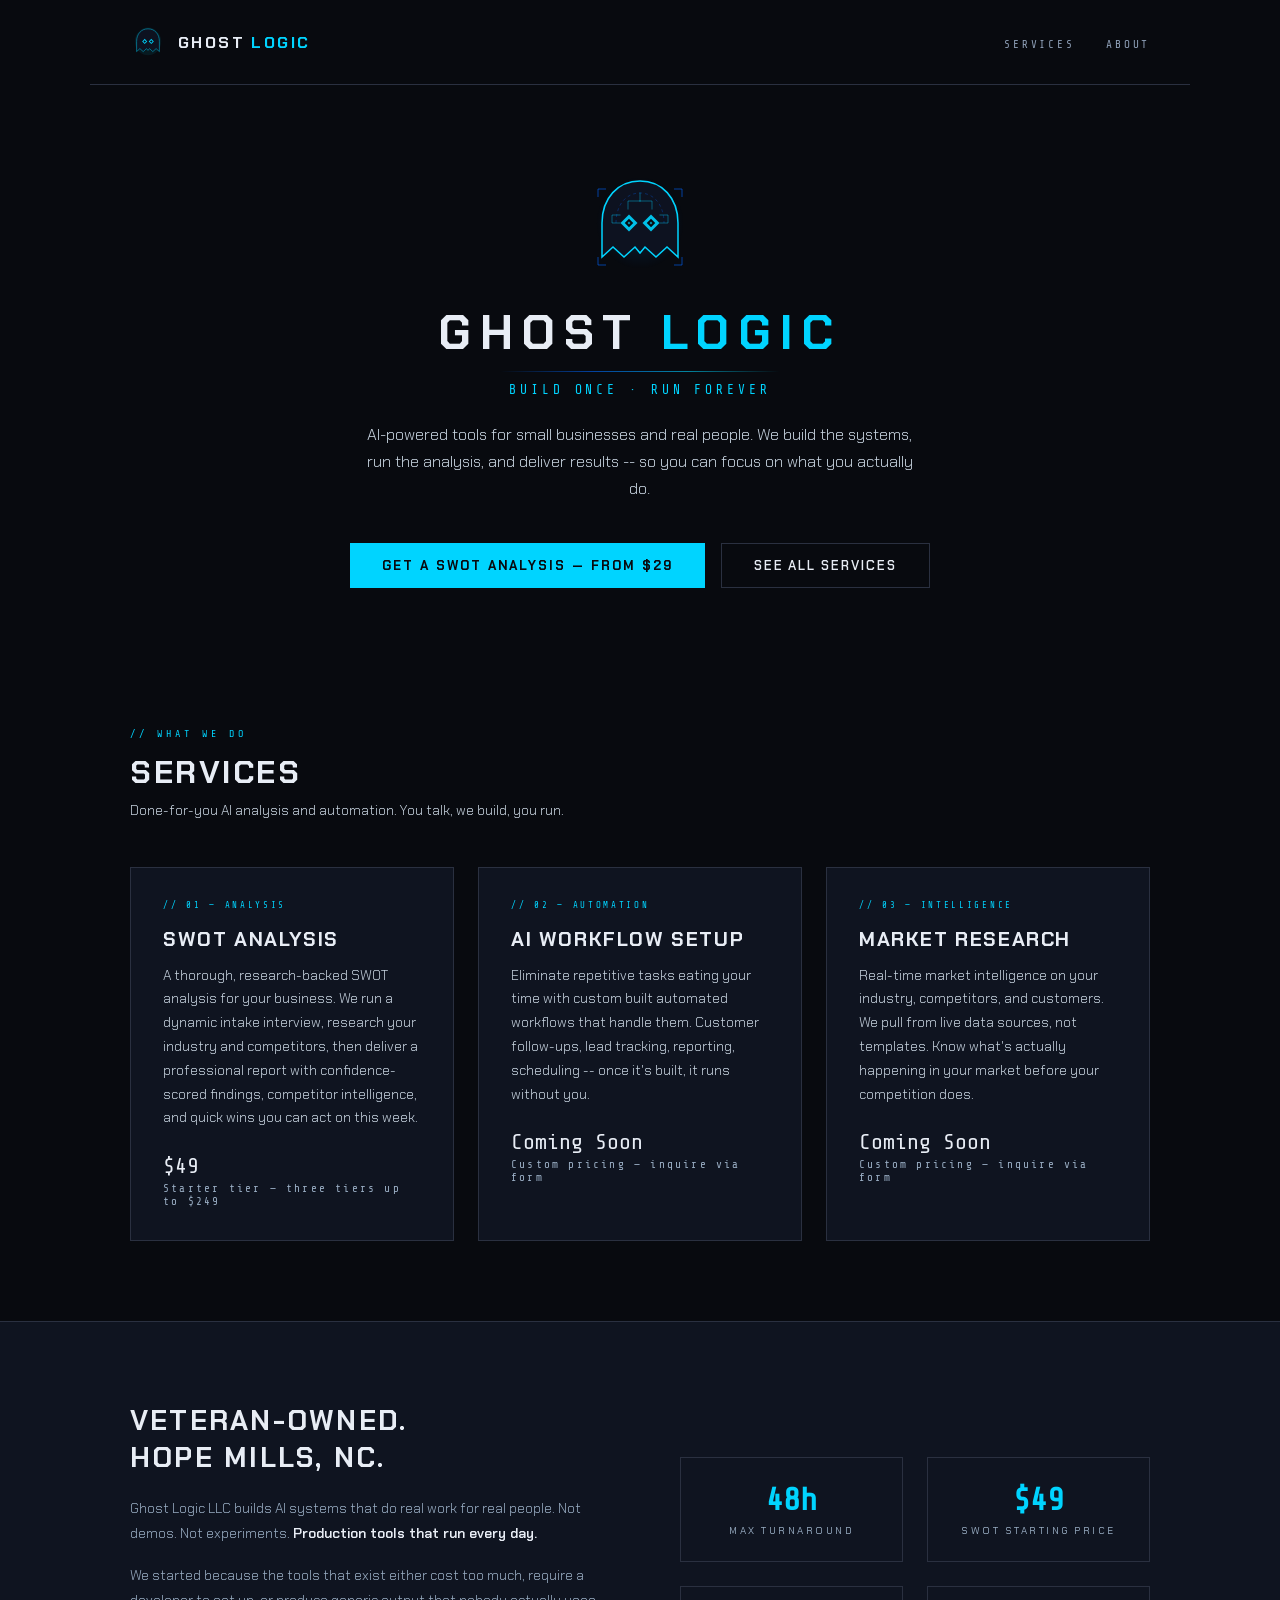
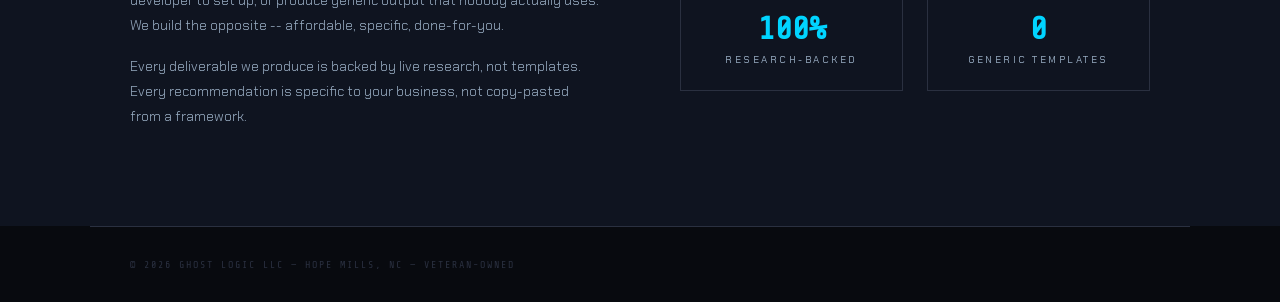
<file: index.html>
<!DOCTYPE html>
<html lang="en">
<head>
<meta charset="UTF-8">
<meta name="google-site-verification" content="r3h_MjZS3n-LAgkHq1RQ7MuhJ07G_Qa5Kz-SYkpijDU">
<meta name="viewport" content="width=device-width, initial-scale=1.0">
<title>Ghost Logic LLC -- AI-Powered Tools for Real People</title>
<meta name="description" content="Ghost Logic LLC builds AI-powered automation tools for small businesses and everyday people. Veteran-owned. Hope Mills, NC.">
<style>
@import url('https://fonts.googleapis.com/css2?family=Share+Tech+Mono&family=Chakra+Petch:wght@300;400;600;700&display=swap');

*, *::before, *::after { box-sizing: border-box; margin: 0; padding: 0; }

:root {
  --bg: #080a0f;
  --ghost: #e8edf5;
  --accent: #00d4ff;
  --accent2: #0066ff;
  --dim: #2a3040;
  --mid: #9aaec4;
}

body {
  background: var(--bg);
  color: var(--ghost);
  font-family: 'Chakra Petch', sans-serif;
  min-height: 100vh;
  display: flex;
  flex-direction: column;
  align-items: center;
}

/* NAV */
nav {
  width: 100%;
  max-width: 1100px;
  display: flex;
  align-items: center;
  justify-content: space-between;
  padding: 24px 40px;
  border-bottom: 1px solid var(--dim);
}

.nav-logo {
  display: flex;
  align-items: center;
  gap: 12px;
  text-decoration: none;
}

.nav-logo svg { width: 36px; height: 36px; }

.nav-name {
  font-weight: 700;
  font-size: 16px;
  letter-spacing: 0.15em;
  text-transform: uppercase;
  color: var(--ghost);
}

.nav-name span { color: var(--accent); }

.nav-links {
  display: flex;
  gap: 32px;
  list-style: none;
}

.nav-links a {
  font-family: 'Share Tech Mono', monospace;
  font-size: 11px;
  letter-spacing: 0.25em;
  text-transform: uppercase;
  color: #8fa0b8;
  text-decoration: none;
  transition: color 0.2s;
}

.nav-links a:hover { color: var(--accent); }

/* HERO */
.hero {
  display: flex;
  flex-direction: column;
  align-items: center;
  text-align: center;
  padding: 80px 40px 60px;
  max-width: 800px;
}

.logo-icon {
  position: relative;
  width: 120px;
  height: 120px;
  margin-bottom: 24px;
}

.ghost-svg { width: 100%; height: 100%; overflow: visible; }

.trace {
  stroke-dasharray: 300;
  stroke-dashoffset: 300;
  animation: drawTrace 1.4s ease 0.3s forwards;
}

@keyframes drawTrace {
  to { stroke-dashoffset: 0; }
}

.scan-rect {
  animation: scan 3.5s linear 1.6s infinite;
  opacity: 0;
}

@keyframes scan {
  0% { transform: translateY(-60px); opacity: 0; }
  10% { opacity: 0.25; }
  90% { opacity: 0.25; }
  100% { transform: translateY(120px); opacity: 0; }
}

.eye-left, .eye-right {
  animation: blink 4s ease 2s infinite;
  transform-origin: center;
}

@keyframes blink {
  0%, 90%, 100% { transform: scaleY(1); }
  95% { transform: scaleY(0.05); }
}

.ghost-glow {
  animation: pulse 3s ease-in-out 1.8s infinite;
}

@keyframes pulse {
  0%, 100% { opacity: 0.12; }
  50% { opacity: 0.28; }
}

.hero-name {
  font-weight: 700;
  font-size: 48px;
  letter-spacing: 0.18em;
  text-transform: uppercase;
  line-height: 1;
  margin-bottom: 4px;
}

.hero-name span { color: var(--accent); }

.hero-rule {
  width: 280px;
  height: 1px;
  background: linear-gradient(90deg, transparent, var(--accent2), var(--accent), transparent);
  margin: 10px auto;
  opacity: 0.6;
}

.hero-tagline {
  font-family: 'Share Tech Mono', monospace;
  font-size: 13px;
  letter-spacing: 0.3em;
  color: var(--accent);
  text-transform: uppercase;
  margin-bottom: 24px;
}

.hero-sub {
  font-size: 16px;
  font-weight: 300;
  color: #c8d4e0;
  line-height: 1.7;
  max-width: 560px;
  margin-bottom: 40px;
}

.hero-cta {
  display: flex;
  gap: 16px;
  flex-wrap: wrap;
  justify-content: center;
}

.btn-primary {
  background: var(--accent);
  color: var(--bg);
  font-family: 'Chakra Petch', sans-serif;
  font-weight: 700;
  font-size: 13px;
  letter-spacing: 0.15em;
  text-transform: uppercase;
  padding: 14px 32px;
  text-decoration: none;
  transition: background 0.2s;
}

.btn-primary:hover { background: #00b8e0; }

.btn-secondary {
  background: transparent;
  color: var(--ghost);
  font-family: 'Chakra Petch', sans-serif;
  font-weight: 600;
  font-size: 13px;
  letter-spacing: 0.15em;
  text-transform: uppercase;
  padding: 13px 32px;
  text-decoration: none;
  border: 1px solid var(--dim);
  transition: border-color 0.2s;
}

.btn-secondary:hover { border-color: var(--accent); color: var(--accent); }

/* SERVICES */
.section {
  width: 100%;
  max-width: 1100px;
  padding: 80px 40px;
}

.section-label {
  font-family: 'Share Tech Mono', monospace;
  font-size: 10px;
  letter-spacing: 0.4em;
  color: var(--accent);
  text-transform: uppercase;
  margin-bottom: 12px;
}

.section-title {
  font-size: 32px;
  font-weight: 700;
  letter-spacing: 0.08em;
  text-transform: uppercase;
  margin-bottom: 8px;
}

.section-sub {
  font-size: 14px;
  color: #c8d4e0;
  font-weight: 300;
  margin-bottom: 48px;
  max-width: 560px;
}

.services-grid {
  display: grid;
  grid-template-columns: repeat(auto-fit, minmax(300px, 1fr));
  gap: 24px;
}

.service-card {
  background: #0f1420;
  border: 1px solid var(--dim);
  padding: 32px;
  transition: border-color 0.2s;
}

.service-card:hover { border-color: var(--accent); }

.service-tag {
  font-family: 'Share Tech Mono', monospace;
  font-size: 9px;
  letter-spacing: 0.3em;
  color: var(--accent);
  text-transform: uppercase;
  margin-bottom: 16px;
}

.service-name {
  font-size: 20px;
  font-weight: 700;
  letter-spacing: 0.08em;
  text-transform: uppercase;
  margin-bottom: 12px;
}

.service-desc {
  font-size: 14px;
  color: #c8d4e0;
  line-height: 1.7;
  font-weight: 300;
  margin-bottom: 24px;
}

.service-price {
  font-family: 'Share Tech Mono', monospace;
  font-size: 22px;
  color: var(--ghost);
}

.service-price .price-note {
  font-size: 11px;
  color: var(--mid);
  letter-spacing: 0.2em;
  display: block;
  margin-top: 4px;
}

/* ABOUT */
.about-section {
  width: 100%;
  border-top: 1px solid var(--dim);
  background: #0f1420;
}

.about-inner {
  max-width: 1100px;
  margin: 0 auto;
  padding: 80px 40px;
  display: grid;
  grid-template-columns: 1fr 1fr;
  gap: 80px;
  align-items: center;
}

.about-text h2 {
  font-size: 28px;
  font-weight: 700;
  letter-spacing: 0.08em;
  text-transform: uppercase;
  margin-bottom: 20px;
}

.about-text p {
  font-size: 14px;
  color: var(--mid);
  line-height: 1.8;
  font-weight: 300;
  margin-bottom: 16px;
}

.about-text p strong {
  color: var(--ghost);
  font-weight: 600;
}

.about-stats {
  display: grid;
  grid-template-columns: 1fr 1fr;
  gap: 24px;
}

.stat {
  border: 1px solid var(--dim);
  padding: 24px;
  text-align: center;
}

.stat-num {
  font-size: 32px;
  font-weight: 700;
  color: var(--accent);
  font-family: 'Share Tech Mono', monospace;
}

.stat-label {
  font-size: 10px;
  letter-spacing: 0.25em;
  color: var(--mid);
  text-transform: uppercase;
  margin-top: 6px;
}

/* FOOTER */
footer {
  width: 100%;
  border-top: 1px solid var(--dim);
  padding: 32px 40px;
  display: flex;
  align-items: center;
  justify-content: space-between;
  max-width: 1100px;
}

.footer-copy {
  font-family: 'Share Tech Mono', monospace;
  font-size: 10px;
  color: var(--dim);
  letter-spacing: 0.2em;
}

.footer-contact a {
  font-family: 'Share Tech Mono', monospace;
  font-size: 10px;
  color: var(--mid);
  letter-spacing: 0.2em;
  text-decoration: none;
}

.footer-contact a:hover { color: var(--accent); }

@keyframes fadeIn {
  from { opacity: 0; transform: translateY(10px); }
  to { opacity: 1; transform: translateY(0); }
}

.hero { animation: fadeIn 0.8s ease both; }

@media (max-width: 768px) {
  .hero-name { font-size: 32px; }
  .about-inner { grid-template-columns: 1fr; gap: 40px; }
  nav { padding: 20px 24px; }
  .nav-links { display: none; }
  .section { padding: 60px 24px; }
  footer { flex-direction: column; gap: 12px; text-align: center; }
}
</style>
</head>
<body>

<nav>
  <a class="nav-logo" href="/">
    <svg viewBox="0 0 120 120" fill="none" xmlns="http://www.w3.org/2000/svg">
      <ellipse cx="60" cy="58" rx="44" ry="46" fill="#00d4ff" opacity="0.08"/>
      <path d="M22 58 C22 33 38 16 60 16 C82 16 98 33 98 58 L98 92 L87 82 L76 92 L65 82 L60 88 L55 82 L44 92 L33 82 L22 92 Z"
        fill="#0d1220" stroke="#00d4ff" stroke-width="1.5"/>
      <rect x="43" y="52" width="12" height="12" fill="#00d4ff" transform="rotate(45 49 58)" opacity="0.95"/>
      <rect x="46" y="55" width="6" height="6" fill="#080a0f" transform="rotate(45 49 58)"/>
      <rect x="65" y="52" width="12" height="12" fill="#00d4ff" transform="rotate(45 71 58)" opacity="0.95"/>
      <rect x="68" y="55" width="6" height="6" fill="#080a0f" transform="rotate(45 71 58)"/>
    </svg>
    <span class="nav-name">GHOST <span>LOGIC</span></span>
  </a>
  <ul class="nav-links">
    <li><a href="#services">Services</a></li>
    <li><a href="#about">About</a></li>
    
  </ul>
</nav>

<!-- HERO -->
<section class="hero">
  <div class="logo-icon">
    <svg class="ghost-svg" viewBox="0 0 120 120" fill="none" xmlns="http://www.w3.org/2000/svg">
      <ellipse class="ghost-glow" cx="60" cy="58" rx="44" ry="46" fill="url(#glowGrad)"/>
      <clipPath id="ghostClip">
        <path d="M22 58 C22 33 38 16 60 16 C82 16 98 33 98 58 L98 92 L87 82 L76 92 L65 82 L60 88 L55 82 L44 92 L33 82 L22 92 Z"/>
      </clipPath>
      <rect class="scan-rect" x="18" y="14" width="84" height="6" fill="url(#scanGrad)" clip-path="url(#ghostClip)"/>
      <path d="M22 58 C22 33 38 16 60 16 C82 16 98 33 98 58 L98 92 L87 82 L76 92 L65 82 L60 88 L55 82 L44 92 L33 82 L22 92 Z"
        fill="#0d1220" stroke="#00d4ff" stroke-width="1.5" stroke-linejoin="miter"/>
      <path d="M36 58 C36 40 46 28 60 28 C74 28 84 40 84 58"
        stroke="#0066ff" stroke-width="0.6" stroke-dasharray="3 3" opacity="0.5"/>
      <path class="trace"
        d="M60 28 L60 36 M60 36 L48 36 L48 44 M60 36 L72 36 L72 44 M40 58 L32 58 L32 50 L40 50 M80 58 L88 58 L88 50 L80 50"
        stroke="#00d4ff" stroke-width="0.8" stroke-linecap="square" opacity="0.5"/>
      <g class="eye-left">
        <rect x="43" y="52" width="12" height="12" fill="#00d4ff" transform="rotate(45 49 58)" opacity="0.9"/>
        <rect x="46" y="55" width="6" height="6" fill="#080a0f" transform="rotate(45 49 58)"/>
        <rect x="48" y="57" width="2" height="2" fill="#00d4ff" transform="rotate(45 49 58)" opacity="0.7"/>
      </g>
      <g class="eye-right">
        <rect x="65" y="52" width="12" height="12" fill="#00d4ff" transform="rotate(45 71 58)" opacity="0.9"/>
        <rect x="68" y="55" width="6" height="6" fill="#080a0f" transform="rotate(45 71 58)"/>
        <rect x="70" y="57" width="2" height="2" fill="#00d4ff" transform="rotate(45 71 58)" opacity="0.7"/>
      </g>
      <line x1="18" y1="24" x2="26" y2="24" stroke="#0066ff" stroke-width="1" opacity="0.6"/>
      <line x1="18" y1="24" x2="18" y2="32" stroke="#0066ff" stroke-width="1" opacity="0.6"/>
      <line x1="102" y1="24" x2="94" y2="24" stroke="#0066ff" stroke-width="1" opacity="0.6"/>
      <line x1="102" y1="24" x2="102" y2="32" stroke="#0066ff" stroke-width="1" opacity="0.6"/>
      <line x1="18" y1="100" x2="26" y2="100" stroke="#0066ff" stroke-width="1" opacity="0.6"/>
      <line x1="18" y1="100" x2="18" y2="92" stroke="#0066ff" stroke-width="1" opacity="0.6"/>
      <line x1="102" y1="100" x2="94" y2="100" stroke="#0066ff" stroke-width="1" opacity="0.6"/>
      <line x1="102" y1="100" x2="102" y2="92" stroke="#0066ff" stroke-width="1" opacity="0.6"/>
      <defs>
        <radialGradient id="glowGrad" cx="50%" cy="50%" r="50%">
          <stop offset="0%" stop-color="#00d4ff" stop-opacity="0.18"/>
          <stop offset="100%" stop-color="#0066ff" stop-opacity="0"/>
        </radialGradient>
        <linearGradient id="scanGrad" x1="0%" y1="0%" x2="100%" y2="0%">
          <stop offset="0%" stop-color="#00d4ff" stop-opacity="0"/>
          <stop offset="50%" stop-color="#00d4ff" stop-opacity="0.7"/>
          <stop offset="100%" stop-color="#00d4ff" stop-opacity="0"/>
        </linearGradient>
      </defs>
    </svg>
  </div>

  <div class="hero-name">GHOST <span>LOGIC</span></div>
  <div class="hero-rule"></div>
  <div class="hero-tagline">Build once &middot; Run forever</div>
  <p class="hero-sub">AI-powered tools for small businesses and real people. We build the systems, run the analysis, and deliver results -- so you can focus on what you actually do.</p>

  <div class="hero-cta">
    <a href="/swot.html" class="btn-primary">Get a SWOT Analysis &mdash; from $29</a>
    <a href="#services" class="btn-secondary">See All Services</a>
  </div>
</section>

<!-- SERVICES -->
<section class="section" id="services">
  <div class="section-label">// What We Do</div>
  <h2 class="section-title">Services</h2>
  <p class="section-sub">Done-for-you AI analysis and automation. You talk, we build, you run.</p>

  <div class="services-grid">

    <div class="service-card">
      <div class="service-tag">// 01 &mdash; Analysis</div>
      <div class="service-name">SWOT Analysis</div>
      <p class="service-desc">A thorough, research-backed SWOT analysis for your business. We run a dynamic intake interview, research your industry and competitors, then deliver a professional report with confidence-scored findings, competitor intelligence, and quick wins you can act on this week.</p>
      <div class="service-price">
        $49
        <span class="price-note">Starter tier &mdash; three tiers up to $249</span>
      </div>
    </div>

    <div class="service-card">
      <div class="service-tag">// 02 &mdash; Automation</div>
      <div class="service-name">AI Workflow Setup</div>
      <p class="service-desc">Eliminate repetitive tasks eating your time with custom built automated workflows that handle them. Customer follow-ups, lead tracking, reporting, scheduling -- once it's built, it runs without you.</p>
      <div class="service-price">
        Coming Soon
        <span class="price-note">Custom pricing &mdash; inquire via form</span>
      </div>
    </div>

    <div class="service-card">
      <div class="service-tag">// 03 &mdash; Intelligence</div>
      <div class="service-name">Market Research</div>
      <p class="service-desc">Real-time market intelligence on your industry, competitors, and customers. We pull from live data sources, not templates. Know what's actually happening in your market before your competition does.</p>
      <div class="service-price">
        Coming Soon
        <span class="price-note">Custom pricing &mdash; inquire via form</span>
      </div>
    </div>

  </div>
</section>

<!-- ABOUT -->
<div class="about-section" id="about">
  <div class="about-inner">
    <div class="about-text">
      <h2>Veteran-Owned.<br>Hope Mills, NC.</h2>
      <p>Ghost Logic LLC builds AI systems that do real work for real people. Not demos. Not experiments. <strong>Production tools that run every day.</strong></p>
      <p>We started because the tools that exist either cost too much, require a developer to set up, or produce generic output that nobody actually uses. We build the opposite -- affordable, specific, done-for-you.</p>
      <p>Every deliverable we produce is backed by live research, not templates. Every recommendation is specific to your business, not copy-pasted from a framework.</p>
    </div>
    <div class="about-stats">
      <div class="stat">
        <div class="stat-num">48h</div>
        <div class="stat-label">Max Turnaround</div>
      </div>
      <div class="stat">
        <div class="stat-num">$49</div>
        <div class="stat-label">SWOT Starting Price</div>
      </div>
      <div class="stat">
        <div class="stat-num">100%</div>
        <div class="stat-label">Research-Backed</div>
      </div>
      <div class="stat">
        <div class="stat-num">0</div>
        <div class="stat-label">Generic Templates</div>
      </div>
    </div>
  </div>
</div>

<footer>
  <div class="footer-copy">&copy; 2026 GHOST LOGIC LLC &mdash; HOPE MILLS, NC &mdash; VETERAN-OWNED</div>
  
</footer>

</body>
</html>
</file>
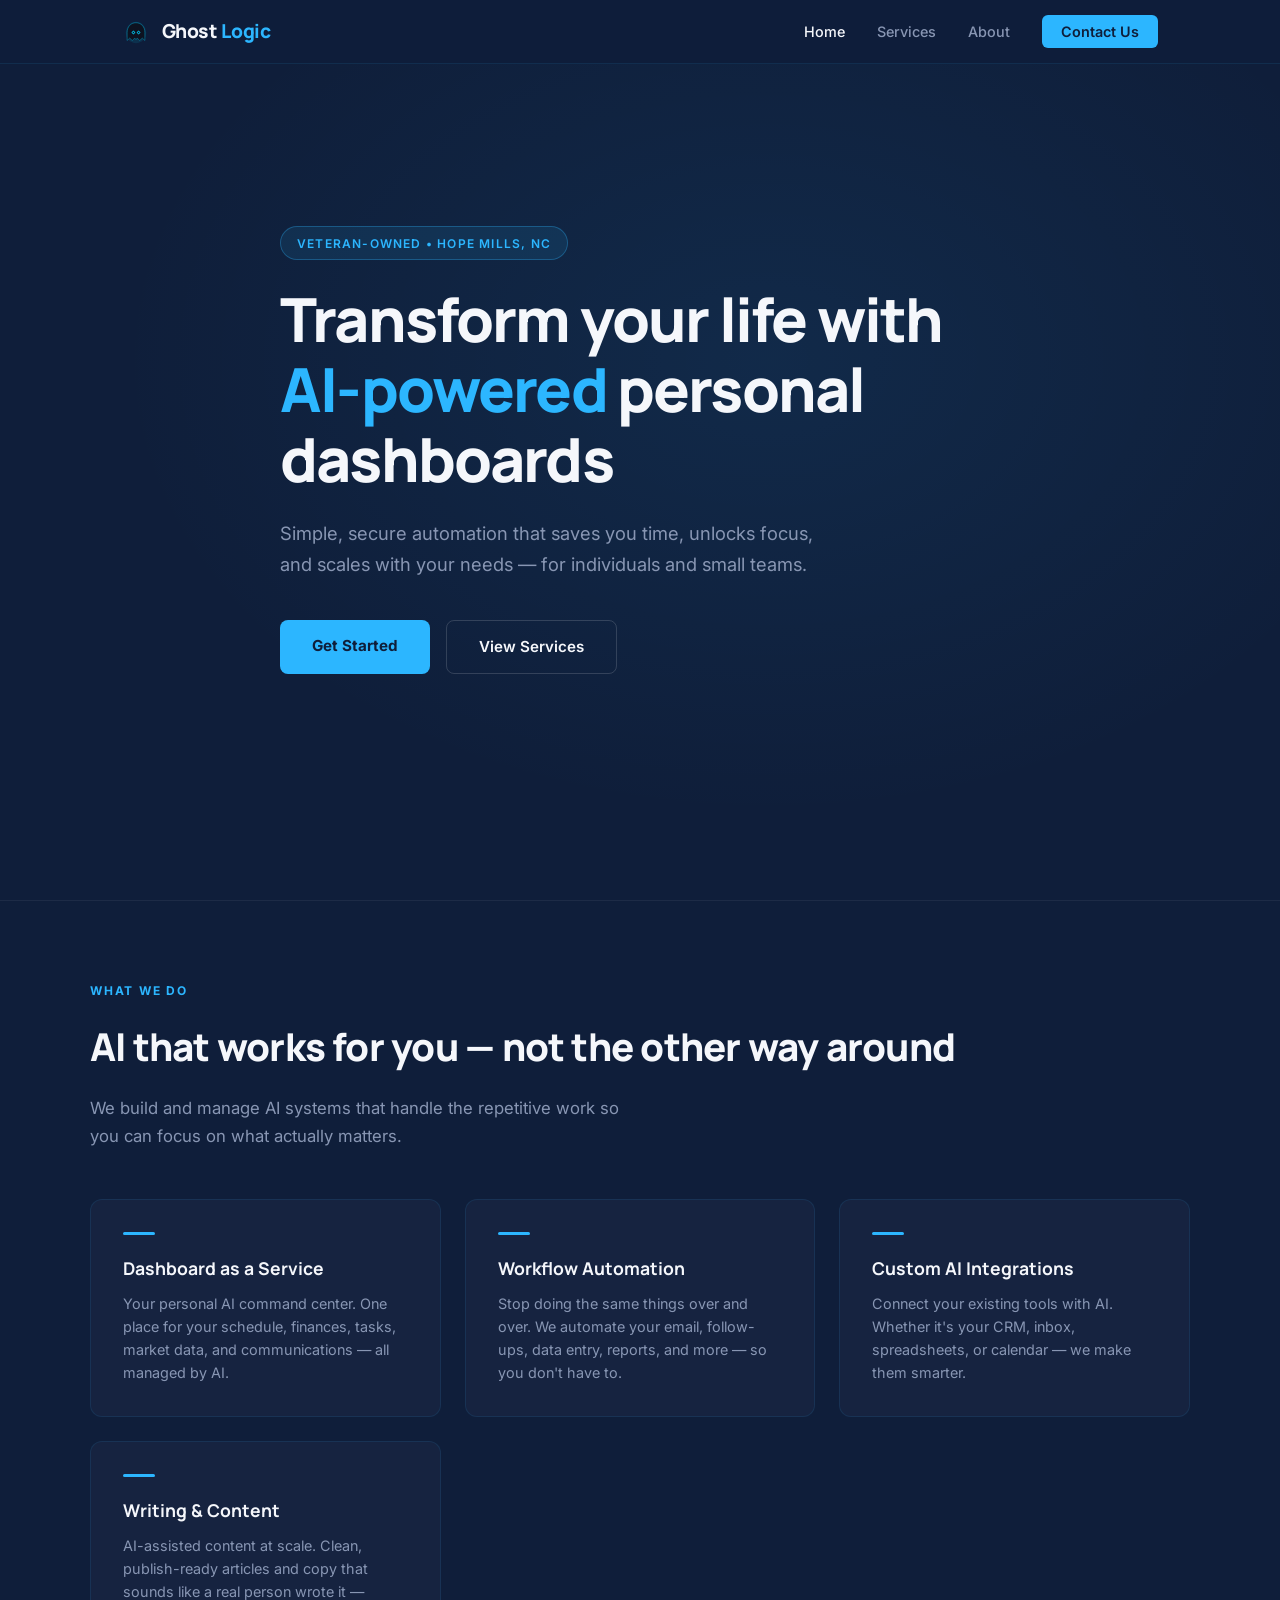
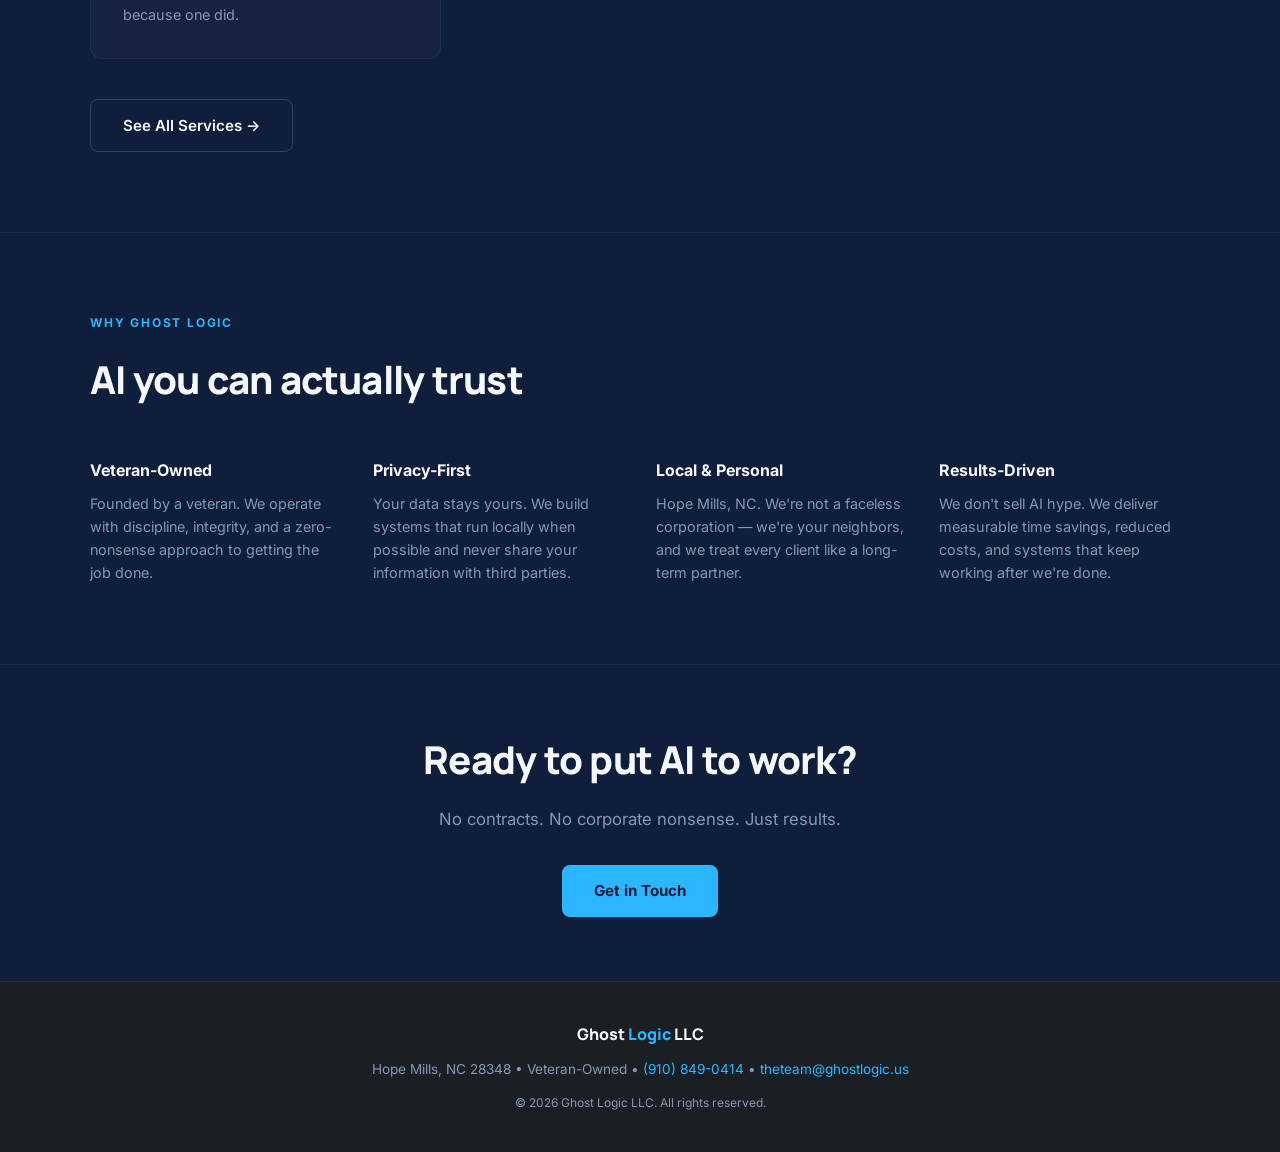
<file: ghost_logic_llc/website/index.html>
<!DOCTYPE html>
<html lang="en">
<head>
  <meta charset="UTF-8">
  <meta name="viewport" content="width=device-width, initial-scale=1.0">
  <meta name="google-site-verification" content="r3h_MjZS3n-LAgkHq1RQ7MuhJ07G_Qa5Kz-SYkpijDU">
  <title>Ghost Logic LLC — AI-Powered Personal Dashboards</title>
  <meta name="description" content="Veteran-owned AI company in Hope Mills, NC. We build AI-powered personal dashboards and automation services for individuals and small businesses.">
  <link rel="stylesheet" href="style.css">
</head>
<body>

<nav>
  <div class="nav-inner">
    <a href="index.html" class="nav-logo">
      <svg width="28" height="28" viewBox="0 0 120 120" fill="none" xmlns="http://www.w3.org/2000/svg" style="display:inline-block;vertical-align:middle;margin-right:8px">
        <ellipse cx="60" cy="58" rx="44" ry="46" fill="#00d4ff" opacity="0.1"/>
        <path d="M22 58 C22 33 38 16 60 16 C82 16 98 33 98 58 L98 92 L87 82 L76 92 L65 82 L60 88 L55 82 L44 92 L33 82 L22 92 Z" fill="#0d1220" stroke="#00d4ff" stroke-width="1.5"/>
        <rect x="43" y="52" width="12" height="12" fill="#00d4ff" transform="rotate(45 49 58)" opacity="0.95"/>
        <rect x="46" y="55" width="6" height="6" fill="#0d1220" transform="rotate(45 49 58)"/>
        <rect x="65" y="52" width="12" height="12" fill="#00d4ff" transform="rotate(45 71 58)" opacity="0.95"/>
        <rect x="68" y="55" width="6" height="6" fill="#0d1220" transform="rotate(45 71 58)"/>
      </svg>
      Ghost <span>Logic</span>
    </a>
    <ul class="nav-links">
      <li><a href="index.html" class="active">Home</a></li>
      <li><a href="services.html">Services</a></li>
      <li><a href="about.html">About</a></li>
      <li><a href="contact.html" class="nav-cta">Contact Us</a></li>
    </ul>
  </div>
</nav>

<!-- HERO -->
<section class="hero">
  <div class="container">
    <div class="hero-badge">Veteran-Owned &bull; Hope Mills, NC</div>
    <h1>Transform your life with <span>AI-powered</span> personal dashboards</h1>
    <p>Simple, secure automation that saves you time, unlocks focus, and scales with your needs — for individuals and small teams.</p>
    <div class="btn-group">
      <a href="contact.html" class="btn-primary">Get Started</a>
      <a href="services.html" class="btn-secondary">View Services</a>
    </div>
  </div>
</section>

<hr class="divider">

<!-- SERVICES PREVIEW -->
<section>
  <div class="container">
    <div class="section-label">What We Do</div>
    <h2 class="section-title">AI that works for you — not the other way around</h2>
    <p class="section-sub">We build and manage AI systems that handle the repetitive work so you can focus on what actually matters.</p>

    <div class="card-grid">
      <div class="card">
        
        <h3>Dashboard as a Service</h3>
        <p>Your personal AI command center. One place for your schedule, finances, tasks, market data, and communications — all managed by AI.</p>
      </div>
      <div class="card">
        
        <h3>Workflow Automation</h3>
        <p>Stop doing the same things over and over. We automate your email, follow-ups, data entry, reports, and more — so you don't have to.</p>
      </div>
      <div class="card">
        
        <h3>Custom AI Integrations</h3>
        <p>Connect your existing tools with AI. Whether it's your CRM, inbox, spreadsheets, or calendar — we make them smarter.</p>
      </div>
      <div class="card">
        
        <h3>Writing &amp; Content</h3>
        <p>AI-assisted content at scale. Clean, publish-ready articles and copy that sounds like a real person wrote it — because one did.</p>
      </div>
    </div>

    <div style="margin-top: 2.5rem;">
      <a href="services.html" class="btn-secondary">See All Services &rarr;</a>
    </div>
  </div>
</section>

<hr class="divider">

<!-- WHY GHOST LOGIC -->
<section>
  <div class="container">
    <div class="section-label">Why Ghost Logic</div>
    <h2 class="section-title">AI you can actually trust</h2>
    <div class="why-grid">
      <div class="why-item">
        
        <h4>Veteran-Owned</h4>
        <p>Founded by a veteran. We operate with discipline, integrity, and a zero-nonsense approach to getting the job done.</p>
      </div>
      <div class="why-item">
        
        <h4>Privacy-First</h4>
        <p>Your data stays yours. We build systems that run locally when possible and never share your information with third parties.</p>
      </div>
      <div class="why-item">
        
        <h4>Local &amp; Personal</h4>
        <p>Hope Mills, NC. We're not a faceless corporation — we're your neighbors, and we treat every client like a long-term partner.</p>
      </div>
      <div class="why-item">
        
        <h4>Results-Driven</h4>
        <p>We don't sell AI hype. We deliver measurable time savings, reduced costs, and systems that keep working after we're done.</p>
      </div>
    </div>
  </div>
</section>

<hr class="divider">

<!-- CTA STRIP -->
<section style="text-align: center; padding: 4rem 2rem;">
  <div class="container">
    <h2 class="section-title">Ready to put AI to work?</h2>
    <p style="color: var(--text-dim); margin-bottom: 2rem; font-size: 1.05rem;">No contracts. No corporate nonsense. Just results.</p>
    <a href="contact.html" class="btn-primary">Get in Touch</a>
  </div>
</section>

<footer>
  <div class="container">
    <span class="footer-logo">Ghost <span>Logic</span> LLC</span>
    <p>Hope Mills, NC 28348 &bull; Veteran-Owned &bull; <a href="tel:9108490414">(910) 849-0414</a> &bull; <a href="mailto:theteam@ghostlogic.us">theteam@ghostlogic.us</a></p>
    <p style="margin-top: 0.75rem; font-size: 0.75rem;">&copy; 2026 Ghost Logic LLC. All rights reserved.</p>
  </div>
</footer>

</body>
</html>
</file>
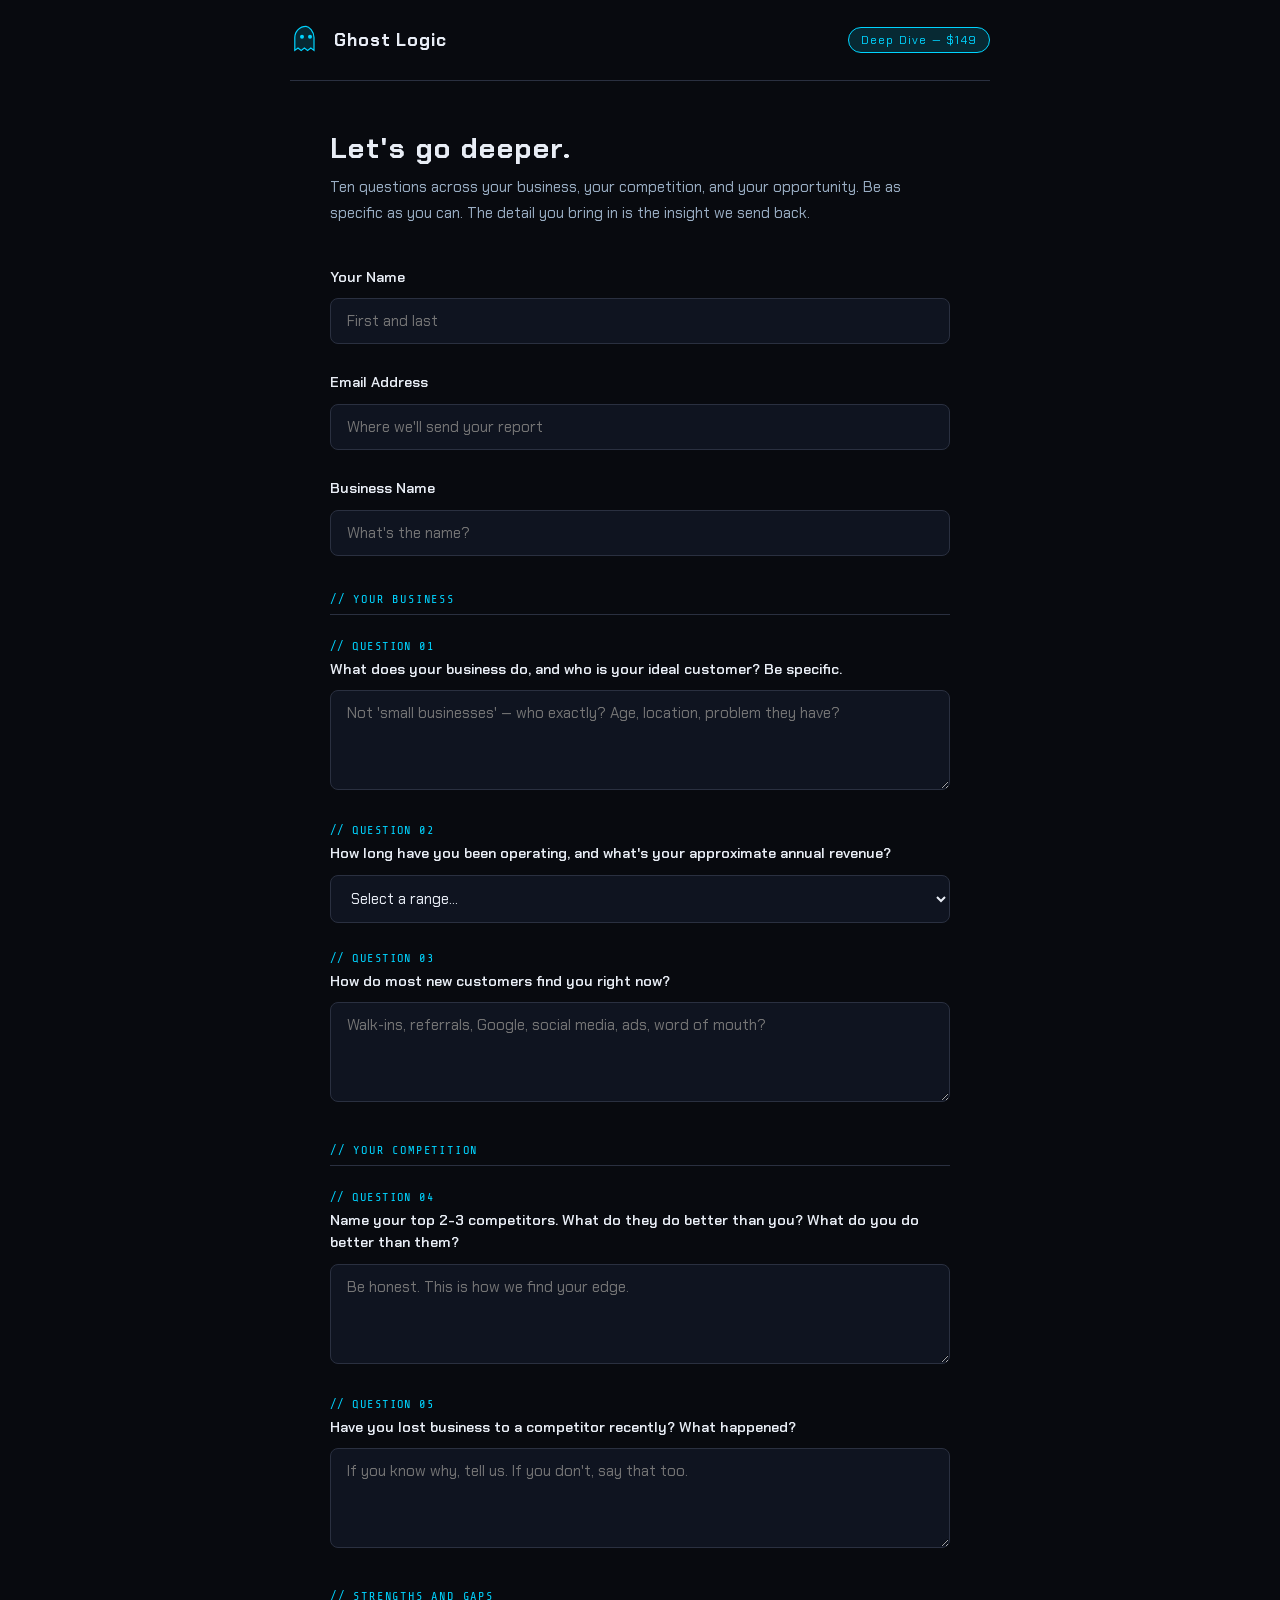
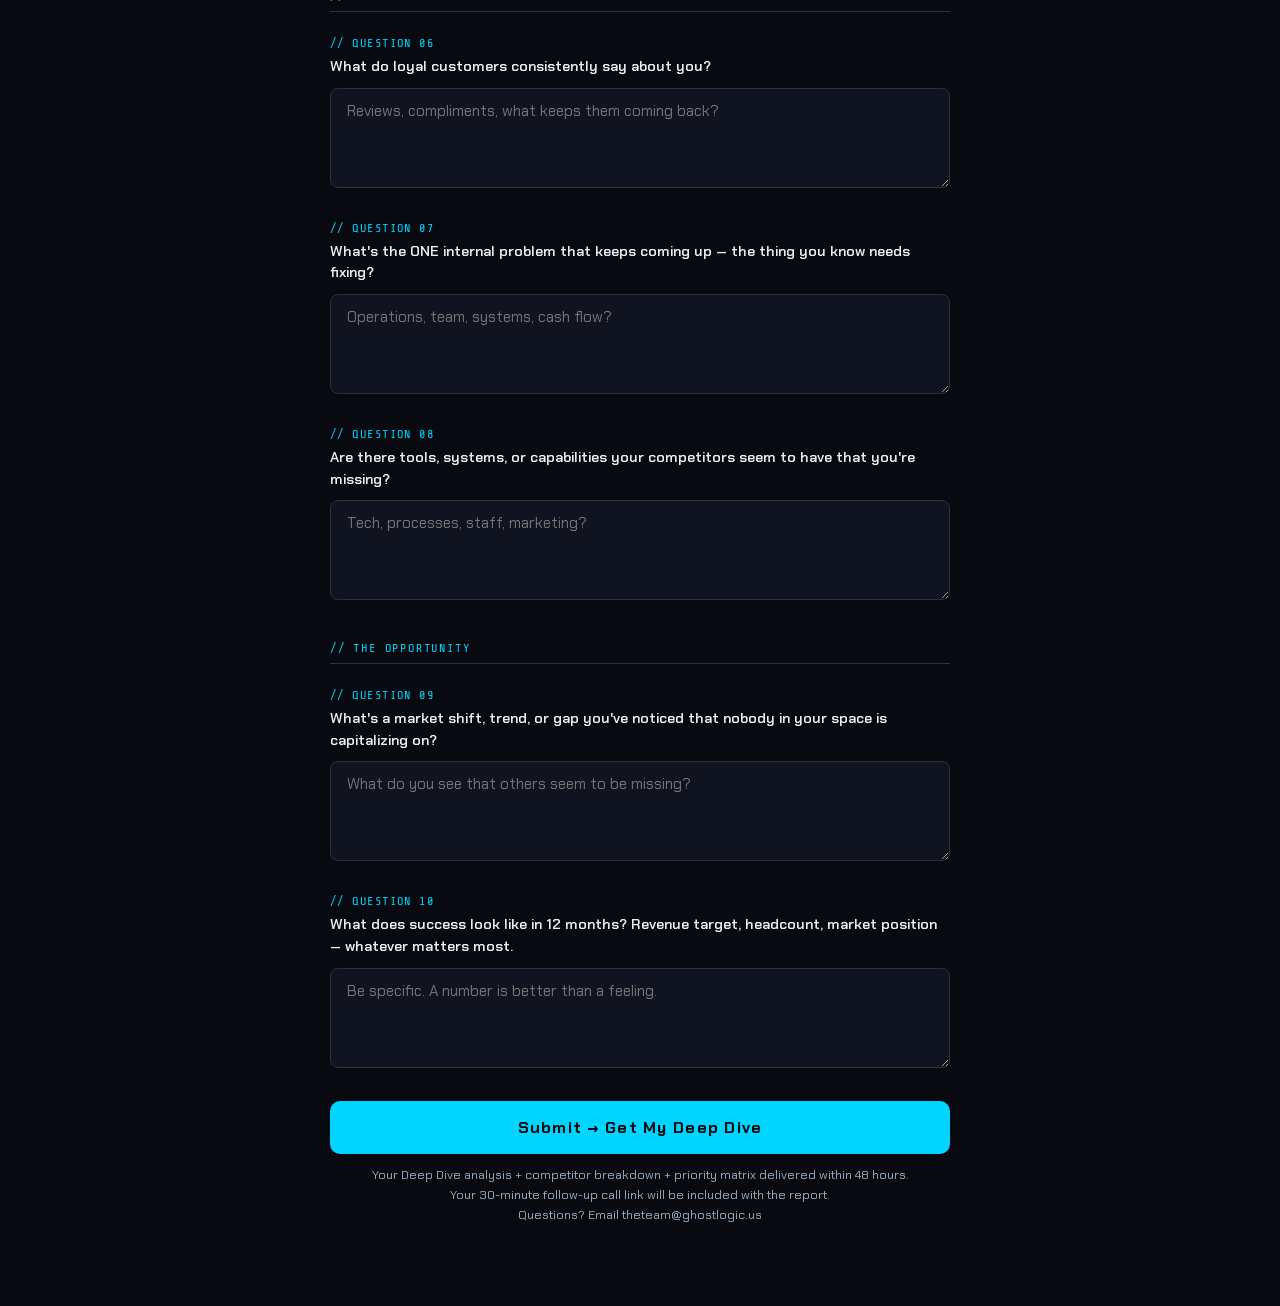
<file: intake-deep.html>
<!DOCTYPE html>
<html lang="en">
<head>
<meta charset="UTF-8">
<meta name="viewport" content="width=device-width, initial-scale=1.0">
<title>Deep Dive Intake -- Ghost Logic LLC</title>
<style>
@import url('https://fonts.googleapis.com/css2?family=Share+Tech+Mono&family=Chakra+Petch:wght@300;400;600;700&display=swap');

*, *::before, *::after { box-sizing: border-box; margin: 0; padding: 0; }

:root {
  --bg: #080a0f;
  --ghost: #e8edf5;
  --accent: #00d4ff;
  --accent2: #0066ff;
  --dim: #2a3040;
  --mid: #9aaec4;
  --card: #0f1420;
}

body {
  background: var(--bg);
  color: var(--ghost);
  font-family: 'Chakra Petch', sans-serif;
  min-height: 100vh;
  display: flex;
  flex-direction: column;
  align-items: center;
  padding: 0 20px 80px;
}

nav {
  width: 100%;
  max-width: 700px;
  display: flex;
  align-items: center;
  justify-content: space-between;
  padding: 24px 0;
  border-bottom: 1px solid var(--dim);
  margin-bottom: 48px;
}

.nav-logo {
  display: flex;
  align-items: center;
  gap: 12px;
  text-decoration: none;
  color: var(--ghost);
  font-weight: 700;
  font-size: 1.1rem;
  letter-spacing: 0.05em;
}

.nav-logo svg { width: 32px; height: 32px; }

.tier-badge {
  background: rgba(0,212,255,0.15);
  border: 1px solid var(--accent);
  color: var(--accent);
  font-size: 0.75rem;
  letter-spacing: 0.1em;
  padding: 4px 12px;
  border-radius: 20px;
}

.container { width: 100%; max-width: 620px; }
.page-header { margin-bottom: 40px; }

h1 {
  font-size: 1.8rem;
  font-weight: 700;
  letter-spacing: 0.05em;
  margin-bottom: 8px;
}

.subtitle {
  color: var(--mid);
  font-size: 0.95rem;
  line-height: 1.7;
}

.section-header {
  font-size: 0.75rem;
  color: var(--accent);
  letter-spacing: 0.15em;
  text-transform: uppercase;
  font-family: 'Share Tech Mono', monospace;
  border-bottom: 1px solid var(--dim);
  padding-bottom: 8px;
  margin: 36px 0 24px;
}

.q-num {
  font-size: 0.75rem;
  color: var(--accent);
  letter-spacing: 0.12em;
  text-transform: uppercase;
  margin-bottom: 6px;
  font-family: 'Share Tech Mono', monospace;
}

.form-group { margin-bottom: 28px; }

label {
  display: block;
  font-size: 0.9rem;
  font-weight: 600;
  color: var(--ghost);
  margin-bottom: 10px;
  line-height: 1.5;
}

input[type="text"],
input[type="email"],
select,
textarea {
  width: 100%;
  background: var(--card);
  border: 1px solid var(--dim);
  border-radius: 8px;
  color: var(--ghost);
  font-family: 'Chakra Petch', sans-serif;
  font-size: 0.95rem;
  padding: 12px 16px;
  outline: none;
  transition: border-color 0.2s;
}

input[type="text"]:focus,
input[type="email"]:focus,
select:focus,
textarea:focus { border-color: var(--accent); }

select option { background: var(--card); }
textarea { resize: vertical; min-height: 100px; }

.submit-btn {
  display: block;
  width: 100%;
  padding: 16px;
  background: var(--accent);
  color: var(--bg);
  border: none;
  border-radius: 10px;
  font-family: 'Chakra Petch', sans-serif;
  font-size: 1rem;
  font-weight: 700;
  letter-spacing: 0.08em;
  cursor: pointer;
  transition: background 0.2s;
  margin-top: 8px;
}

.submit-btn:hover { background: #00b8e0; }

.note {
  text-align: center;
  color: var(--mid);
  font-size: 0.78rem;
  margin-top: 12px;
  line-height: 1.6;
}
</style>
</head>
<body>

<nav>
  <a class="nav-logo" href="/">
    <svg viewBox="0 0 40 40" fill="none" xmlns="http://www.w3.org/2000/svg">
      <path d="M20 3C12.268 3 6 9.268 6 17v16l4-3 4 3 4-3 4 3 4-3 4 3V17C30 9.268 23.732 3 20 3z" fill="#00d4ff" opacity="0.15"/>
      <path d="M20 3C12.268 3 6 9.268 6 17v16l4-3 4 3 4-3 4 3 4-3 4 3V17C30 9.268 23.732 3 20 3z" stroke="#00d4ff" stroke-width="1.5" fill="none"/>
      <circle cx="15" cy="16" r="2.5" fill="#00d4ff"/>
      <circle cx="25" cy="16" r="2.5" fill="#00d4ff"/>
    </svg>
    Ghost Logic
  </a>
  <span class="tier-badge">Deep Dive &mdash; $149</span>
</nav>

<div class="container">
  <div class="page-header">
    <h1>Let's go deeper.</h1>
    <p class="subtitle">Ten questions across your business, your competition, and your opportunity. Be as specific as you can. The detail you bring in is the insight we send back.</p>
  </div>

  <form action="https://formspree.io/f/xyklbnzl" method="POST">
    <input type="hidden" name="_subject" value="New Deep Dive Intake - Ghost Logic">
    <input type="hidden" name="_next" value="https://ghostlogic.us/intake-done.html">
    <input type="hidden" name="tier" value="Deep Dive ($149)">

    <div class="form-group">
      <label for="name">Your Name</label>
      <input type="text" id="name" name="name" placeholder="First and last" required />
    </div>

    <div class="form-group">
      <label for="email">Email Address</label>
      <input type="email" id="email" name="email" placeholder="Where we'll send your report" required />
    </div>

    <div class="form-group">
      <label for="biz">Business Name</label>
      <input type="text" id="biz" name="business_name" placeholder="What's the name?" required />
    </div>

    <div class="section-header">// Your Business</div>

    <div class="form-group">
      <div class="q-num">// Question 01</div>
      <label for="q1">What does your business do, and who is your ideal customer? Be specific.</label>
      <textarea id="q1" name="q1_what_you_do" placeholder="Not 'small businesses' — who exactly? Age, location, problem they have?" required></textarea>
    </div>

    <div class="form-group">
      <div class="q-num">// Question 02</div>
      <label for="q2">How long have you been operating, and what's your approximate annual revenue?</label>
      <select id="q2" name="q2_revenue" required>
        <option value="">Select a range...</option>
        <option>Pre-revenue / just starting</option>
        <option>Under $50K</option>
        <option>$50K - $150K</option>
        <option>$150K - $500K</option>
        <option>$500K+</option>
      </select>
    </div>

    <div class="form-group">
      <div class="q-num">// Question 03</div>
      <label for="q3">How do most new customers find you right now?</label>
      <textarea id="q3" name="q3_acquisition" placeholder="Walk-ins, referrals, Google, social media, ads, word of mouth?" required></textarea>
    </div>

    <div class="section-header">// Your Competition</div>

    <div class="form-group">
      <div class="q-num">// Question 04</div>
      <label for="q4">Name your top 2-3 competitors. What do they do better than you? What do you do better than them?</label>
      <textarea id="q4" name="q4_competitors" placeholder="Be honest. This is how we find your edge." required></textarea>
    </div>

    <div class="form-group">
      <div class="q-num">// Question 05</div>
      <label for="q5">Have you lost business to a competitor recently? What happened?</label>
      <textarea id="q5" name="q5_lost_business" placeholder="If you know why, tell us. If you don't, say that too." required></textarea>
    </div>

    <div class="section-header">// Strengths and Gaps</div>

    <div class="form-group">
      <div class="q-num">// Question 06</div>
      <label for="q6">What do loyal customers consistently say about you?</label>
      <textarea id="q6" name="q6_strengths" placeholder="Reviews, compliments, what keeps them coming back?" required></textarea>
    </div>

    <div class="form-group">
      <div class="q-num">// Question 07</div>
      <label for="q7">What's the ONE internal problem that keeps coming up — the thing you know needs fixing?</label>
      <textarea id="q7" name="q7_weakness" placeholder="Operations, team, systems, cash flow?" required></textarea>
    </div>

    <div class="form-group">
      <div class="q-num">// Question 08</div>
      <label for="q8">Are there tools, systems, or capabilities your competitors seem to have that you're missing?</label>
      <textarea id="q8" name="q8_gaps" placeholder="Tech, processes, staff, marketing?" required></textarea>
    </div>

    <div class="section-header">// The Opportunity</div>

    <div class="form-group">
      <div class="q-num">// Question 09</div>
      <label for="q9">What's a market shift, trend, or gap you've noticed that nobody in your space is capitalizing on?</label>
      <textarea id="q9" name="q9_opportunity" placeholder="What do you see that others seem to be missing?" required></textarea>
    </div>

    <div class="form-group">
      <div class="q-num">// Question 10</div>
      <label for="q10">What does success look like in 12 months? Revenue target, headcount, market position — whatever matters most.</label>
      <textarea id="q10" name="q10_vision" placeholder="Be specific. A number is better than a feeling." required></textarea>
    </div>

    <button type="submit" class="submit-btn">Submit &rarr; Get My Deep Dive</button>
    <p class="note">Your Deep Dive analysis + competitor breakdown + priority matrix delivered within 48 hours.<br>Your 30-minute follow-up call link will be included with the report.<br>Questions? Email theteam@ghostlogic.us</p>
  </form>
</div>

</body>
</html>
</file>
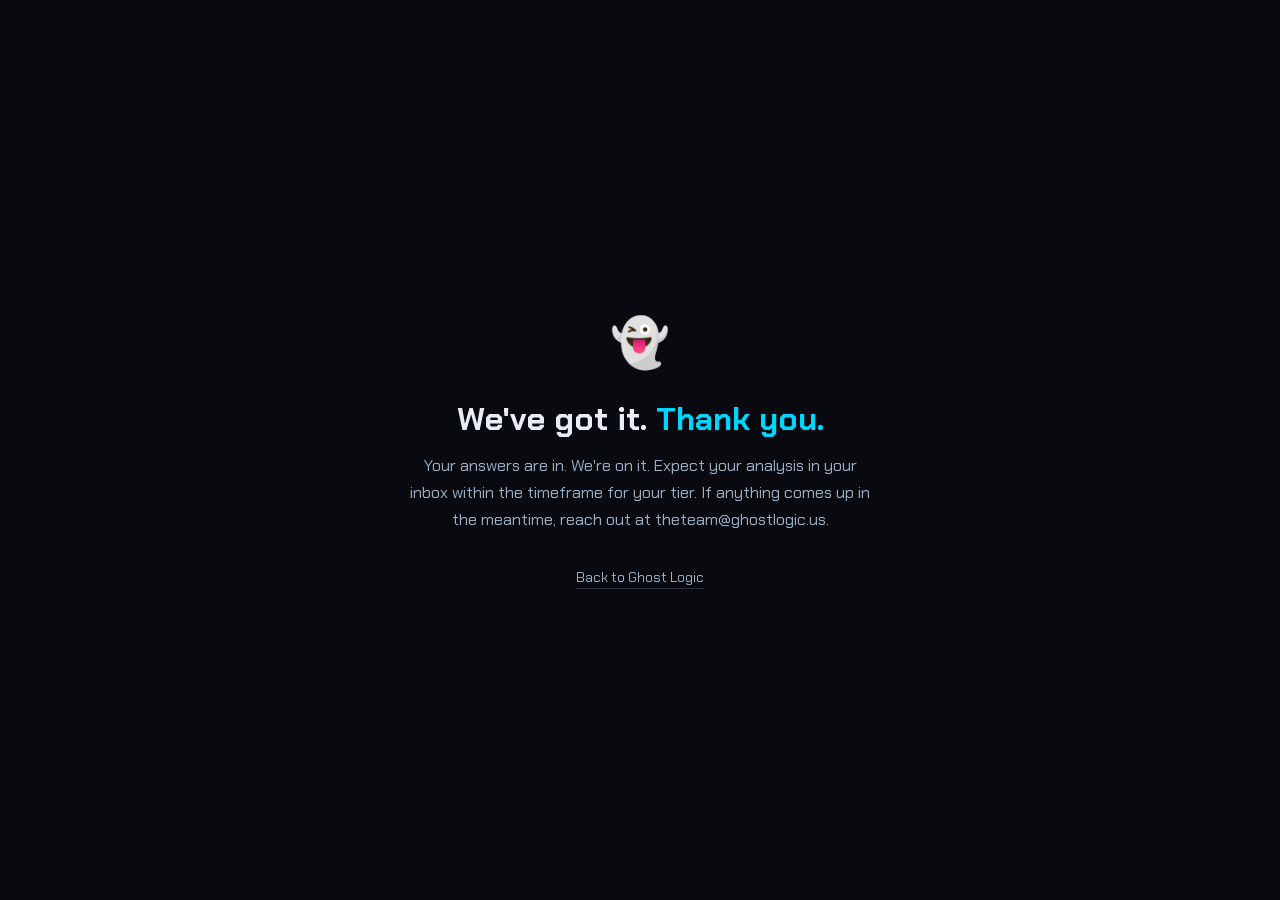
<file: intake-done.html>
<!DOCTYPE html>
<html lang="en">
<head>
<meta charset="UTF-8">
<meta name="viewport" content="width=device-width, initial-scale=1.0">
<title>Got It -- Ghost Logic LLC</title>
<style>
@import url('https://fonts.googleapis.com/css2?family=Chakra+Petch:wght@300;400;600;700&display=swap');
*, *::before, *::after { box-sizing: border-box; margin: 0; padding: 0; }
:root { --bg: #080a0f; --ghost: #e8edf5; --accent: #00d4ff; --dim: #2a3040; --mid: #9aaec4; }
body {
  background: var(--bg); color: var(--ghost);
  font-family: 'Chakra Petch', sans-serif;
  min-height: 100vh; display: flex; flex-direction: column;
  align-items: center; justify-content: center;
  padding: 40px 20px; text-align: center;
}
.icon { font-size: 3rem; margin-bottom: 24px; }
h1 { font-size: 2rem; font-weight: 700; margin-bottom: 12px; }
.accent { color: var(--accent); }
p { color: var(--mid); font-size: 1rem; line-height: 1.7; max-width: 460px; margin-bottom: 36px; }
a {
  color: var(--mid); text-decoration: none; font-size: 0.85rem;
  border-bottom: 1px solid var(--dim); padding-bottom: 2px;
}
a:hover { color: var(--ghost); border-color: var(--ghost); }
</style>
</head>
<body>
<div class="icon">👻</div>
<h1>We've got it. <span class="accent">Thank you.</span></h1>
<p>Your answers are in. We're on it. Expect your analysis in your inbox within the timeframe for your tier. If anything comes up in the meantime, reach out at theteam@ghostlogic.us.</p>
<a href="/">Back to Ghost Logic</a>
</body>
</html>
</file>
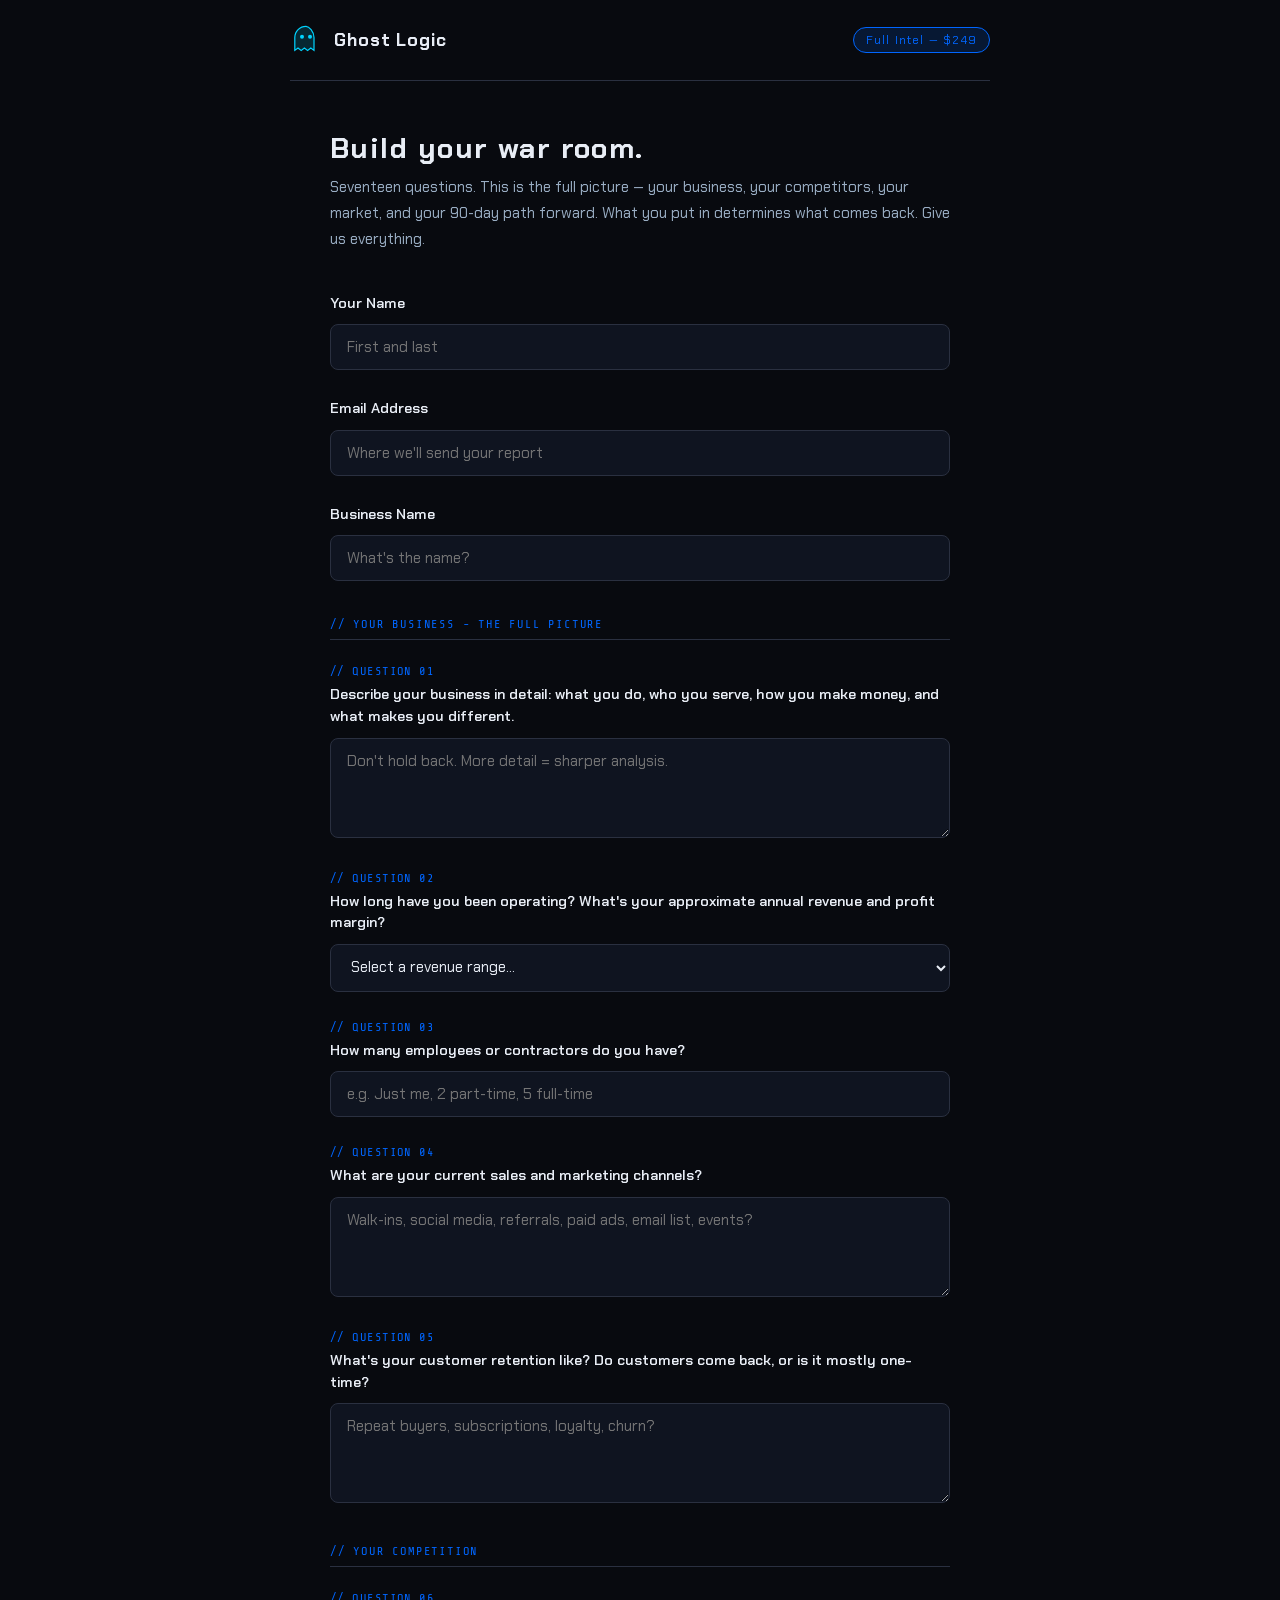
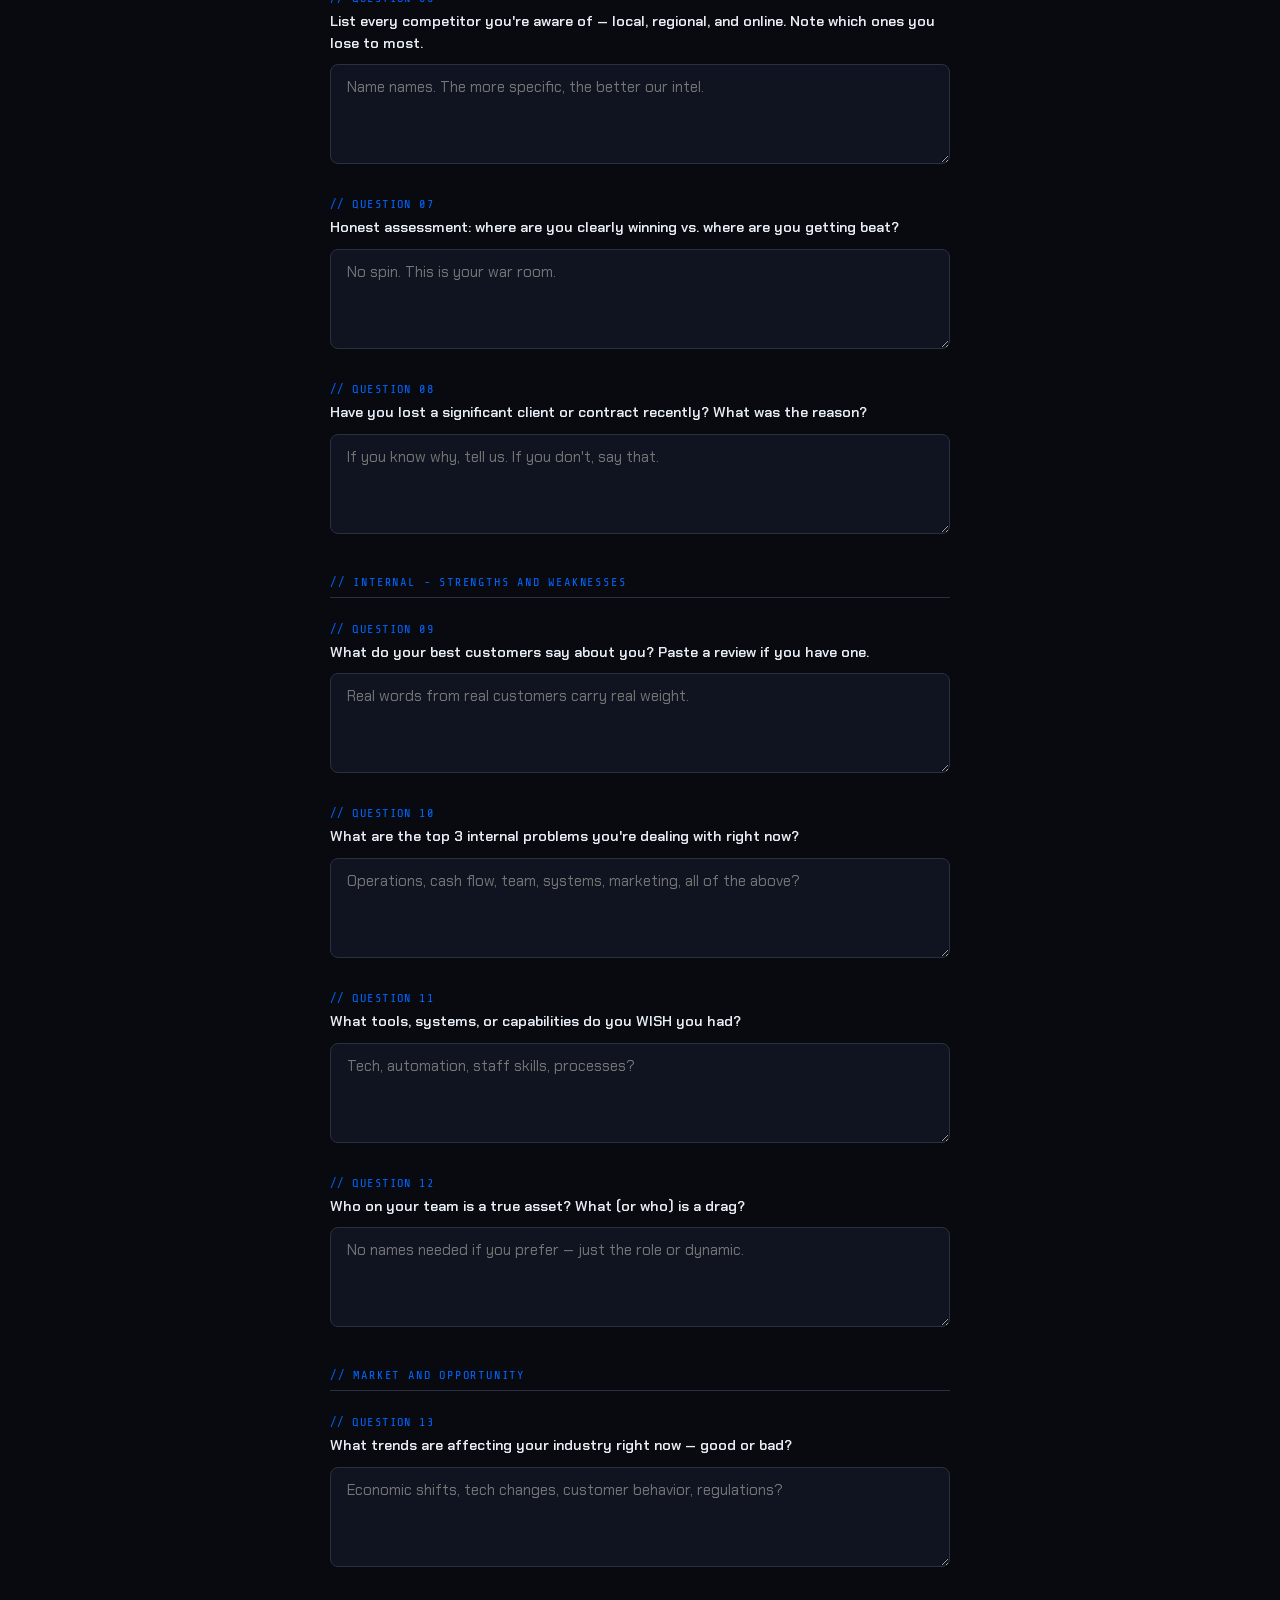
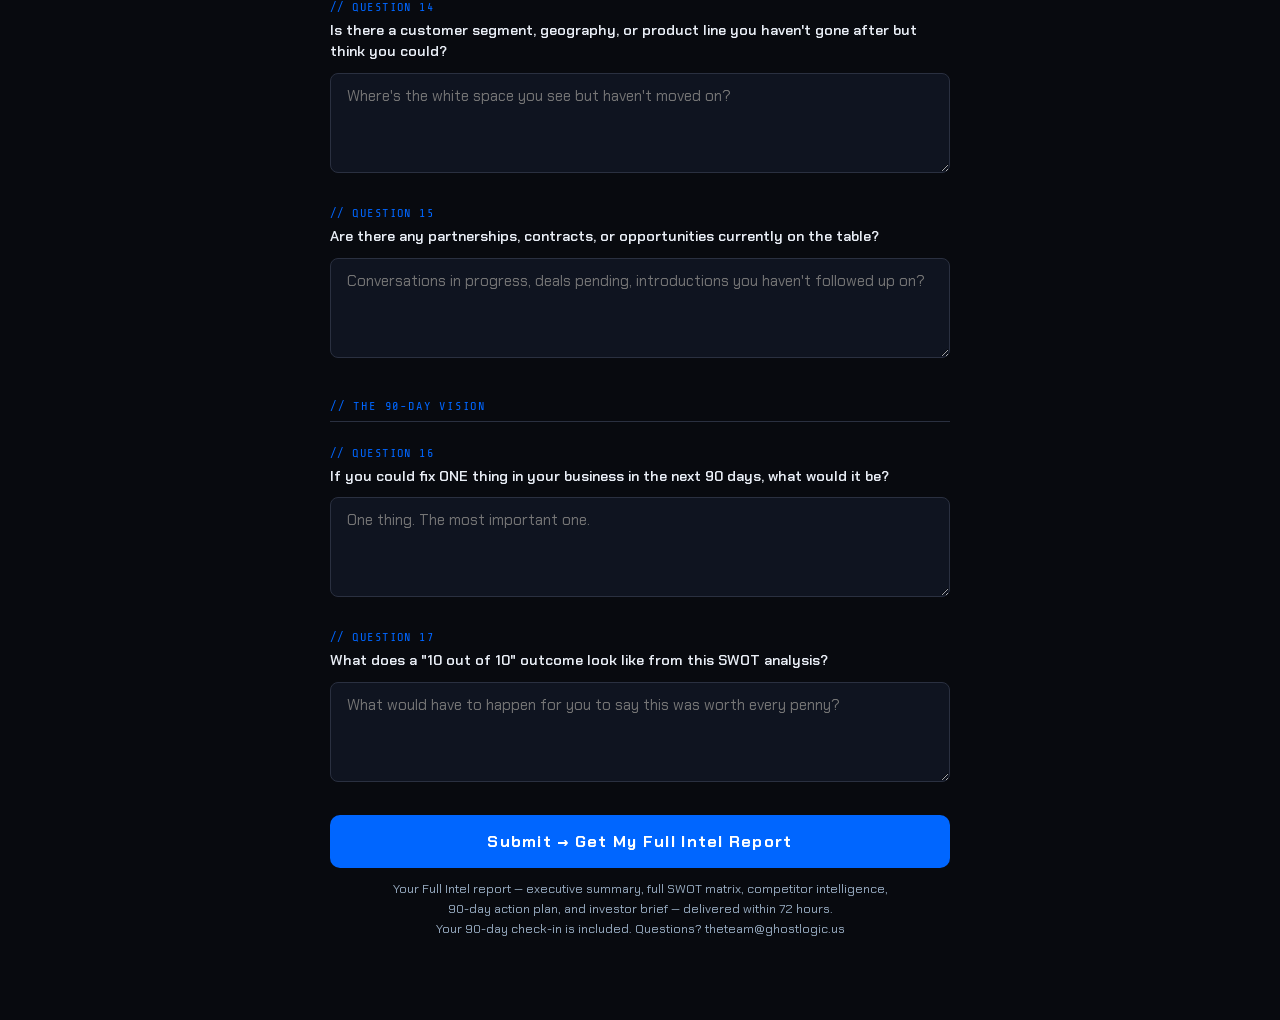
<file: intake-full.html>
<!DOCTYPE html>
<html lang="en">
<head>
<meta charset="UTF-8">
<meta name="viewport" content="width=device-width, initial-scale=1.0">
<title>Full Intel Intake -- Ghost Logic LLC</title>
<style>
@import url('https://fonts.googleapis.com/css2?family=Share+Tech+Mono&family=Chakra+Petch:wght@300;400;600;700&display=swap');

*, *::before, *::after { box-sizing: border-box; margin: 0; padding: 0; }

:root {
  --bg: #080a0f;
  --ghost: #e8edf5;
  --accent: #00d4ff;
  --accent2: #0066ff;
  --dim: #2a3040;
  --mid: #9aaec4;
  --card: #0f1420;
}

body {
  background: var(--bg);
  color: var(--ghost);
  font-family: 'Chakra Petch', sans-serif;
  min-height: 100vh;
  display: flex;
  flex-direction: column;
  align-items: center;
  padding: 0 20px 80px;
}

nav {
  width: 100%;
  max-width: 700px;
  display: flex;
  align-items: center;
  justify-content: space-between;
  padding: 24px 0;
  border-bottom: 1px solid var(--dim);
  margin-bottom: 48px;
}

.nav-logo {
  display: flex;
  align-items: center;
  gap: 12px;
  text-decoration: none;
  color: var(--ghost);
  font-weight: 700;
  font-size: 1.1rem;
  letter-spacing: 0.05em;
}

.nav-logo svg { width: 32px; height: 32px; }

.tier-badge {
  background: rgba(0,102,255,0.15);
  border: 1px solid var(--accent2);
  color: var(--accent2);
  font-size: 0.75rem;
  letter-spacing: 0.1em;
  padding: 4px 12px;
  border-radius: 20px;
}

.container { width: 100%; max-width: 620px; }
.page-header { margin-bottom: 40px; }

h1 {
  font-size: 1.8rem;
  font-weight: 700;
  letter-spacing: 0.05em;
  margin-bottom: 8px;
}

.subtitle {
  color: var(--mid);
  font-size: 0.95rem;
  line-height: 1.7;
}

.section-header {
  font-size: 0.75rem;
  color: var(--accent2);
  letter-spacing: 0.15em;
  text-transform: uppercase;
  font-family: 'Share Tech Mono', monospace;
  border-bottom: 1px solid var(--dim);
  padding-bottom: 8px;
  margin: 36px 0 24px;
}

.q-num {
  font-size: 0.75rem;
  color: var(--accent2);
  letter-spacing: 0.12em;
  text-transform: uppercase;
  margin-bottom: 6px;
  font-family: 'Share Tech Mono', monospace;
}

.form-group { margin-bottom: 28px; }

label {
  display: block;
  font-size: 0.9rem;
  font-weight: 600;
  color: var(--ghost);
  margin-bottom: 10px;
  line-height: 1.5;
}

input[type="text"],
input[type="email"],
select,
textarea {
  width: 100%;
  background: var(--card);
  border: 1px solid var(--dim);
  border-radius: 8px;
  color: var(--ghost);
  font-family: 'Chakra Petch', sans-serif;
  font-size: 0.95rem;
  padding: 12px 16px;
  outline: none;
  transition: border-color 0.2s;
}

input[type="text"]:focus,
input[type="email"]:focus,
select:focus,
textarea:focus { border-color: var(--accent2); }

select option { background: var(--card); }
textarea { resize: vertical; min-height: 100px; }

.submit-btn {
  display: block;
  width: 100%;
  padding: 16px;
  background: var(--accent2);
  color: #fff;
  border: none;
  border-radius: 10px;
  font-family: 'Chakra Petch', sans-serif;
  font-size: 1rem;
  font-weight: 700;
  letter-spacing: 0.08em;
  cursor: pointer;
  transition: background 0.2s;
  margin-top: 8px;
}

.submit-btn:hover { background: #0055dd; }

.note {
  text-align: center;
  color: var(--mid);
  font-size: 0.78rem;
  margin-top: 12px;
  line-height: 1.6;
}
</style>
</head>
<body>

<nav>
  <a class="nav-logo" href="/">
    <svg viewBox="0 0 40 40" fill="none" xmlns="http://www.w3.org/2000/svg">
      <path d="M20 3C12.268 3 6 9.268 6 17v16l4-3 4 3 4-3 4 3 4-3 4 3V17C30 9.268 23.732 3 20 3z" fill="#00d4ff" opacity="0.15"/>
      <path d="M20 3C12.268 3 6 9.268 6 17v16l4-3 4 3 4-3 4 3 4-3 4 3V17C30 9.268 23.732 3 20 3z" stroke="#00d4ff" stroke-width="1.5" fill="none"/>
      <circle cx="15" cy="16" r="2.5" fill="#00d4ff"/>
      <circle cx="25" cy="16" r="2.5" fill="#00d4ff"/>
    </svg>
    Ghost Logic
  </a>
  <span class="tier-badge">Full Intel &mdash; $249</span>
</nav>

<div class="container">
  <div class="page-header">
    <h1>Build your war room.</h1>
    <p class="subtitle">Seventeen questions. This is the full picture — your business, your competitors, your market, and your 90-day path forward. What you put in determines what comes back. Give us everything.</p>
  </div>

  <form action="https://formspree.io/f/xyklbnzl" method="POST">
    <input type="hidden" name="_subject" value="New Full Intel Intake - Ghost Logic">
    <input type="hidden" name="_next" value="https://ghostlogic.us/intake-done.html">
    <input type="hidden" name="tier" value="Full Intel ($249)">

    <div class="form-group">
      <label for="name">Your Name</label>
      <input type="text" id="name" name="name" placeholder="First and last" required />
    </div>

    <div class="form-group">
      <label for="email">Email Address</label>
      <input type="email" id="email" name="email" placeholder="Where we'll send your report" required />
    </div>

    <div class="form-group">
      <label for="biz">Business Name</label>
      <input type="text" id="biz" name="business_name" placeholder="What's the name?" required />
    </div>

    <div class="section-header">// Your Business - The Full Picture</div>

    <div class="form-group">
      <div class="q-num">// Question 01</div>
      <label for="q1">Describe your business in detail: what you do, who you serve, how you make money, and what makes you different.</label>
      <textarea id="q1" name="q1_business_description" placeholder="Don't hold back. More detail = sharper analysis." required></textarea>
    </div>

    <div class="form-group">
      <div class="q-num">// Question 02</div>
      <label for="q2">How long have you been operating? What's your approximate annual revenue and profit margin?</label>
      <select id="q2" name="q2_revenue" required>
        <option value="">Select a revenue range...</option>
        <option>Pre-revenue / just starting</option>
        <option>Under $50K</option>
        <option>$50K - $150K</option>
        <option>$150K - $500K</option>
        <option>$500K+</option>
      </select>
    </div>

    <div class="form-group">
      <div class="q-num">// Question 03</div>
      <label for="q3">How many employees or contractors do you have?</label>
      <input type="text" id="q3" name="q3_team_size" placeholder="e.g. Just me, 2 part-time, 5 full-time" required />
    </div>

    <div class="form-group">
      <div class="q-num">// Question 04</div>
      <label for="q4">What are your current sales and marketing channels?</label>
      <textarea id="q4" name="q4_channels" placeholder="Walk-ins, social media, referrals, paid ads, email list, events?" required></textarea>
    </div>

    <div class="form-group">
      <div class="q-num">// Question 05</div>
      <label for="q5">What's your customer retention like? Do customers come back, or is it mostly one-time?</label>
      <textarea id="q5" name="q5_retention" placeholder="Repeat buyers, subscriptions, loyalty, churn?" required></textarea>
    </div>

    <div class="section-header">// Your Competition</div>

    <div class="form-group">
      <div class="q-num">// Question 06</div>
      <label for="q6">List every competitor you're aware of — local, regional, and online. Note which ones you lose to most.</label>
      <textarea id="q6" name="q6_competitors" placeholder="Name names. The more specific, the better our intel." required></textarea>
    </div>

    <div class="form-group">
      <div class="q-num">// Question 07</div>
      <label for="q7">Honest assessment: where are you clearly winning vs. where are you getting beat?</label>
      <textarea id="q7" name="q7_competitive_position" placeholder="No spin. This is your war room." required></textarea>
    </div>

    <div class="form-group">
      <div class="q-num">// Question 08</div>
      <label for="q8">Have you lost a significant client or contract recently? What was the reason?</label>
      <textarea id="q8" name="q8_lost_business" placeholder="If you know why, tell us. If you don't, say that." required></textarea>
    </div>

    <div class="section-header">// Internal - Strengths and Weaknesses</div>

    <div class="form-group">
      <div class="q-num">// Question 09</div>
      <label for="q9">What do your best customers say about you? Paste a review if you have one.</label>
      <textarea id="q9" name="q9_customer_feedback" placeholder="Real words from real customers carry real weight." required></textarea>
    </div>

    <div class="form-group">
      <div class="q-num">// Question 10</div>
      <label for="q10">What are the top 3 internal problems you're dealing with right now?</label>
      <textarea id="q10" name="q10_internal_problems" placeholder="Operations, cash flow, team, systems, marketing, all of the above?" required></textarea>
    </div>

    <div class="form-group">
      <div class="q-num">// Question 11</div>
      <label for="q11">What tools, systems, or capabilities do you WISH you had?</label>
      <textarea id="q11" name="q11_gaps" placeholder="Tech, automation, staff skills, processes?" required></textarea>
    </div>

    <div class="form-group">
      <div class="q-num">// Question 12</div>
      <label for="q12">Who on your team is a true asset? What (or who) is a drag?</label>
      <textarea id="q12" name="q12_team" placeholder="No names needed if you prefer — just the role or dynamic." required></textarea>
    </div>

    <div class="section-header">// Market and Opportunity</div>

    <div class="form-group">
      <div class="q-num">// Question 13</div>
      <label for="q13">What trends are affecting your industry right now — good or bad?</label>
      <textarea id="q13" name="q13_trends" placeholder="Economic shifts, tech changes, customer behavior, regulations?" required></textarea>
    </div>

    <div class="form-group">
      <div class="q-num">// Question 14</div>
      <label for="q14">Is there a customer segment, geography, or product line you haven't gone after but think you could?</label>
      <textarea id="q14" name="q14_untapped" placeholder="Where's the white space you see but haven't moved on?" required></textarea>
    </div>

    <div class="form-group">
      <div class="q-num">// Question 15</div>
      <label for="q15">Are there any partnerships, contracts, or opportunities currently on the table?</label>
      <textarea id="q15" name="q15_pipeline" placeholder="Conversations in progress, deals pending, introductions you haven't followed up on?" required></textarea>
    </div>

    <div class="section-header">// The 90-Day Vision</div>

    <div class="form-group">
      <div class="q-num">// Question 16</div>
      <label for="q16">If you could fix ONE thing in your business in the next 90 days, what would it be?</label>
      <textarea id="q16" name="q16_priority" placeholder="One thing. The most important one." required></textarea>
    </div>

    <div class="form-group">
      <div class="q-num">// Question 17</div>
      <label for="q17">What does a "10 out of 10" outcome look like from this SWOT analysis?</label>
      <textarea id="q17" name="q17_success_vision" placeholder="What would have to happen for you to say this was worth every penny?" required></textarea>
    </div>

    <button type="submit" class="submit-btn">Submit &rarr; Get My Full Intel Report</button>
    <p class="note">Your Full Intel report — executive summary, full SWOT matrix, competitor intelligence,<br>90-day action plan, and investor brief — delivered within 72 hours.<br>Your 90-day check-in is included. Questions? theteam@ghostlogic.us</p>
  </form>
</div>

</body>
</html>
</file>
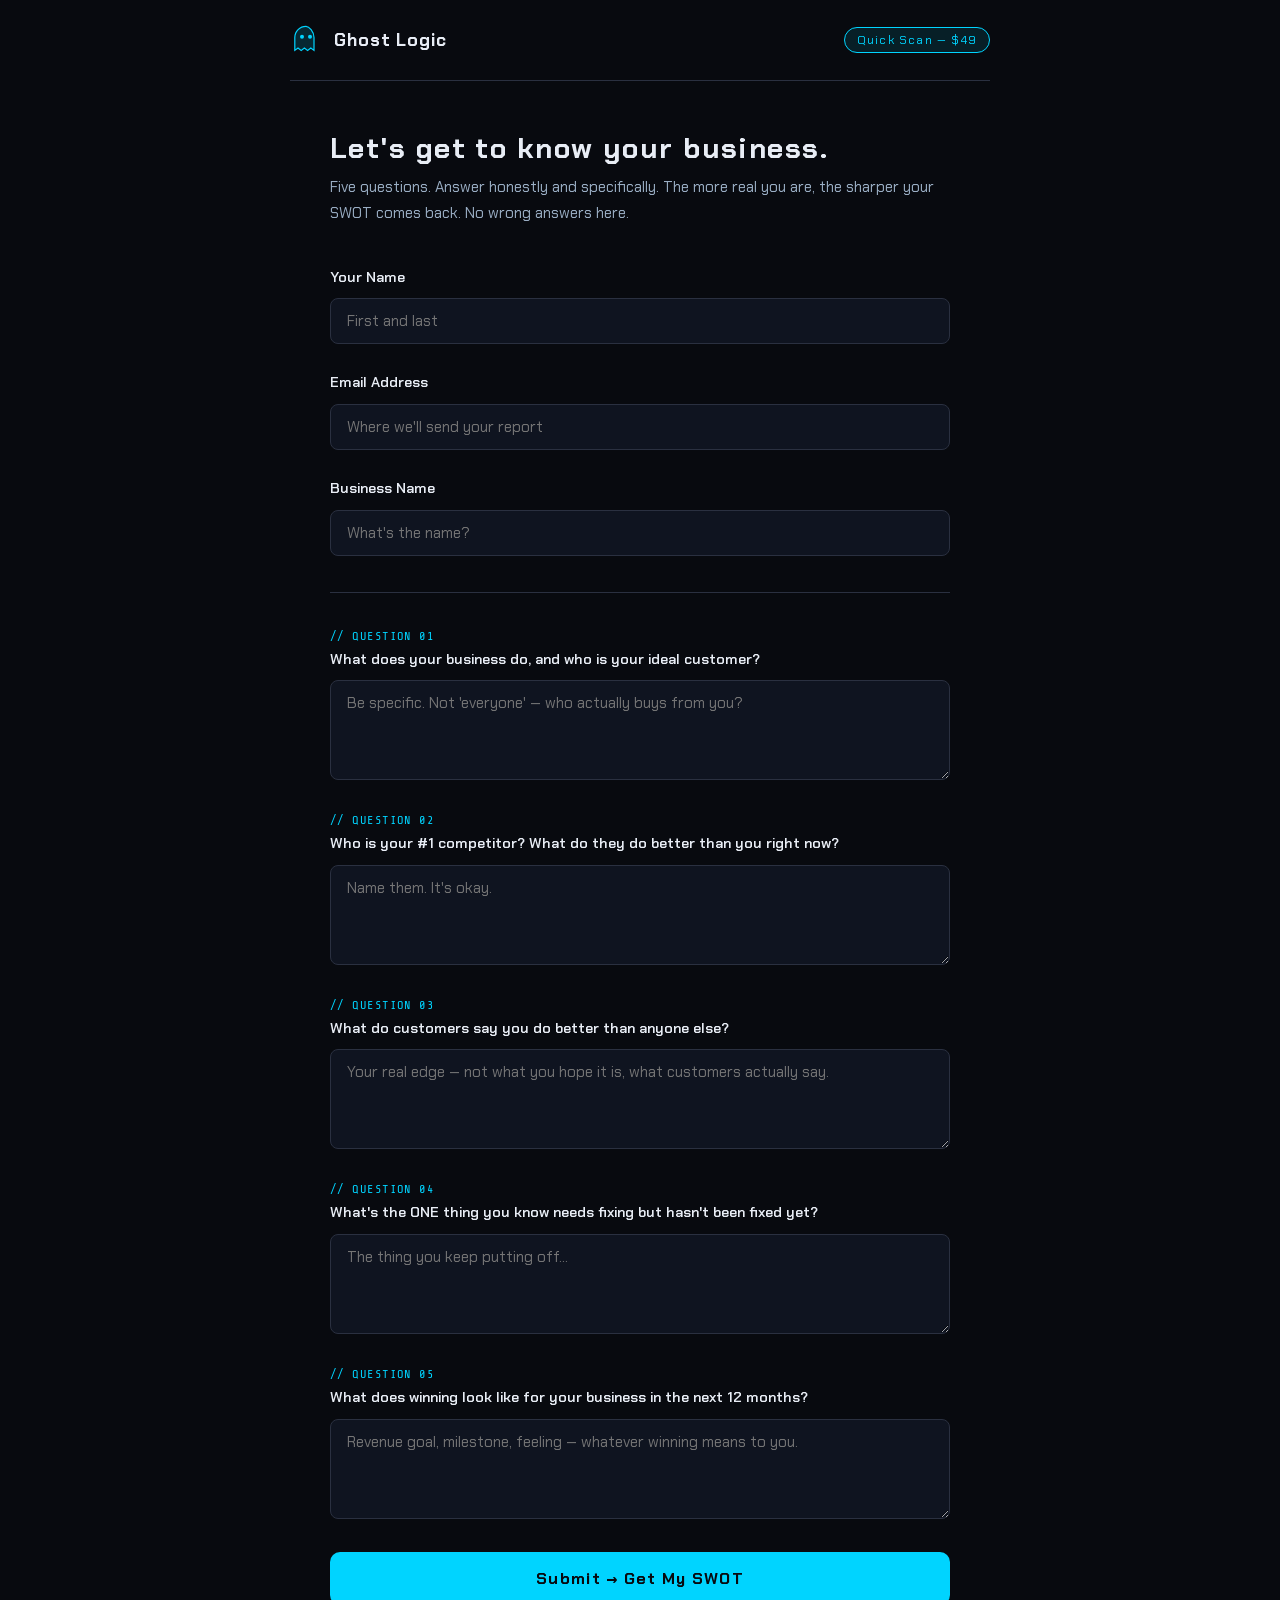
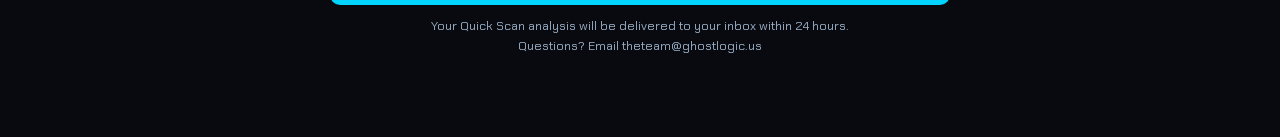
<file: intake-quick.html>
<!DOCTYPE html>
<html lang="en">
<head>
<meta charset="UTF-8">
<meta name="viewport" content="width=device-width, initial-scale=1.0">
<title>Quick Scan Intake -- Ghost Logic LLC</title>
<style>
@import url('https://fonts.googleapis.com/css2?family=Share+Tech+Mono&family=Chakra+Petch:wght@300;400;600;700&display=swap');

*, *::before, *::after { box-sizing: border-box; margin: 0; padding: 0; }

:root {
  --bg: #080a0f;
  --ghost: #e8edf5;
  --accent: #00d4ff;
  --accent2: #0066ff;
  --dim: #2a3040;
  --mid: #9aaec4;
  --card: #0f1420;
}

body {
  background: var(--bg);
  color: var(--ghost);
  font-family: 'Chakra Petch', sans-serif;
  min-height: 100vh;
  display: flex;
  flex-direction: column;
  align-items: center;
  padding: 0 20px 80px;
}

nav {
  width: 100%;
  max-width: 700px;
  display: flex;
  align-items: center;
  justify-content: space-between;
  padding: 24px 0;
  border-bottom: 1px solid var(--dim);
  margin-bottom: 48px;
}

.nav-logo {
  display: flex;
  align-items: center;
  gap: 12px;
  text-decoration: none;
  color: var(--ghost);
  font-weight: 700;
  font-size: 1.1rem;
  letter-spacing: 0.05em;
}

.nav-logo svg { width: 32px; height: 32px; }

.tier-badge {
  background: rgba(0,212,255,0.1);
  border: 1px solid var(--accent);
  color: var(--accent);
  font-size: 0.75rem;
  letter-spacing: 0.1em;
  padding: 4px 12px;
  border-radius: 20px;
}

.container { width: 100%; max-width: 620px; }

.page-header { margin-bottom: 40px; }

h1 {
  font-size: 1.8rem;
  font-weight: 700;
  letter-spacing: 0.05em;
  margin-bottom: 8px;
}

.subtitle {
  color: var(--mid);
  font-size: 0.95rem;
  line-height: 1.7;
}

.q-num {
  font-size: 0.75rem;
  color: var(--accent);
  letter-spacing: 0.12em;
  text-transform: uppercase;
  margin-bottom: 6px;
  font-family: 'Share Tech Mono', monospace;
}

.form-group { margin-bottom: 28px; }

label {
  display: block;
  font-size: 0.9rem;
  font-weight: 600;
  color: var(--ghost);
  margin-bottom: 10px;
  line-height: 1.5;
}

input[type="text"],
input[type="email"],
textarea {
  width: 100%;
  background: var(--card);
  border: 1px solid var(--dim);
  border-radius: 8px;
  color: var(--ghost);
  font-family: 'Chakra Petch', sans-serif;
  font-size: 0.95rem;
  padding: 12px 16px;
  outline: none;
  transition: border-color 0.2s;
}

input[type="text"]:focus,
input[type="email"]:focus,
textarea:focus { border-color: var(--accent); }

textarea { resize: vertical; min-height: 100px; }

.divider {
  border: none;
  border-top: 1px solid var(--dim);
  margin: 36px 0;
}

.submit-btn {
  display: block;
  width: 100%;
  padding: 16px;
  background: var(--accent);
  color: var(--bg);
  border: none;
  border-radius: 10px;
  font-family: 'Chakra Petch', sans-serif;
  font-size: 1rem;
  font-weight: 700;
  letter-spacing: 0.08em;
  cursor: pointer;
  transition: background 0.2s;
  margin-top: 8px;
}

.submit-btn:hover { background: #00b8e0; }

.note {
  text-align: center;
  color: var(--mid);
  font-size: 0.78rem;
  margin-top: 12px;
  line-height: 1.6;
}
</style>
</head>
<body>

<nav>
  <a class="nav-logo" href="/">
    <svg viewBox="0 0 40 40" fill="none" xmlns="http://www.w3.org/2000/svg">
      <path d="M20 3C12.268 3 6 9.268 6 17v16l4-3 4 3 4-3 4 3 4-3 4 3V17C30 9.268 23.732 3 20 3z" fill="#00d4ff" opacity="0.15"/>
      <path d="M20 3C12.268 3 6 9.268 6 17v16l4-3 4 3 4-3 4 3 4-3 4 3V17C30 9.268 23.732 3 20 3z" stroke="#00d4ff" stroke-width="1.5" fill="none"/>
      <circle cx="15" cy="16" r="2.5" fill="#00d4ff"/>
      <circle cx="25" cy="16" r="2.5" fill="#00d4ff"/>
    </svg>
    Ghost Logic
  </a>
  <span class="tier-badge">Quick Scan &mdash; $49</span>
</nav>

<div class="container">
  <div class="page-header">
    <h1>Let's get to know your business.</h1>
    <p class="subtitle">Five questions. Answer honestly and specifically. The more real you are, the sharper your SWOT comes back. No wrong answers here.</p>
  </div>

  <form action="https://formspree.io/f/xyklbnzl" method="POST">
    <input type="hidden" name="_subject" value="New Quick Scan Intake - Ghost Logic">
    <input type="hidden" name="_next" value="https://ghostlogic.us/intake-done.html">
    <input type="hidden" name="tier" value="Quick Scan ($49)">

    <div class="form-group">
      <label for="name">Your Name</label>
      <input type="text" id="name" name="name" placeholder="First and last" required />
    </div>

    <div class="form-group">
      <label for="email">Email Address</label>
      <input type="email" id="email" name="email" placeholder="Where we'll send your report" required />
    </div>

    <div class="form-group">
      <label for="biz">Business Name</label>
      <input type="text" id="biz" name="business_name" placeholder="What's the name?" required />
    </div>

    <hr class="divider">

    <div class="form-group">
      <div class="q-num">// Question 01</div>
      <label for="q1">What does your business do, and who is your ideal customer?</label>
      <textarea id="q1" name="q1_what_you_do" placeholder="Be specific. Not 'everyone' — who actually buys from you?" required></textarea>
    </div>

    <div class="form-group">
      <div class="q-num">// Question 02</div>
      <label for="q2">Who is your #1 competitor? What do they do better than you right now?</label>
      <textarea id="q2" name="q2_competitor" placeholder="Name them. It's okay." required></textarea>
    </div>

    <div class="form-group">
      <div class="q-num">// Question 03</div>
      <label for="q3">What do customers say you do better than anyone else?</label>
      <textarea id="q3" name="q3_strength" placeholder="Your real edge — not what you hope it is, what customers actually say." required></textarea>
    </div>

    <div class="form-group">
      <div class="q-num">// Question 04</div>
      <label for="q4">What's the ONE thing you know needs fixing but hasn't been fixed yet?</label>
      <textarea id="q4" name="q4_weakness" placeholder="The thing you keep putting off..." required></textarea>
    </div>

    <div class="form-group">
      <div class="q-num">// Question 05</div>
      <label for="q5">What does winning look like for your business in the next 12 months?</label>
      <textarea id="q5" name="q5_vision" placeholder="Revenue goal, milestone, feeling — whatever winning means to you." required></textarea>
    </div>

    <button type="submit" class="submit-btn">Submit &rarr; Get My SWOT</button>
    <p class="note">Your Quick Scan analysis will be delivered to your inbox within 24 hours.<br>Questions? Email theteam@ghostlogic.us</p>
  </form>
</div>

</body>
</html>
</file>
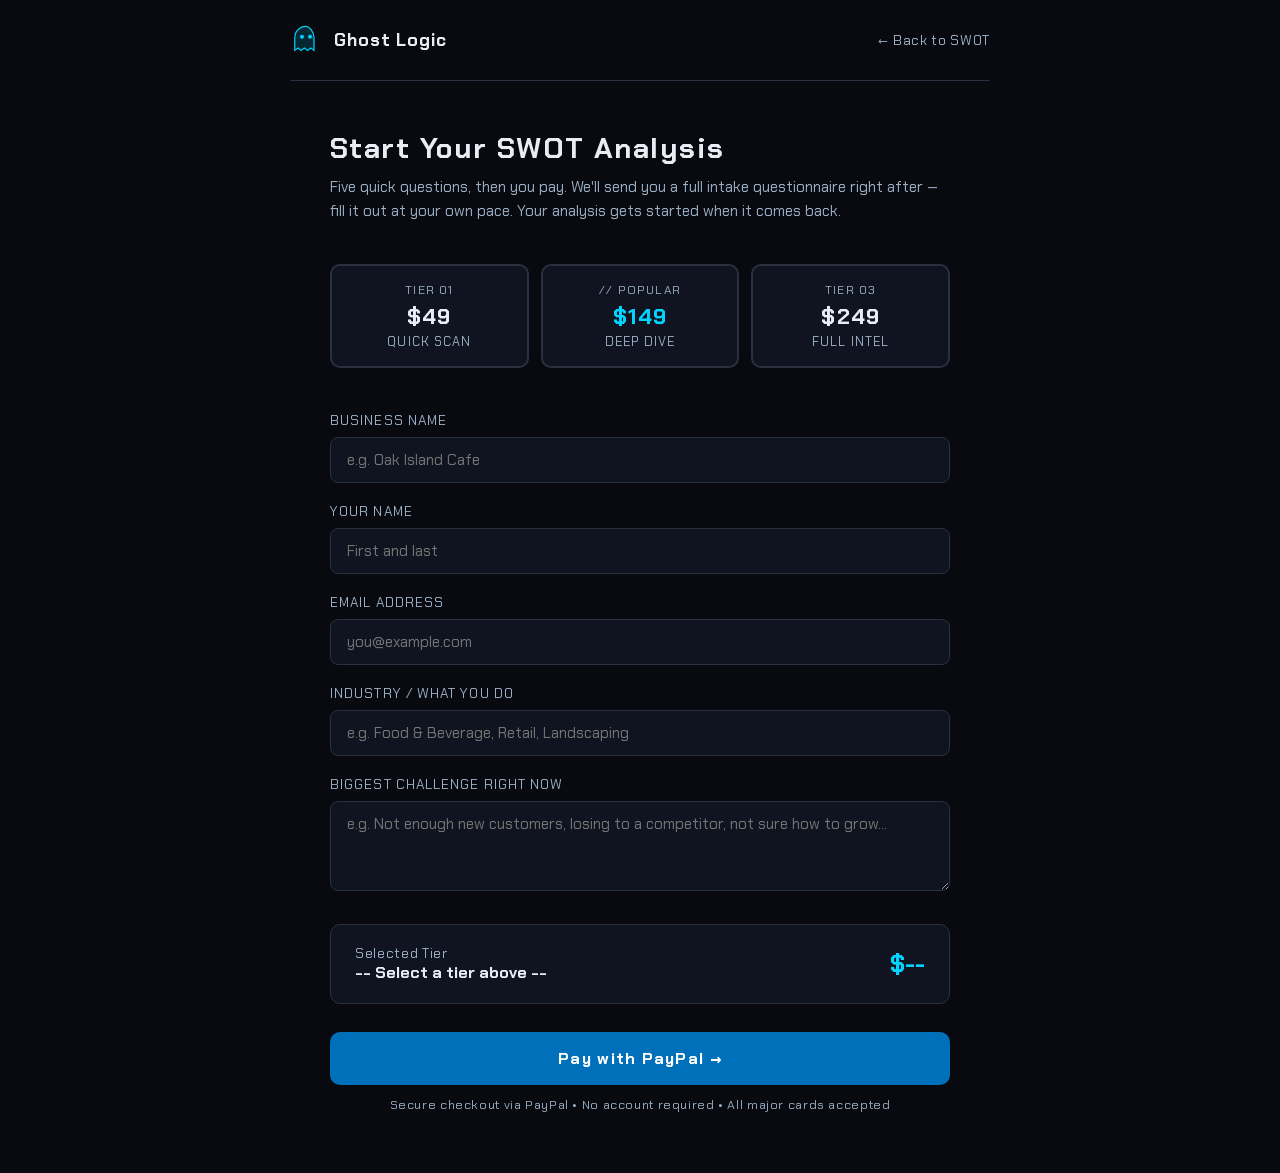
<file: order.html>
<!DOCTYPE html>
<html lang="en">
<head>
<meta charset="UTF-8">
<meta name="viewport" content="width=device-width, initial-scale=1.0">
<title>Get Your SWOT Analysis -- Ghost Logic LLC</title>
<meta name="description" content="Start your SWOT analysis. Fill in 5 quick fields, pay securely via PayPal, and we'll get to work.">
<style>
@import url('https://fonts.googleapis.com/css2?family=Share+Tech+Mono&family=Chakra+Petch:wght@300;400;600;700&display=swap');

*, *::before, *::after { box-sizing: border-box; margin: 0; padding: 0; }

:root {
  --bg: #080a0f;
  --ghost: #e8edf5;
  --accent: #00d4ff;
  --accent2: #0066ff;
  --dim: #2a3040;
  --mid: #9aaec4;
  --card: #0f1420;
}

body {
  background: var(--bg);
  color: var(--ghost);
  font-family: 'Chakra Petch', sans-serif;
  min-height: 100vh;
  display: flex;
  flex-direction: column;
  align-items: center;
  padding: 0 20px 60px;
}

nav {
  width: 100%;
  max-width: 700px;
  display: flex;
  align-items: center;
  justify-content: space-between;
  padding: 24px 0;
  border-bottom: 1px solid var(--dim);
  margin-bottom: 48px;
}

.nav-logo {
  display: flex;
  align-items: center;
  gap: 12px;
  text-decoration: none;
  color: var(--ghost);
  font-weight: 700;
  font-size: 1.1rem;
  letter-spacing: 0.05em;
}

.nav-logo svg { width: 32px; height: 32px; }

.back-link {
  color: var(--mid);
  text-decoration: none;
  font-size: 0.85rem;
  letter-spacing: 0.05em;
}
.back-link:hover { color: var(--accent); }

.container {
  width: 100%;
  max-width: 620px;
}

h1 {
  font-size: 1.8rem;
  font-weight: 700;
  letter-spacing: 0.05em;
  margin-bottom: 8px;
}

.subtitle {
  color: var(--mid);
  font-size: 0.95rem;
  margin-bottom: 40px;
  line-height: 1.6;
}

/* Tier selector */
.tier-selector {
  display: grid;
  grid-template-columns: repeat(3, 1fr);
  gap: 12px;
  margin-bottom: 36px;
}

.tier-option {
  border: 2px solid var(--dim);
  border-radius: 10px;
  padding: 16px 12px;
  cursor: pointer;
  text-align: center;
  transition: border-color 0.2s, background 0.2s;
  background: var(--card);
}

.tier-option:hover { border-color: var(--mid); }
.tier-option.selected { border-color: var(--accent); background: rgba(0, 212, 255, 0.05); }
.tier-option.featured.selected { border-color: var(--accent); }

.tier-option input[type="radio"] { display: none; }

.tier-label {
  font-size: 0.75rem;
  color: var(--mid);
  letter-spacing: 0.1em;
  text-transform: uppercase;
  margin-bottom: 4px;
}

.tier-price-tag {
  font-size: 1.4rem;
  font-weight: 700;
  color: var(--ghost);
  margin-bottom: 2px;
}

.tier-option.featured .tier-price-tag { color: var(--accent); }

.tier-name-tag {
  font-size: 0.8rem;
  color: var(--mid);
}

/* Form */
.form-group {
  margin-bottom: 20px;
}

label {
  display: block;
  font-size: 0.85rem;
  color: var(--mid);
  letter-spacing: 0.08em;
  text-transform: uppercase;
  margin-bottom: 8px;
}

input[type="text"],
input[type="email"],
textarea {
  width: 100%;
  background: var(--card);
  border: 1px solid var(--dim);
  border-radius: 8px;
  color: var(--ghost);
  font-family: 'Chakra Petch', sans-serif;
  font-size: 0.95rem;
  padding: 12px 16px;
  outline: none;
  transition: border-color 0.2s;
}

input[type="text"]:focus,
input[type="email"]:focus,
textarea:focus {
  border-color: var(--accent);
}

textarea {
  resize: vertical;
  min-height: 90px;
}

.summary-box {
  background: var(--card);
  border: 1px solid var(--dim);
  border-radius: 10px;
  padding: 20px 24px;
  margin: 28px 0;
  display: flex;
  justify-content: space-between;
  align-items: center;
}

.summary-label { color: var(--mid); font-size: 0.85rem; letter-spacing: 0.05em; }
.summary-tier { font-weight: 700; font-size: 1rem; }
.summary-amount { font-size: 1.5rem; font-weight: 700; color: var(--accent); }

.paypal-btn {
  display: block;
  width: 100%;
  padding: 16px;
  background: #0070ba;
  color: #fff;
  border: none;
  border-radius: 10px;
  font-family: 'Chakra Petch', sans-serif;
  font-size: 1rem;
  font-weight: 700;
  letter-spacing: 0.08em;
  cursor: pointer;
  text-align: center;
  transition: background 0.2s;
  margin-bottom: 12px;
}

.paypal-btn:hover { background: #005ea6; }

.secure-note {
  text-align: center;
  color: var(--mid);
  font-size: 0.78rem;
  letter-spacing: 0.05em;
}

.error-msg {
  color: #ff4444;
  font-size: 0.82rem;
  margin-top: 6px;
  display: none;
}

@media (max-width: 500px) {
  .tier-selector { grid-template-columns: 1fr; }
  h1 { font-size: 1.4rem; }
}
</style>
</head>
<body>

<nav>
  <a class="nav-logo" href="/">
    <svg viewBox="0 0 40 40" fill="none" xmlns="http://www.w3.org/2000/svg">
      <path d="M20 3C12.268 3 6 9.268 6 17v16l4-3 4 3 4-3 4 3 4-3 4 3V17C30 9.268 23.732 3 20 3z" fill="#00d4ff" opacity="0.15"/>
      <path d="M20 3C12.268 3 6 9.268 6 17v16l4-3 4 3 4-3 4 3 4-3 4 3V17C30 9.268 23.732 3 20 3z" stroke="#00d4ff" stroke-width="1.5" fill="none"/>
      <circle cx="15" cy="16" r="2.5" fill="#00d4ff"/>
      <circle cx="25" cy="16" r="2.5" fill="#00d4ff"/>
    </svg>
    Ghost Logic
  </a>
  <a class="back-link" href="/swot.html">&larr; Back to SWOT</a>
</nav>

<div class="container">
  <h1>Start Your SWOT Analysis</h1>
  <p class="subtitle">Five quick questions, then you pay. We'll send you a full intake questionnaire right after — fill it out at your own pace. Your analysis gets started when it comes back.</p>

  <!-- Tier Selector -->
  <div class="tier-selector">
    <label class="tier-option" id="opt-49" onclick="selectTier(49, 'Quick Scan')">
      <input type="radio" name="tier" value="49">
      <div class="tier-label">Tier 01</div>
      <div class="tier-price-tag">$49</div>
      <div class="tier-name-tag">Quick Scan</div>
    </label>
    <label class="tier-option featured" id="opt-149" onclick="selectTier(149, 'Deep Dive')">
      <input type="radio" name="tier" value="149">
      <div class="tier-label">// Popular</div>
      <div class="tier-price-tag">$149</div>
      <div class="tier-name-tag">Deep Dive</div>
    </label>
    <label class="tier-option" id="opt-249" onclick="selectTier(249, 'Full Intel')">
      <input type="radio" name="tier" value="249">
      <div class="tier-label">Tier 03</div>
      <div class="tier-price-tag">$249</div>
      <div class="tier-name-tag">Full Intel</div>
    </label>
  </div>

  <!-- Fields -->
  <div class="form-group">
    <label for="biz-name">Business Name</label>
    <input type="text" id="biz-name" placeholder="e.g. Oak Island Cafe" />
    <div class="error-msg" id="err-biz">Required</div>
  </div>

  <div class="form-group">
    <label for="your-name">Your Name</label>
    <input type="text" id="your-name" placeholder="First and last" />
    <div class="error-msg" id="err-name">Required</div>
  </div>

  <div class="form-group">
    <label for="email">Email Address</label>
    <input type="email" id="email" placeholder="you@example.com" />
    <div class="error-msg" id="err-email">Valid email required</div>
  </div>

  <div class="form-group">
    <label for="industry">Industry / What You Do</label>
    <input type="text" id="industry" placeholder="e.g. Food & Beverage, Retail, Landscaping" />
    <div class="error-msg" id="err-industry">Required</div>
  </div>

  <div class="form-group">
    <label for="challenge">Biggest Challenge Right Now</label>
    <textarea id="challenge" placeholder="e.g. Not enough new customers, losing to a competitor, not sure how to grow..."></textarea>
    <div class="error-msg" id="err-challenge">Required</div>
  </div>

  <!-- Order Summary -->
  <div class="summary-box">
    <div>
      <div class="summary-label">Selected Tier</div>
      <div class="summary-tier" id="summary-tier">-- Select a tier above --</div>
    </div>
    <div class="summary-amount" id="summary-amount">$--</div>
  </div>

  <!-- PayPal Button -->
  <button class="paypal-btn" onclick="submitOrder()">
    Pay with PayPal &rarr;
  </button>
  <div class="secure-note">Secure checkout via PayPal &bull; No account required &bull; All major cards accepted</div>
</div>

<script>
var selectedTier = null;
var selectedAmount = null;
var selectedName = null;

function selectTier(amount, name) {
  selectedTier = amount;
  selectedAmount = amount;
  selectedName = name;
  document.querySelectorAll('.tier-option').forEach(function(el) {
    el.classList.remove('selected');
  });
  document.getElementById('opt-' + amount).classList.add('selected');
  document.getElementById('summary-tier').textContent = name;
  document.getElementById('summary-amount').textContent = '$' + amount;
}

// Pre-select tier from URL param
(function() {
  var params = new URLSearchParams(window.location.search);
  var t = params.get('tier');
  if (t === '49') selectTier(49, 'Quick Scan');
  else if (t === '149') selectTier(149, 'Deep Dive');
  else if (t === '249') selectTier(249, 'Full Intel');
})();

function validate() {
  var ok = true;
  var fields = [
    ['biz-name', 'err-biz', function(v) { return v.trim().length > 0; }],
    ['your-name', 'err-name', function(v) { return v.trim().length > 0; }],
    ['email', 'err-email', function(v) { return /^[^\s@]+@[^\s@]+\.[^\s@]+$/.test(v); }],
    ['industry', 'err-industry', function(v) { return v.trim().length > 0; }],
    ['challenge', 'err-challenge', function(v) { return v.trim().length > 0; }],
  ];
  fields.forEach(function(f) {
    var val = document.getElementById(f[0]).value;
    var err = document.getElementById(f[1]);
    if (!f[2](val)) { err.style.display = 'block'; ok = false; }
    else { err.style.display = 'none'; }
  });
  if (!selectedTier) { alert('Please select a tier first.'); ok = false; }
  return ok;
}

function submitOrder() {
  if (!validate()) return;

  var bizName = document.getElementById('biz-name').value.trim();
  var yourName = document.getElementById('your-name').value.trim();
  var email = document.getElementById('email').value.trim();
  var industry = document.getElementById('industry').value.trim();
  var challenge = document.getElementById('challenge').value.trim();

  // Store in sessionStorage so thank-you page can read it
  sessionStorage.setItem('gl_order', JSON.stringify({
    tier: selectedName,
    amount: selectedAmount,
    bizName: bizName,
    yourName: yourName,
    email: email,
    industry: industry,
    challenge: challenge
  }));

  // Build PayPal payment URL
  // PayPal.me simple link: paypal.me/username/amount
  // For business payments with item details, use PayPal checkout URL
  var itemName = encodeURIComponent('Ghost Logic SWOT Analysis - ' + selectedName);
  var returnUrl = encodeURIComponent(window.location.origin + '/thankyou.html');
  var cancelUrl = encodeURIComponent(window.location.href);
  var paypalEmail = encodeURIComponent('Green.031877@gmail.com');

  var paypalUrl = 'https://www.paypal.com/cgi-bin/webscr' +
    '?cmd=_xclick' +
    '&business=' + paypalEmail +
    '&item_name=' + itemName +
    '&amount=1.00' +
    '&currency_code=USD' +
    '&return=' + returnUrl +
    '&cancel_return=' + cancelUrl +
    '&no_shipping=1' +
    '&custom=' + encodeURIComponent(email + '|' + bizName + '|' + selectedName);

  window.location.href = paypalUrl;
}
</script>
</body>
</html>
</file>
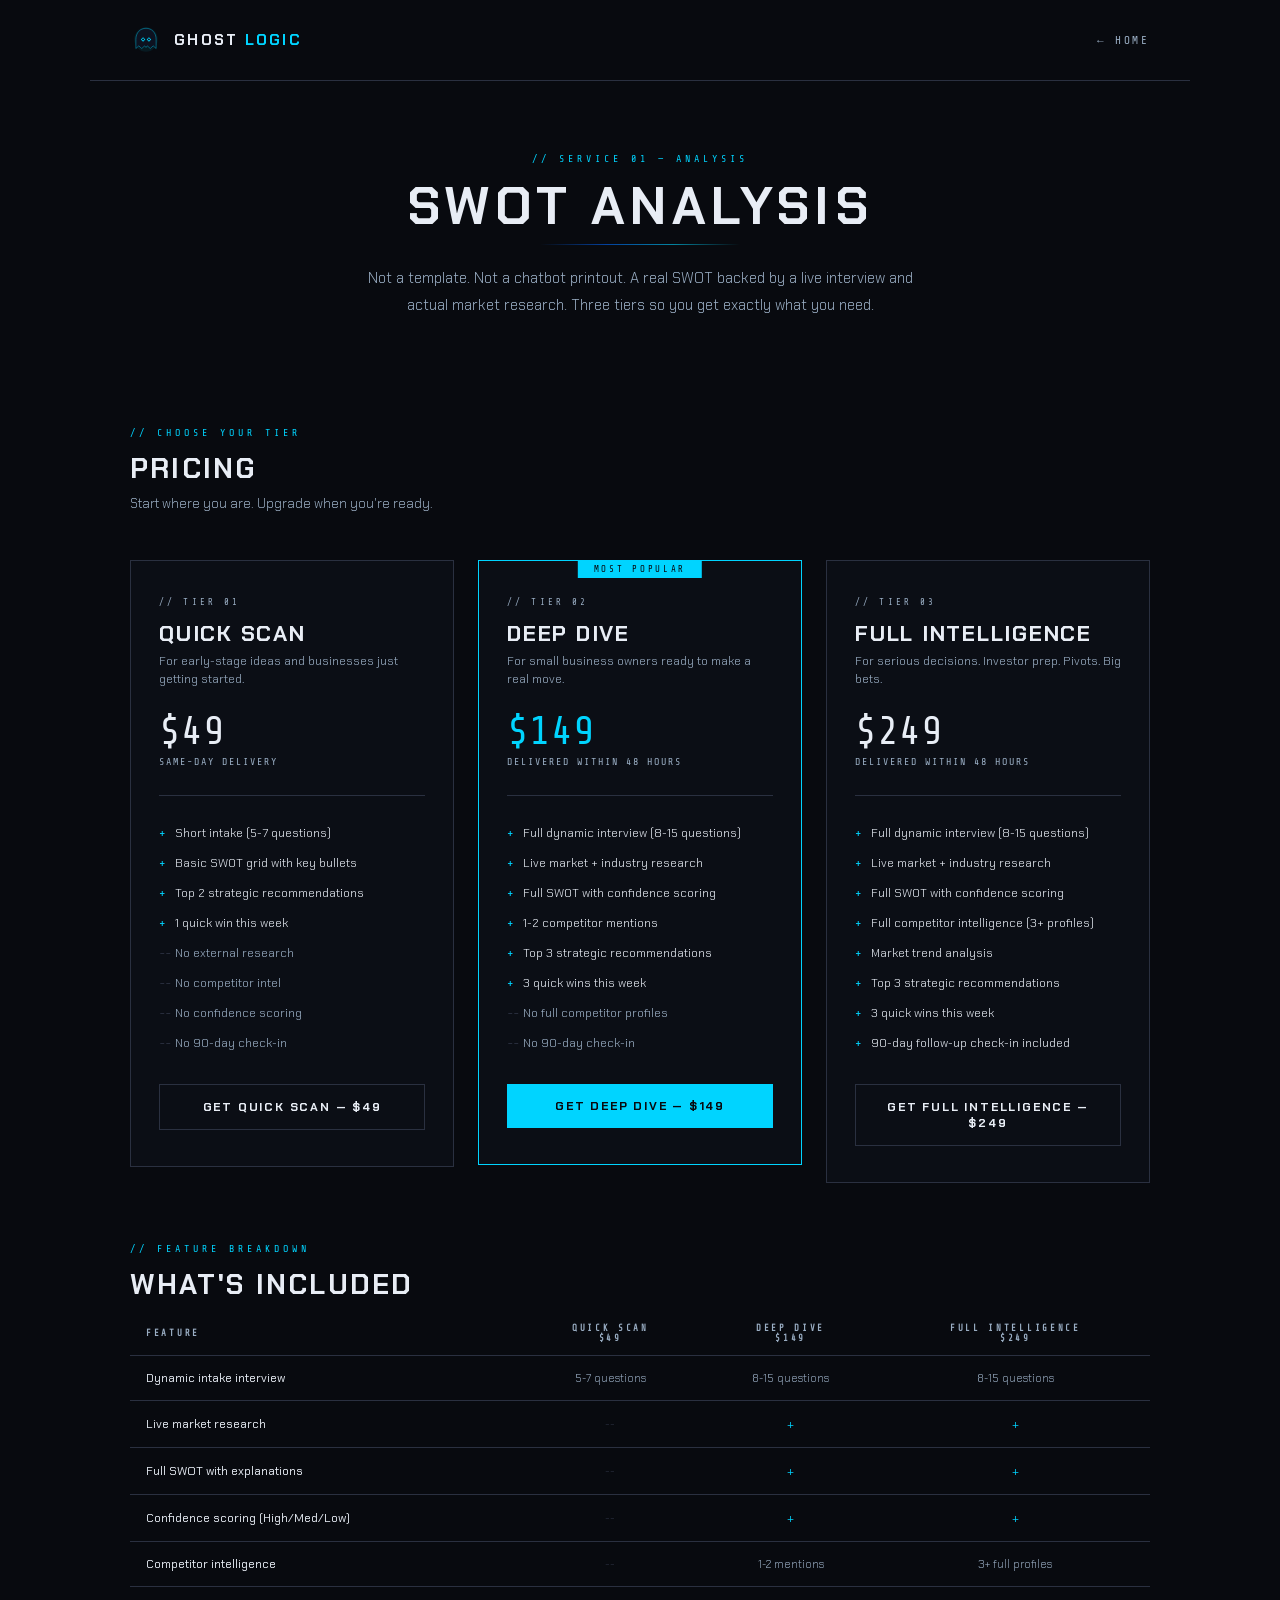
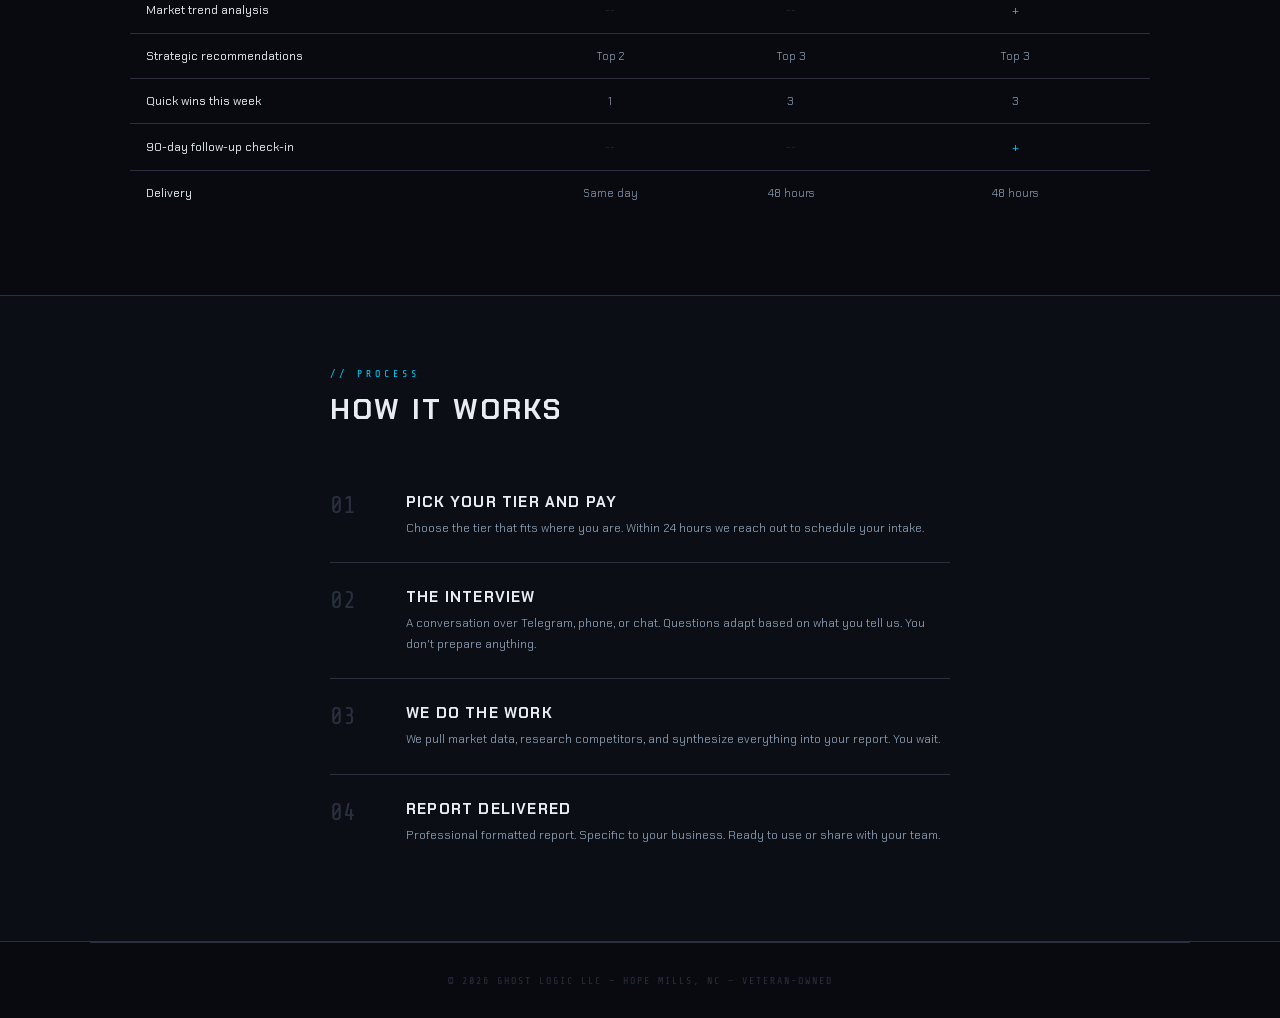
<file: swot.html>
<!DOCTYPE html>
<html lang="en">
<head>
<meta charset="UTF-8">
<meta name="viewport" content="width=device-width, initial-scale=1.0">
<title>SWOT Analysis -- Ghost Logic LLC</title>
<meta name="description" content="Research-backed SWOT analysis for your business. Three tiers starting at $49. Dynamic interview, competitor intelligence, quick wins. Veteran-owned.">
<style>
@import url('https://fonts.googleapis.com/css2?family=Share+Tech+Mono&family=Chakra+Petch:wght@300;400;600;700&display=swap');

*, *::before, *::after { box-sizing: border-box; margin: 0; padding: 0; }

:root {
  --bg: #080a0f;
  --ghost: #e8edf5;
  --accent: #00d4ff;
  --accent2: #0066ff;
  --dim: #2a3040;
  --mid: #9aaec4;
}

body {
  background: var(--bg);
  color: var(--ghost);
  font-family: 'Chakra Petch', sans-serif;
  min-height: 100vh;
  display: flex;
  flex-direction: column;
  align-items: center;
}

nav {
  width: 100%;
  max-width: 1100px;
  display: flex;
  align-items: center;
  justify-content: space-between;
  padding: 24px 40px;
  border-bottom: 1px solid var(--dim);
}

.nav-logo {
  display: flex;
  align-items: center;
  gap: 12px;
  text-decoration: none;
}

.nav-logo svg { width: 32px; height: 32px; }

.nav-name {
  font-weight: 700;
  font-size: 15px;
  letter-spacing: 0.15em;
  text-transform: uppercase;
  color: var(--ghost);
}

.nav-name span { color: var(--accent); }

.back-link {
  font-family: 'Share Tech Mono', monospace;
  font-size: 11px;
  letter-spacing: 0.25em;
  text-transform: uppercase;
  color: #9aaec4;
  text-decoration: none;
}

.back-link:hover { color: var(--accent); }

/* HERO */
.hero {
  max-width: 800px;
  width: 100%;
  padding: 72px 40px 48px;
  text-align: center;
}

.service-tag {
  font-family: 'Share Tech Mono', monospace;
  font-size: 10px;
  letter-spacing: 0.4em;
  color: var(--accent);
  text-transform: uppercase;
  margin-bottom: 16px;
}

.hero-title {
  font-size: 52px;
  font-weight: 700;
  letter-spacing: 0.1em;
  text-transform: uppercase;
  line-height: 1;
  margin-bottom: 8px;
}

.hero-rule {
  width: 200px;
  height: 1px;
  background: linear-gradient(90deg, transparent, var(--accent2), var(--accent), transparent);
  margin: 12px auto 20px;
  opacity: 0.6;
}

.hero-desc {
  font-size: 15px;
  font-weight: 300;
  color: #9aaec4;
  line-height: 1.8;
  max-width: 580px;
  margin: 0 auto;
}

/* PRICING TIERS */
.pricing-section {
  width: 100%;
  max-width: 1100px;
  padding: 60px 40px;
}

.section-label {
  font-family: 'Share Tech Mono', monospace;
  font-size: 10px;
  letter-spacing: 0.4em;
  color: var(--accent);
  text-transform: uppercase;
  margin-bottom: 12px;
}

.section-title {
  font-size: 28px;
  font-weight: 700;
  letter-spacing: 0.08em;
  text-transform: uppercase;
  margin-bottom: 8px;
}

.section-sub {
  font-size: 13px;
  color: #9aaec4;
  font-weight: 300;
  margin-bottom: 48px;
}

.tiers {
  display: grid;
  grid-template-columns: repeat(3, 1fr);
  gap: 24px;
  align-items: start;
}

.tier-card {
  background: #0b0e15;
  border: 1px solid var(--dim);
  padding: 36px 28px;
  display: flex;
  flex-direction: column;
  gap: 0;
  transition: border-color 0.2s;
  position: relative;
}

.tier-card:hover { border-color: var(--accent); }

.tier-card.featured {
  border-color: var(--accent);
}

.featured-badge {
  position: absolute;
  top: -1px;
  left: 50%;
  transform: translateX(-50%);
  background: var(--accent);
  color: var(--bg);
  font-family: 'Share Tech Mono', monospace;
  font-size: 9px;
  letter-spacing: 0.3em;
  text-transform: uppercase;
  padding: 4px 16px;
  white-space: nowrap;
}

.tier-num {
  font-family: 'Share Tech Mono', monospace;
  font-size: 9px;
  letter-spacing: 0.35em;
  color: #9aaec4;
  text-transform: uppercase;
  margin-bottom: 12px;
}

.tier-name {
  font-size: 22px;
  font-weight: 700;
  letter-spacing: 0.08em;
  text-transform: uppercase;
  margin-bottom: 4px;
}

.tier-tagline {
  font-size: 12px;
  color: #9aaec4;
  font-weight: 300;
  margin-bottom: 24px;
  line-height: 1.5;
}

.tier-price {
  font-family: 'Share Tech Mono', monospace;
  font-size: 40px;
  color: var(--ghost);
  line-height: 1;
  margin-bottom: 4px;
}

.tier-card.featured .tier-price { color: var(--accent); }

.tier-delivery {
  font-family: 'Share Tech Mono', monospace;
  font-size: 10px;
  letter-spacing: 0.2em;
  color: #9aaec4;
  text-transform: uppercase;
  margin-bottom: 28px;
  padding-bottom: 28px;
  border-bottom: 1px solid var(--dim);
}

.tier-features {
  list-style: none;
  display: flex;
  flex-direction: column;
  gap: 12px;
  margin-bottom: 32px;
  flex: 1;
}

.tier-features li {
  font-size: 12px;
  color: #9aaec4;
  font-weight: 300;
  line-height: 1.5;
  padding-left: 16px;
  position: relative;
}

.tier-features li::before {
  content: '--';
  position: absolute;
  left: 0;
  color: var(--dim);
  font-family: 'Share Tech Mono', monospace;
}

.tier-features li.included {
  color: var(--ghost);
}

.tier-features li.included::before {
  content: '+';
  color: var(--accent);
}

.btn-tier {
  display: block;
  text-align: center;
  font-family: 'Chakra Petch', sans-serif;
  font-weight: 700;
  font-size: 12px;
  letter-spacing: 0.15em;
  text-transform: uppercase;
  padding: 14px 20px;
  text-decoration: none;
  transition: all 0.2s;
  margin-top: auto;
}

.btn-tier-outline {
  border: 1px solid var(--dim);
  color: var(--ghost);
}

.btn-tier-outline:hover {
  border-color: var(--accent);
  color: var(--accent);
}

.btn-tier-filled {
  background: var(--accent);
  color: var(--bg);
}

.btn-tier-filled:hover { background: #00b8e0; }

/* COMPARISON TABLE */
.compare-section {
  width: 100%;
  max-width: 1100px;
  padding: 0 40px 80px;
}

.compare-table {
  width: 100%;
  border-collapse: collapse;
  font-size: 12px;
}

.compare-table th {
  font-family: 'Share Tech Mono', monospace;
  font-size: 9px;
  letter-spacing: 0.3em;
  text-transform: uppercase;
  color: #9aaec4;
  padding: 12px 16px;
  text-align: center;
  border-bottom: 1px solid var(--dim);
}

.compare-table th:first-child { text-align: left; }

.compare-table td {
  padding: 14px 16px;
  border-bottom: 1px solid var(--dim);
  color: #9aaec4;
  font-weight: 300;
  text-align: center;
}

.compare-table td:first-child {
  text-align: left;
  color: var(--ghost);
  font-weight: 400;
}

.compare-table tr:last-child td { border-bottom: none; }

.check { color: var(--accent); font-size: 14px; }
.dash { color: var(--dim); }
.partial { color: #9aaec4; font-size: 11px; }

/* HOW IT WORKS */
.how-section {
  width: 100%;
  background: #0b0e15;
  border-top: 1px solid var(--dim);
  border-bottom: 1px solid var(--dim);
}

.how-inner {
  max-width: 700px;
  margin: 0 auto;
  padding: 72px 40px;
}

.steps {
  display: flex;
  flex-direction: column;
  gap: 0;
  margin-top: 40px;
}

.step {
  display: flex;
  gap: 32px;
  align-items: flex-start;
  padding: 24px 0;
  border-bottom: 1px solid var(--dim);
}

.step:last-child { border-bottom: none; }

.step-num {
  font-family: 'Share Tech Mono', monospace;
  font-size: 24px;
  color: var(--dim);
  min-width: 44px;
  line-height: 1.2;
}

.step-content h3 {
  font-size: 15px;
  font-weight: 700;
  letter-spacing: 0.08em;
  text-transform: uppercase;
  margin-bottom: 6px;
}

.step-content p {
  font-size: 12px;
  color: #9aaec4;
  line-height: 1.7;
  font-weight: 300;
}

footer {
  width: 100%;
  border-top: 1px solid var(--dim);
  padding: 32px 40px;
  display: flex;
  align-items: center;
  justify-content: center;
  max-width: 1100px;
}

.footer-copy {
  font-family: 'Share Tech Mono', monospace;
  font-size: 10px;
  color: var(--dim);
  letter-spacing: 0.2em;
}

@media (max-width: 900px) {
  .tiers { grid-template-columns: 1fr; max-width: 420px; margin: 0 auto; }
  .hero-title { font-size: 36px; }
  nav { padding: 20px 24px; }
  .pricing-section, .compare-section { padding: 40px 24px; }
}
</style>
</head>
<body>

<nav>
  <a class="nav-logo" href="/">
    <svg viewBox="0 0 120 120" fill="none" xmlns="http://www.w3.org/2000/svg">
      <ellipse cx="60" cy="58" rx="44" ry="46" fill="#00d4ff" opacity="0.08"/>
      <path d="M22 58 C22 33 38 16 60 16 C82 16 98 33 98 58 L98 92 L87 82 L76 92 L65 82 L60 88 L55 82 L44 92 L33 82 L22 92 Z"
        fill="#0d1220" stroke="#00d4ff" stroke-width="1.5"/>
      <rect x="43" y="52" width="12" height="12" fill="#00d4ff" transform="rotate(45 49 58)" opacity="0.95"/>
      <rect x="46" y="55" width="6" height="6" fill="#080a0f" transform="rotate(45 49 58)"/>
      <rect x="65" y="52" width="12" height="12" fill="#00d4ff" transform="rotate(45 71 58)" opacity="0.95"/>
      <rect x="68" y="55" width="6" height="6" fill="#080a0f" transform="rotate(45 71 58)"/>
    </svg>
    <span class="nav-name">GHOST <span>LOGIC</span></span>
  </a>
  <a class="back-link" href="/">&larr; Home</a>
</nav>

<!-- HERO -->
<section class="hero">
  <div class="service-tag">// Service 01 &mdash; Analysis</div>
  <h1 class="hero-title">SWOT Analysis</h1>
  <div class="hero-rule"></div>
  <p class="hero-desc">Not a template. Not a chatbot printout. A real SWOT backed by a live interview and actual market research. Three tiers so you get exactly what you need.</p>
</section>

<!-- PRICING TIERS -->
<section class="pricing-section">
  <div class="section-label">// Choose Your Tier</div>
  <h2 class="section-title">Pricing</h2>
  <p class="section-sub">Start where you are. Upgrade when you're ready.</p>

  <div class="tiers">

    <!-- TIER 1 -->
    <div class="tier-card">
      <div class="tier-num">// Tier 01</div>
      <div class="tier-name">Quick Scan</div>
      <div class="tier-tagline">For early-stage ideas and businesses just getting started.</div>
      <div class="tier-price">$49</div>
      <div class="tier-delivery">Same-day delivery</div>
      <ul class="tier-features">
        <li class="included">Short intake (5-7 questions)</li>
        <li class="included">Basic SWOT grid with key bullets</li>
        <li class="included">Top 2 strategic recommendations</li>
        <li class="included">1 quick win this week</li>
        <li>No external research</li>
        <li>No competitor intel</li>
        <li>No confidence scoring</li>
        <li>No 90-day check-in</li>
      </ul>
      <a href="/order.html?tier=49" class="btn-tier btn-tier-outline">Get Quick Scan &mdash; $49</a>
    </div>

    <!-- TIER 2 (FEATURED) -->
    <div class="tier-card featured">
      <div class="featured-badge">Most Popular</div>
      <div class="tier-num">// Tier 02</div>
      <div class="tier-name">Deep Dive</div>
      <div class="tier-tagline">For small business owners ready to make a real move.</div>
      <div class="tier-price">$149</div>
      <div class="tier-delivery">Delivered within 48 hours</div>
      <ul class="tier-features">
        <li class="included">Full dynamic interview (8-15 questions)</li>
        <li class="included">Live market + industry research</li>
        <li class="included">Full SWOT with confidence scoring</li>
        <li class="included">1-2 competitor mentions</li>
        <li class="included">Top 3 strategic recommendations</li>
        <li class="included">3 quick wins this week</li>
        <li>No full competitor profiles</li>
        <li>No 90-day check-in</li>
      </ul>
      <a href="/order.html?tier=149" class="btn-tier btn-tier-filled">Get Deep Dive &mdash; $149</a>
    </div>

    <!-- TIER 3 -->
    <div class="tier-card">
      <div class="tier-num">// Tier 03</div>
      <div class="tier-name">Full Intelligence</div>
      <div class="tier-tagline">For serious decisions. Investor prep. Pivots. Big bets.</div>
      <div class="tier-price">$249</div>
      <div class="tier-delivery">Delivered within 48 hours</div>
      <ul class="tier-features">
        <li class="included">Full dynamic interview (8-15 questions)</li>
        <li class="included">Live market + industry research</li>
        <li class="included">Full SWOT with confidence scoring</li>
        <li class="included">Full competitor intelligence (3+ profiles)</li>
        <li class="included">Market trend analysis</li>
        <li class="included">Top 3 strategic recommendations</li>
        <li class="included">3 quick wins this week</li>
        <li class="included">90-day follow-up check-in included</li>
      </ul>
      <a href="/order.html?tier=249" class="btn-tier btn-tier-outline">Get Full Intelligence &mdash; $249</a>
    </div>

  </div>
</section>

<!-- COMPARISON TABLE -->
<section class="compare-section">
  <div class="section-label">// Feature Breakdown</div>
  <h2 class="section-title">What's Included</h2>

  <table class="compare-table">
    <thead>
      <tr>
        <th>Feature</th>
        <th>Quick Scan<br>$49</th>
        <th>Deep Dive<br>$149</th>
        <th>Full Intelligence<br>$249</th>
      </tr>
    </thead>
    <tbody>
      <tr>
        <td>Dynamic intake interview</td>
        <td><span class="partial">5-7 questions</span></td>
        <td><span class="partial">8-15 questions</span></td>
        <td><span class="partial">8-15 questions</span></td>
      </tr>
      <tr>
        <td>Live market research</td>
        <td><span class="dash">--</span></td>
        <td><span class="check">+</span></td>
        <td><span class="check">+</span></td>
      </tr>
      <tr>
        <td>Full SWOT with explanations</td>
        <td><span class="dash">--</span></td>
        <td><span class="check">+</span></td>
        <td><span class="check">+</span></td>
      </tr>
      <tr>
        <td>Confidence scoring (High/Med/Low)</td>
        <td><span class="dash">--</span></td>
        <td><span class="check">+</span></td>
        <td><span class="check">+</span></td>
      </tr>
      <tr>
        <td>Competitor intelligence</td>
        <td><span class="dash">--</span></td>
        <td><span class="partial">1-2 mentions</span></td>
        <td><span class="partial">3+ full profiles</span></td>
      </tr>
      <tr>
        <td>Market trend analysis</td>
        <td><span class="dash">--</span></td>
        <td><span class="dash">--</span></td>
        <td><span class="check">+</span></td>
      </tr>
      <tr>
        <td>Strategic recommendations</td>
        <td><span class="partial">Top 2</span></td>
        <td><span class="partial">Top 3</span></td>
        <td><span class="partial">Top 3</span></td>
      </tr>
      <tr>
        <td>Quick wins this week</td>
        <td><span class="partial">1</span></td>
        <td><span class="partial">3</span></td>
        <td><span class="partial">3</span></td>
      </tr>
      <tr>
        <td>90-day follow-up check-in</td>
        <td><span class="dash">--</span></td>
        <td><span class="dash">--</span></td>
        <td><span class="check">+</span></td>
      </tr>
      <tr>
        <td>Delivery</td>
        <td><span class="partial">Same day</span></td>
        <td><span class="partial">48 hours</span></td>
        <td><span class="partial">48 hours</span></td>
      </tr>
    </tbody>
  </table>
</section>

<!-- HOW IT WORKS -->
<div class="how-section">
  <div class="how-inner">
    <div class="section-label">// Process</div>
    <h2 class="section-title">How It Works</h2>
    <div class="steps">
      <div class="step">
        <div class="step-num">01</div>
        <div class="step-content">
          <h3>Pick Your Tier and Pay</h3>
          <p>Choose the tier that fits where you are. Within 24 hours we reach out to schedule your intake.</p>
        </div>
      </div>
      <div class="step">
        <div class="step-num">02</div>
        <div class="step-content">
          <h3>The Interview</h3>
          <p>A conversation over Telegram, phone, or chat. Questions adapt based on what you tell us. You don't prepare anything.</p>
        </div>
      </div>
      <div class="step">
        <div class="step-num">03</div>
        <div class="step-content">
          <h3>We Do the Work</h3>
          <p>We pull market data, research competitors, and synthesize everything into your report. You wait.</p>
        </div>
      </div>
      <div class="step">
        <div class="step-num">04</div>
        <div class="step-content">
          <h3>Report Delivered</h3>
          <p>Professional formatted report. Specific to your business. Ready to use or share with your team.</p>
        </div>
      </div>
    </div>
  </div>
</div>

<footer>
  <div class="footer-copy">&copy; 2026 GHOST LOGIC LLC &mdash; HOPE MILLS, NC &mdash; VETERAN-OWNED</div>
</footer>

</body>
</html>
</file>
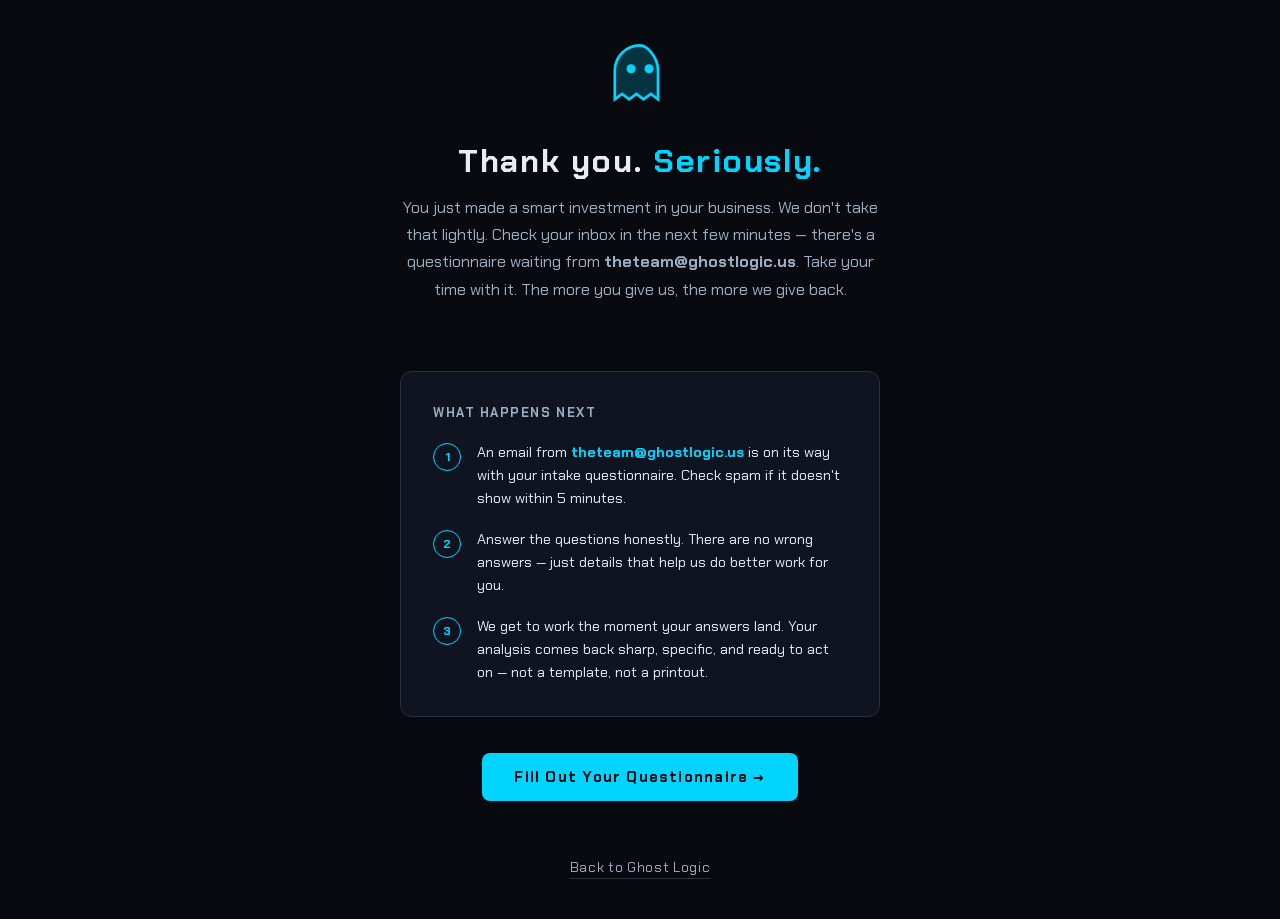
<file: thankyou.html>
<!DOCTYPE html>
<html lang="en">
<head>
<meta charset="UTF-8">
<meta name="viewport" content="width=device-width, initial-scale=1.0">
<title>You're In -- Ghost Logic LLC</title>
<style>
@import url('https://fonts.googleapis.com/css2?family=Share+Tech+Mono&family=Chakra+Petch:wght@300;400;600;700&display=swap');

*, *::before, *::after { box-sizing: border-box; margin: 0; padding: 0; }

:root {
  --bg: #080a0f;
  --ghost: #e8edf5;
  --accent: #00d4ff;
  --accent2: #0066ff;
  --dim: #2a3040;
  --mid: #9aaec4;
  --card: #0f1420;
}

body {
  background: var(--bg);
  color: var(--ghost);
  font-family: 'Chakra Petch', sans-serif;
  min-height: 100vh;
  display: flex;
  flex-direction: column;
  align-items: center;
  justify-content: center;
  padding: 40px 20px;
  text-align: center;
}

.ghost-icon {
  width: 72px;
  height: 72px;
  margin-bottom: 28px;
  animation: float 3s ease-in-out infinite;
}

@keyframes float {
  0%, 100% { transform: translateY(0); }
  50% { transform: translateY(-10px); }
}

h1 {
  font-size: 2rem;
  font-weight: 700;
  letter-spacing: 0.05em;
  margin-bottom: 12px;
}

.accent { color: var(--accent); }

.subtitle {
  color: var(--mid);
  font-size: 1rem;
  max-width: 500px;
  line-height: 1.7;
  margin-bottom: 40px;
}

.steps {
  background: var(--card);
  border: 1px solid var(--dim);
  border-radius: 12px;
  padding: 32px;
  max-width: 480px;
  width: 100%;
  text-align: left;
  margin-bottom: 36px;
}

.steps h3 {
  font-size: 0.8rem;
  color: var(--mid);
  letter-spacing: 0.12em;
  text-transform: uppercase;
  margin-bottom: 20px;
}

.step {
  display: flex;
  align-items: flex-start;
  gap: 16px;
  margin-bottom: 18px;
}

.step:last-child { margin-bottom: 0; }

.step-num {
  width: 28px;
  height: 28px;
  border: 1px solid var(--accent);
  border-radius: 50%;
  display: flex;
  align-items: center;
  justify-content: center;
  color: var(--accent);
  font-size: 0.75rem;
  font-weight: 700;
  flex-shrink: 0;
  margin-top: 2px;
}

.step-text {
  font-size: 0.9rem;
  line-height: 1.6;
  color: var(--ghost);
}

.step-text strong { color: var(--accent); }

.intake-btn {
  display: inline-block;
  padding: 14px 32px;
  background: var(--accent);
  color: var(--bg);
  text-decoration: none;
  border-radius: 8px;
  font-weight: 700;
  font-size: 0.95rem;
  letter-spacing: 0.08em;
  transition: background 0.2s;
  margin-bottom: 16px;
}
.intake-btn:hover { background: #00b8e0; }
.home-link {
  color: var(--mid);
  text-decoration: none;
  font-size: 0.85rem;
  letter-spacing: 0.05em;
  border-bottom: 1px solid var(--dim);
  padding-bottom: 2px;
}
.home-link:hover { color: var(--ghost); border-color: var(--ghost); }

.order-summary {
  font-size: 0.82rem;
  color: var(--mid);
  margin-bottom: 28px;
}
.order-summary span { color: var(--ghost); }
</style>
</head>
<body>

<svg class="ghost-icon" viewBox="0 0 40 40" fill="none" xmlns="http://www.w3.org/2000/svg">
  <path d="M20 3C12.268 3 6 9.268 6 17v16l4-3 4 3 4-3 4 3 4-3 4 3V17C30 9.268 23.732 3 20 3z" fill="#00d4ff" opacity="0.2"/>
  <path d="M20 3C12.268 3 6 9.268 6 17v16l4-3 4 3 4-3 4 3 4-3 4 3V17C30 9.268 23.732 3 20 3z" stroke="#00d4ff" stroke-width="1.5" fill="none"/>
  <circle cx="15" cy="16" r="2.5" fill="#00d4ff"/>
  <circle cx="25" cy="16" r="2.5" fill="#00d4ff"/>
</svg>

<h1 id="greeting">Thank you. <span class="accent">Seriously.</span></h1>
<p class="subtitle">You just made a smart investment in your business. We don't take that lightly. Check your inbox in the next few minutes — there's a questionnaire waiting from <strong>theteam@ghostlogic.us</strong>. Take your time with it. The more you give us, the more we give back.</p>

<div class="order-summary" id="order-summary"></div>

<div class="steps">
  <h3>What Happens Next</h3>
  <div class="step">
    <div class="step-num">1</div>
    <div class="step-text">An email from <strong>theteam@ghostlogic.us</strong> is on its way with your intake questionnaire. Check spam if it doesn't show within 5 minutes.</div>
  </div>
  <div class="step">
    <div class="step-num">2</div>
    <div class="step-text">Answer the questions honestly. There are no wrong answers — just details that help us do better work for you.</div>
  </div>
  <div class="step">
    <div class="step-num">3</div>
    <div class="step-text">We get to work the moment your answers land. Your analysis comes back sharp, specific, and ready to act on — not a template, not a printout.</div>
  </div>
</div>

<a class="intake-btn" id="intake-link" href="/intake-quick.html">Fill Out Your Questionnaire &rarr;</a>
<br><br>
<a class="home-link" href="/">Back to Ghost Logic</a>

<script>
// Read order from sessionStorage and display summary
var order = null;
try {
  order = JSON.parse(sessionStorage.getItem('gl_order') || 'null');
} catch(e) {}

if (order) {
  // Personalize the heading with first name
  var firstName = order.yourName ? order.yourName.split(' ')[0] : null;
  if (firstName) {
    document.getElementById('greeting').innerHTML = 'Thank you, <span class="accent">' + firstName + '.</span>';
  }
  // Order summary
  var el = document.getElementById('order-summary');
  el.innerHTML = 'Order for <span>' + order.bizName + '</span> &bull; <span>' + order.tier + '</span> &bull; <span>$' + order.amount + '</span>';
  // Point intake button to correct tier page
  var intakeLink = document.getElementById('intake-link');
  if (order.amount === 49) intakeLink.href = '/intake-quick.html';
  else if (order.amount === 149) intakeLink.href = '/intake-deep.html';
  else if (order.amount === 249) intakeLink.href = '/intake-full.html';
}
</script>
</body>
</html>
</file>
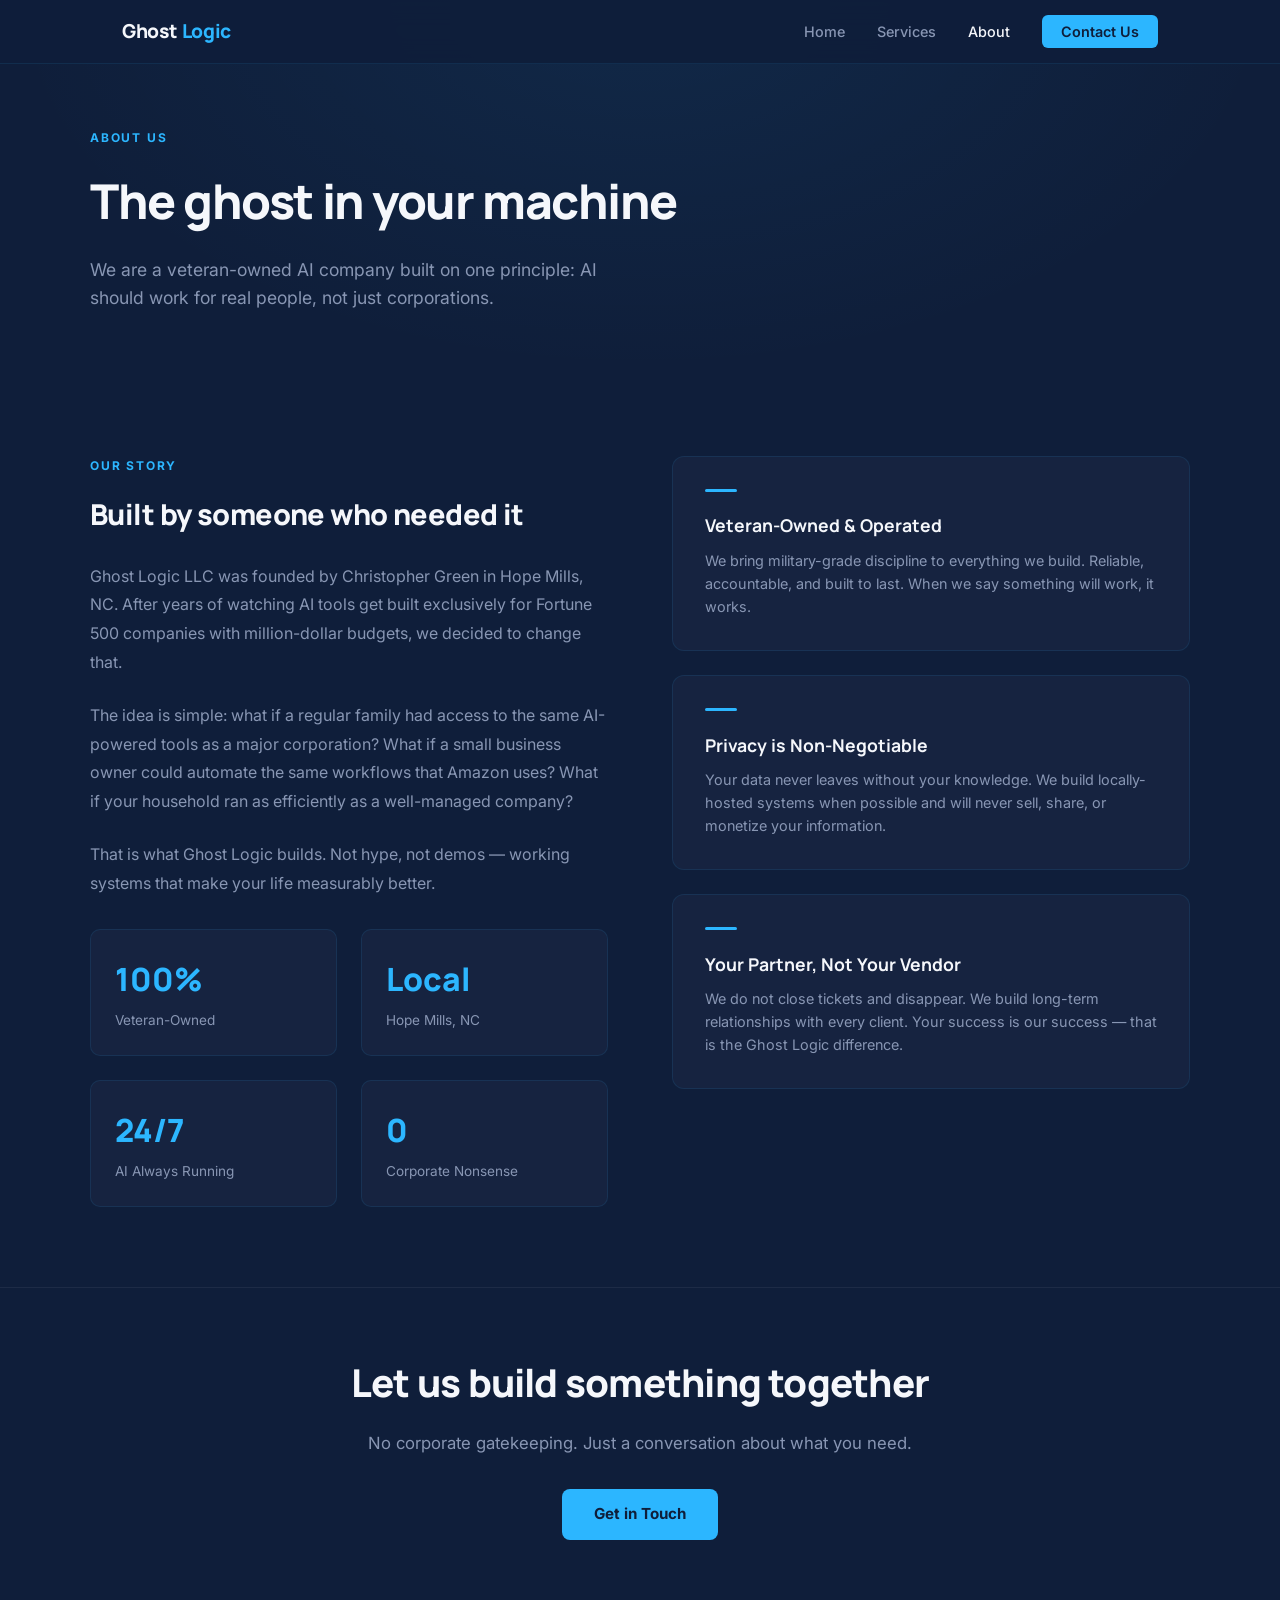
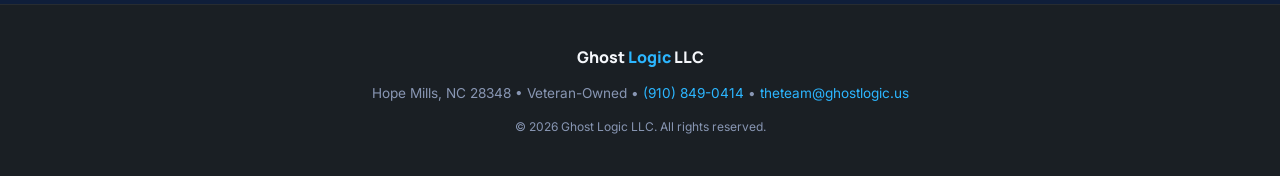
<file: ghost_logic_llc/website/about.html>
<!DOCTYPE html>
<html lang="en">
<head>
  <meta charset="UTF-8">
  <meta name="viewport" content="width=device-width, initial-scale=1.0">
  <title>About — Ghost Logic LLC</title>
  <meta name="description" content="Veteran-owned AI company in Hope Mills, NC. Founded by Christopher Green.">
  <link rel="stylesheet" href="style.css">
</head>
<body>

<nav>
  <div class="nav-inner">
    <a href="index.html" class="nav-logo">Ghost <span>Logic</span></a>
    <ul class="nav-links">
      <li><a href="index.html">Home</a></li>
      <li><a href="services.html">Services</a></li>
      <li><a href="about.html" class="active">About</a></li>
      <li><a href="contact.html" class="nav-cta">Contact Us</a></li>
    </ul>
  </div>
</nav>

<div class="page-header">
  <div class="container">
    <div class="section-label">About Us</div>
    <h1>The ghost in your machine</h1>
    <p>We are a veteran-owned AI company built on one principle: AI should work for real people, not just corporations.</p>
  </div>
</div>

<section>
  <div class="container">
    <div class="about-grid">
      <div>
        <div class="section-label">Our Story</div>
        <h2 class="section-title" style="font-size: 1.8rem; margin-bottom: 1.5rem;">Built by someone who needed it</h2>
        <p style="color: var(--text-dim); line-height: 1.8; margin-bottom: 1.5rem;">Ghost Logic LLC was founded by Christopher Green in Hope Mills, NC. After years of watching AI tools get built exclusively for Fortune 500 companies with million-dollar budgets, we decided to change that.</p>
        <p style="color: var(--text-dim); line-height: 1.8; margin-bottom: 1.5rem;">The idea is simple: what if a regular family had access to the same AI-powered tools as a major corporation? What if a small business owner could automate the same workflows that Amazon uses? What if your household ran as efficiently as a well-managed company?</p>
        <p style="color: var(--text-dim); line-height: 1.8;">That is what Ghost Logic builds. Not hype, not demos — working systems that make your life measurably better.</p>

        <div class="about-stat">
          <div class="stat-box">
            <div class="stat-num">100%</div>
            <div class="stat-label">Veteran-Owned</div>
          </div>
          <div class="stat-box">
            <div class="stat-num">Local</div>
            <div class="stat-label">Hope Mills, NC</div>
          </div>
          <div class="stat-box">
            <div class="stat-num">24/7</div>
            <div class="stat-label">AI Always Running</div>
          </div>
          <div class="stat-box">
            <div class="stat-num">0</div>
            <div class="stat-label">Corporate Nonsense</div>
          </div>
        </div>
      </div>

      <div>
        <div class="card" style="margin-bottom: 1.5rem;">
          
          <h3>Veteran-Owned &amp; Operated</h3>
          <p>We bring military-grade discipline to everything we build. Reliable, accountable, and built to last. When we say something will work, it works.</p>
        </div>
        <div class="card" style="margin-bottom: 1.5rem;">
          
          <h3>Privacy is Non-Negotiable</h3>
          <p>Your data never leaves without your knowledge. We build locally-hosted systems when possible and will never sell, share, or monetize your information.</p>
        </div>
        <div class="card">
          
          <h3>Your Partner, Not Your Vendor</h3>
          <p>We do not close tickets and disappear. We build long-term relationships with every client. Your success is our success — that is the Ghost Logic difference.</p>
        </div>
      </div>
    </div>
  </div>
</section>

<hr class="divider">

<section style="text-align: center; padding: 4rem 2rem;">
  <div class="container">
    <h2 class="section-title">Let us build something together</h2>
    <p style="color: var(--text-dim); margin-bottom: 2rem; font-size: 1.05rem;">No corporate gatekeeping. Just a conversation about what you need.</p>
    <a href="contact.html" class="btn-primary">Get in Touch</a>
  </div>
</section>

<footer>
  <div class="container">
    <span class="footer-logo">Ghost <span>Logic</span> LLC</span>
    <p>Hope Mills, NC 28348 &bull; Veteran-Owned &bull; <a href="tel:9108490414">(910) 849-0414</a> &bull; <a href="mailto:theteam@ghostlogic.us">theteam@ghostlogic.us</a></p>
    <p style="margin-top: 0.75rem; font-size: 0.75rem;">&copy; 2026 Ghost Logic LLC. All rights reserved.</p>
  </div>
</footer>

</body>
</html>
</file>
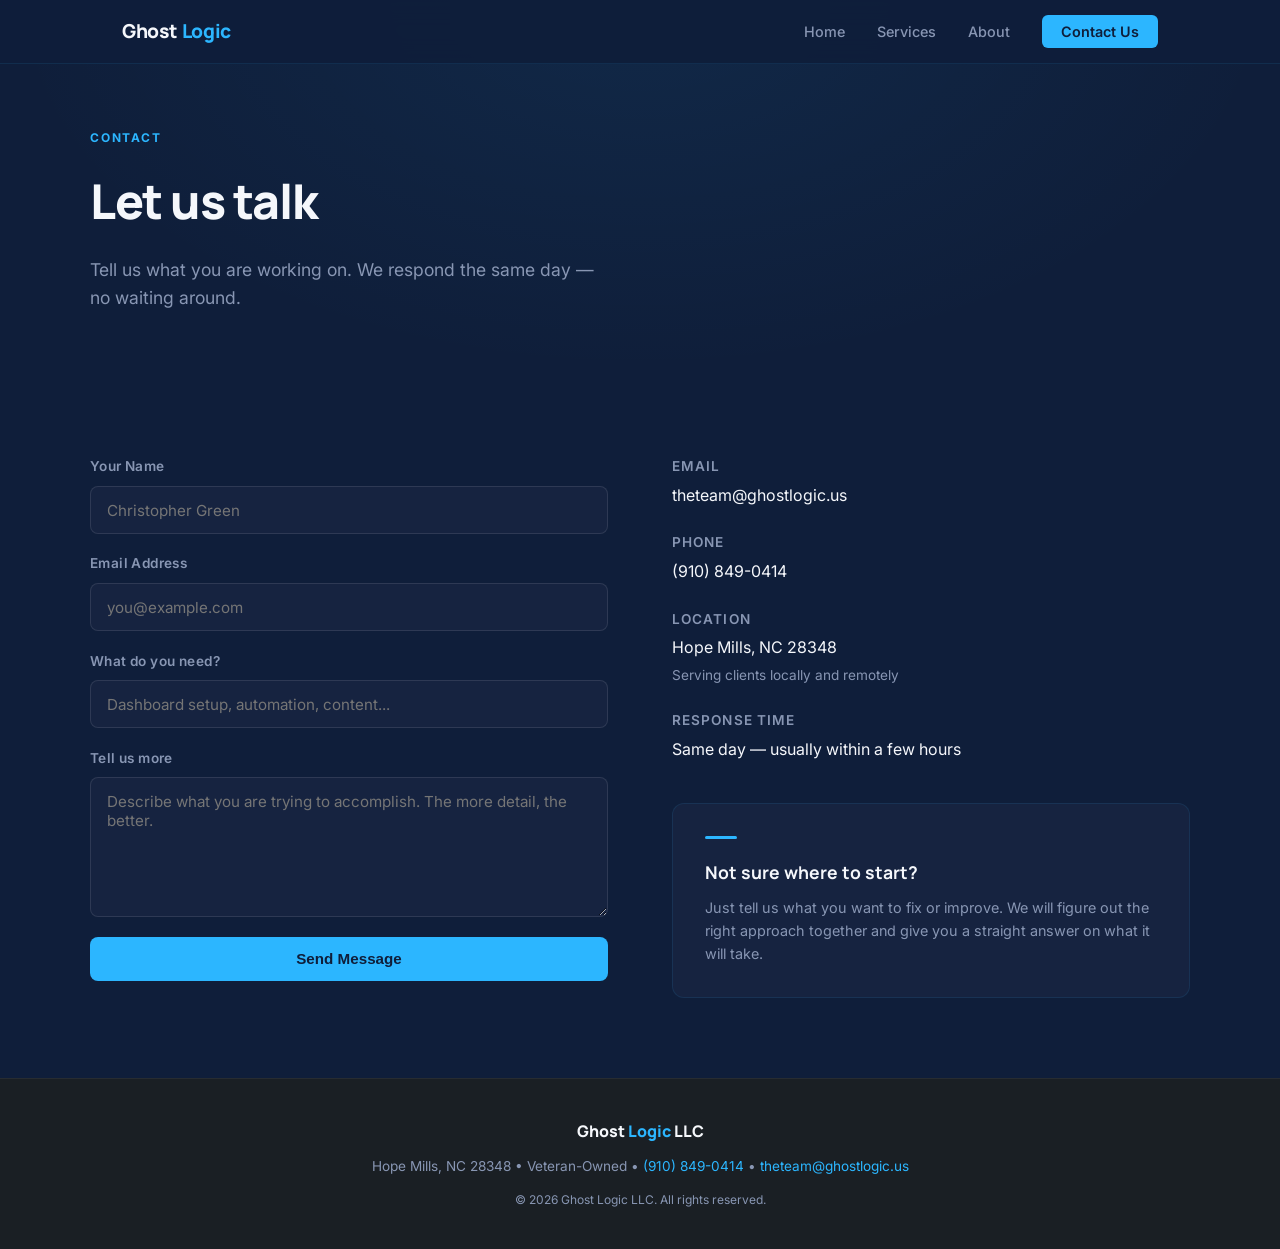
<file: ghost_logic_llc/website/contact.html>
<!DOCTYPE html>
<html lang="en">
<head>
  <meta charset="UTF-8">
  <meta name="viewport" content="width=device-width, initial-scale=1.0">
  <title>Contact — Ghost Logic LLC</title>
  <meta name="description" content="Get in touch with Ghost Logic LLC. Hope Mills, NC. Veteran-owned AI company.">
  <link rel="stylesheet" href="style.css">
</head>
<body>

<nav>
  <div class="nav-inner">
    <a href="index.html" class="nav-logo">Ghost <span>Logic</span></a>
    <ul class="nav-links">
      <li><a href="index.html">Home</a></li>
      <li><a href="services.html">Services</a></li>
      <li><a href="about.html">About</a></li>
      <li><a href="contact.html" class="nav-cta active">Contact Us</a></li>
    </ul>
  </div>
</nav>

<div class="page-header">
  <div class="container">
    <div class="section-label">Contact</div>
    <h1>Let us talk</h1>
    <p>Tell us what you are working on. We respond the same day — no waiting around.</p>
  </div>
</div>

<section>
  <div class="container">
    <div class="contact-grid">

      <form class="contact-form" action="#" method="POST">
        <div class="form-group">
          <label for="name">Your Name</label>
          <input type="text" id="name" name="name" placeholder="Christopher Green" required>
        </div>
        <div class="form-group">
          <label for="email">Email Address</label>
          <input type="email" id="email" name="email" placeholder="you@example.com" required>
        </div>
        <div class="form-group">
          <label for="subject">What do you need?</label>
          <input type="text" id="subject" name="subject" placeholder="Dashboard setup, automation, content...">
        </div>
        <div class="form-group">
          <label for="message">Tell us more</label>
          <textarea id="message" name="message" placeholder="Describe what you are trying to accomplish. The more detail, the better."></textarea>
        </div>
        <button type="submit" class="btn-primary" style="border: none; cursor: pointer; font-size: 0.95rem;">Send Message</button>
      </form>

      <div class="contact-info">
        <div class="contact-item">
          <h4>Email</h4>
          <a href="mailto:theteam@ghostlogic.us">theteam@ghostlogic.us</a>
        </div>
        <div class="contact-item">
          <h4>Phone</h4>
          <a href="tel:9108490414">(910) 849-0414</a>
        </div>
        <div class="contact-item">
          <h4>Location</h4>
          <p>Hope Mills, NC 28348</p>
          <p style="color: var(--text-dim); font-size: 0.85rem; margin-top: 0.25rem;">Serving clients locally and remotely</p>
        </div>
        <div class="contact-item">
          <h4>Response Time</h4>
          <p>Same day — usually within a few hours</p>
        </div>

        <div class="card" style="margin-top: 1rem;">
          
          <h3>Not sure where to start?</h3>
          <p>Just tell us what you want to fix or improve. We will figure out the right approach together and give you a straight answer on what it will take.</p>
        </div>
      </div>

    </div>
  </div>
</section>

<footer>
  <div class="container">
    <span class="footer-logo">Ghost <span>Logic</span> LLC</span>
    <p>Hope Mills, NC 28348 &bull; Veteran-Owned &bull; <a href="tel:9108490414">(910) 849-0414</a> &bull; <a href="mailto:theteam@ghostlogic.us">theteam@ghostlogic.us</a></p>
    <p style="margin-top: 0.75rem; font-size: 0.75rem;">&copy; 2026 Ghost Logic LLC. All rights reserved.</p>
  </div>
</footer>

</body>
</html>
</file>
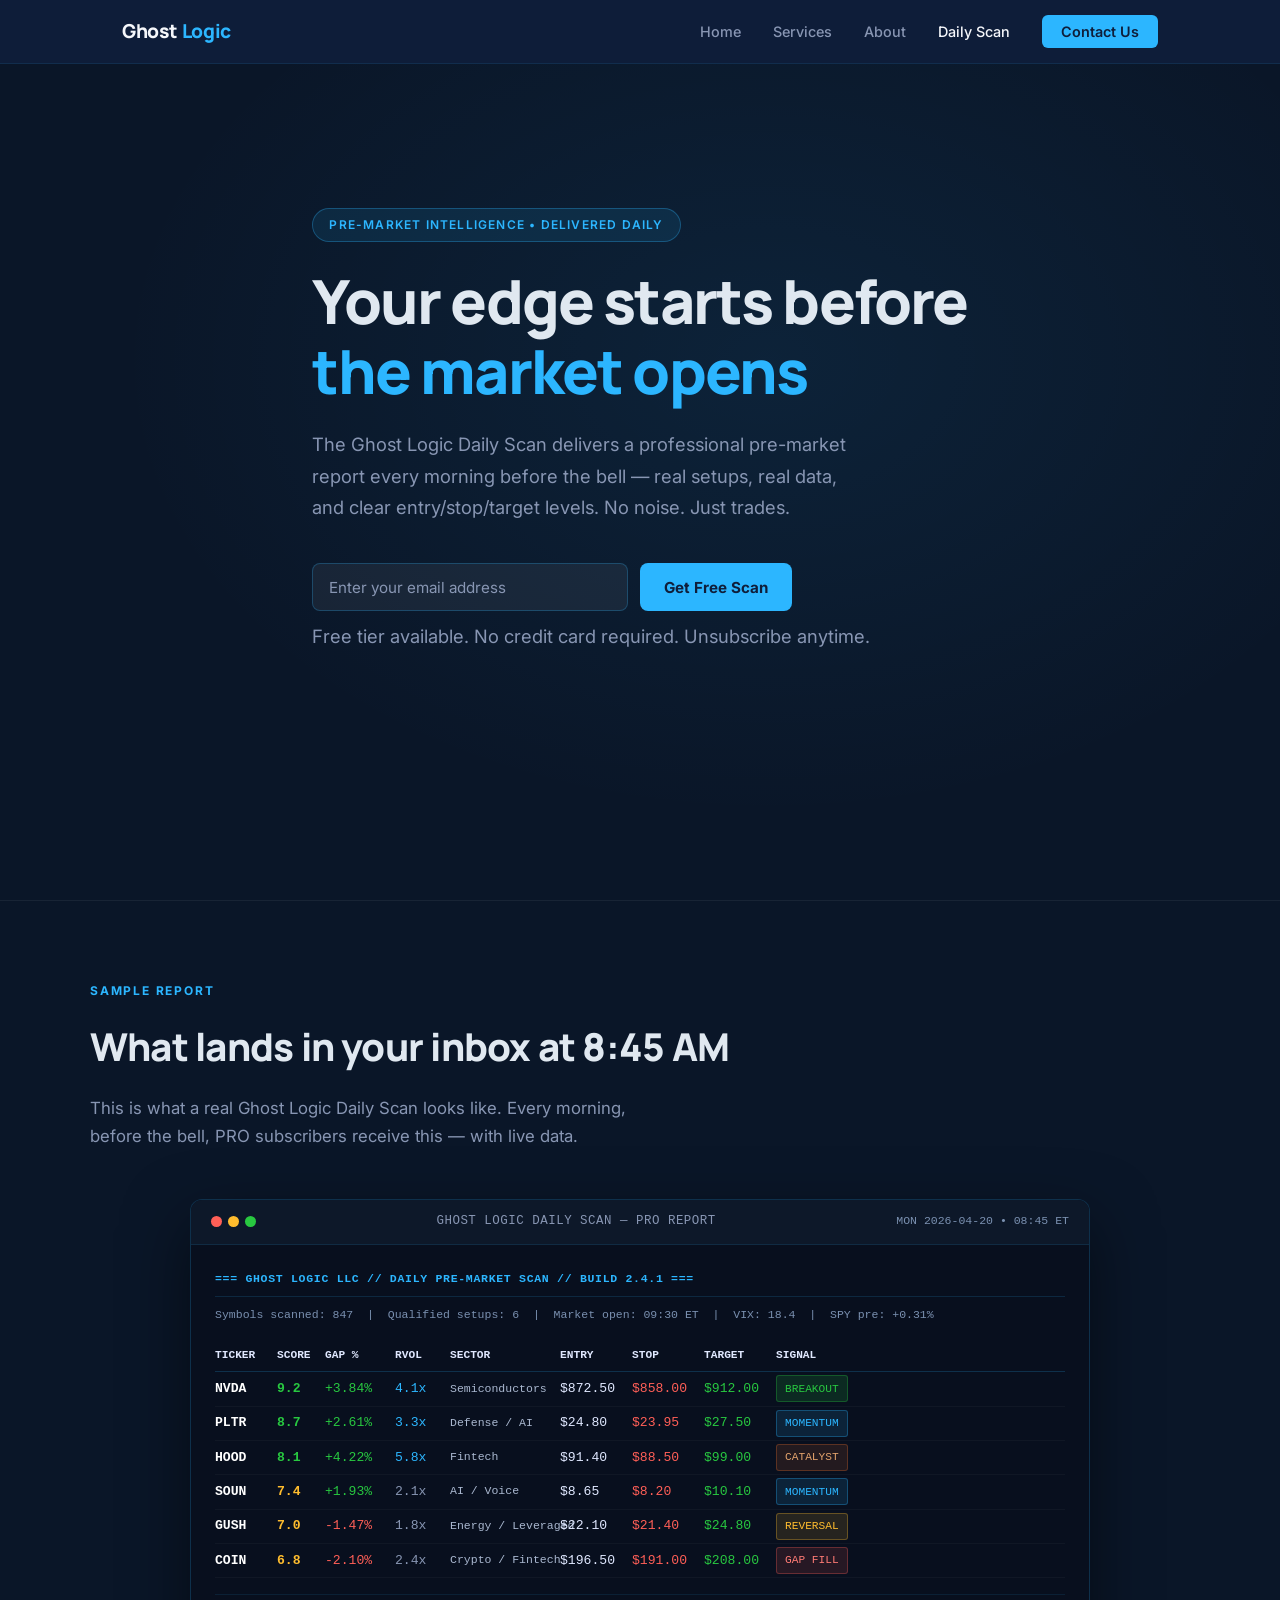
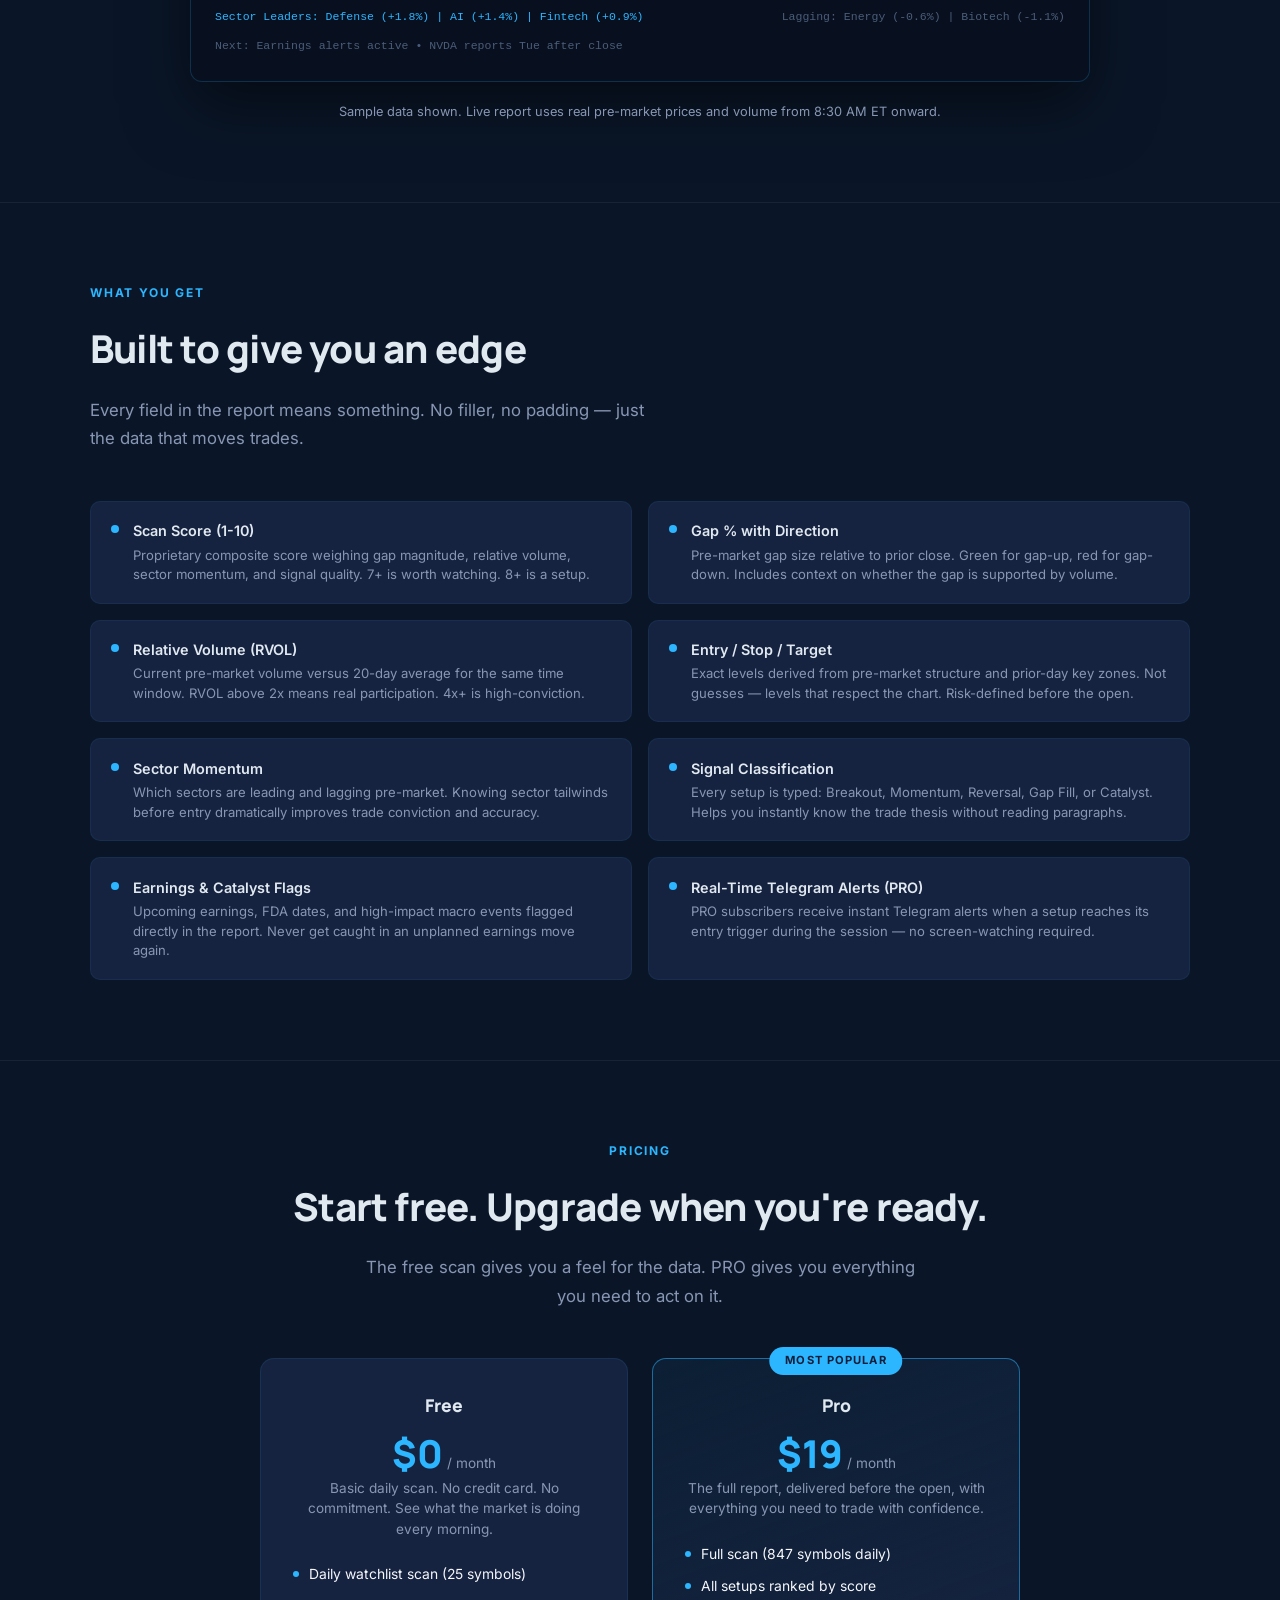
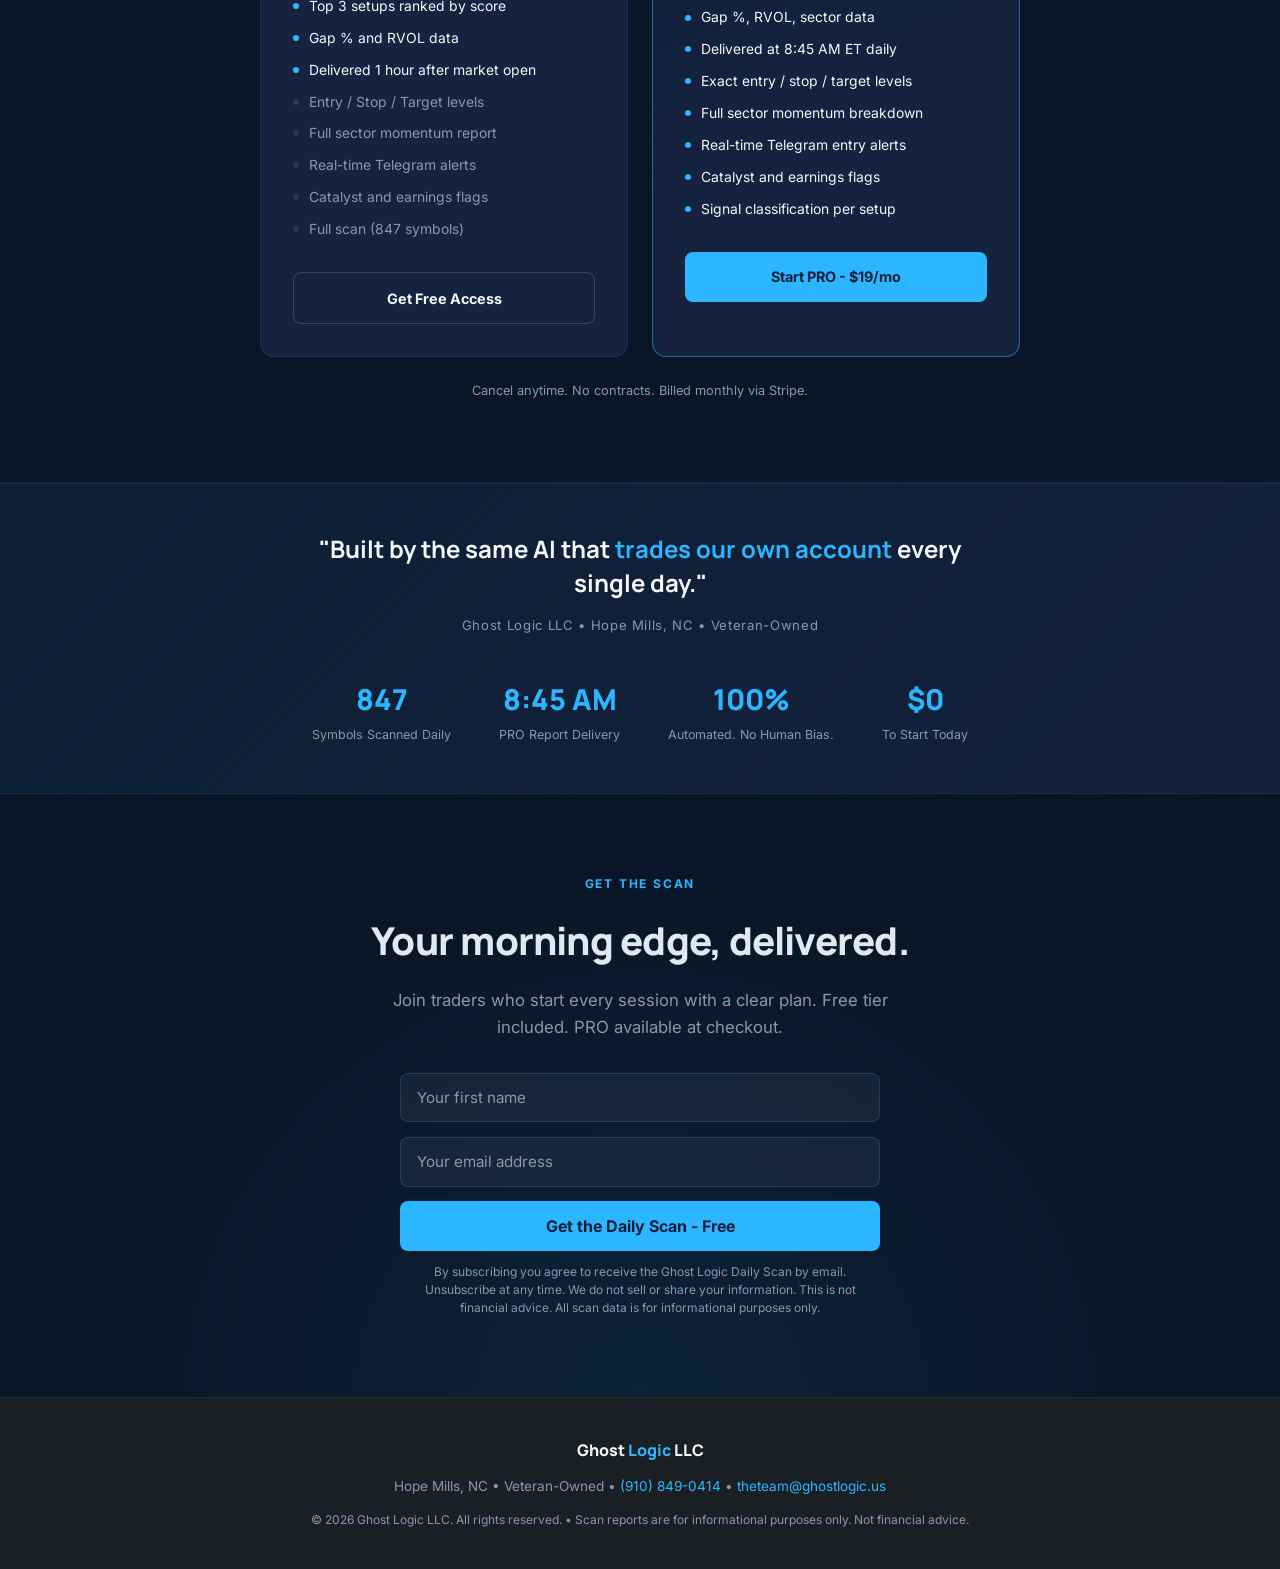
<file: ghost_logic_llc/website/scanner.html>
<!DOCTYPE html>
<html lang="en">
<head>
  <meta charset="UTF-8">
  <meta name="viewport" content="width=device-width, initial-scale=1.0">
  <title>Ghost Logic Daily Scan — Pre-Market Intelligence, Every Morning</title>
  <meta name="description" content="Get a professional pre-market stock scan delivered every morning before the bell. Real setups. Real data. Built by the same AI that trades our own account.">
  <link rel="stylesheet" href="style.css">
  <style>
    /* ── DARK THEME ENFORCEMENT ── */
    html, body {
      background-color: #0a1628 !important;
      color: #e0e8f0 !important;
    }

    section {
      background-color: #0a1628;
      color: #e0e8f0;
    }

    section h2,
    section h3,
    section h4 {
      color: #e0e8f0;
    }

    section p {
      color: #8896B3;
    }

    .section-title {
      color: #e0e8f0 !important;
    }

    .hero h1 {
      color: #e0e8f0;
    }

    .hero p {
      color: #8896B3;
    }

    .signup-section {
      background-color: #0a1628;
    }

    .signup-section h2,
    .signup-section .section-title {
      color: #e0e8f0;
    }

    .inside-item h4 {
      color: #e0e8f0;
    }

    .pricing-tier {
      color: #e0e8f0;
    }

    /* ── SCANNER PAGE EXTRAS ── */

    /* HERO FORM */
    .hero-form {
      display: flex;
      gap: 0.75rem;
      flex-wrap: wrap;
      margin-top: 2rem;
      max-width: 480px;
    }

    .hero-form input[type="email"] {
      flex: 1;
      min-width: 220px;
      background: rgba(255,255,255,0.06);
      border: 1px solid rgba(44,182,255,0.25);
      border-radius: 8px;
      padding: 0.85rem 1rem;
      color: var(--light);
      font-family: 'Inter', sans-serif;
      font-size: 0.95rem;
      outline: none;
      transition: border-color 0.2s;
    }

    .hero-form input[type="email"]::placeholder {
      color: var(--text-dim);
    }

    .hero-form input[type="email"]:focus {
      border-color: var(--blue);
    }

    .hero-form button {
      background: var(--blue);
      color: var(--navy);
      border: none;
      border-radius: 8px;
      padding: 0.85rem 1.5rem;
      font-family: 'Inter', sans-serif;
      font-weight: 700;
      font-size: 0.95rem;
      cursor: pointer;
      transition: opacity 0.2s, transform 0.2s;
      white-space: nowrap;
    }

    .hero-form button:hover {
      opacity: 0.88;
      transform: translateY(-1px);
    }

    .form-note {
      font-size: 0.78rem;
      color: var(--text-dim);
      margin-top: 0.6rem;
    }

    /* TERMINAL PREVIEW */
    .terminal-wrap {
      background: #080f1e;
      border: 1px solid rgba(44,182,255,0.2);
      border-radius: 12px;
      overflow: hidden;
      box-shadow: 0 24px 64px rgba(0,0,0,0.5);
      max-width: 900px;
      margin: 0 auto;
    }

    .terminal-topbar {
      background: #0d1829;
      border-bottom: 1px solid rgba(44,182,255,0.12);
      padding: 0.75rem 1.25rem;
      display: flex;
      align-items: center;
      justify-content: space-between;
    }

    .terminal-dots {
      display: flex;
      gap: 6px;
    }

    .terminal-dots span {
      width: 11px;
      height: 11px;
      border-radius: 50%;
    }

    .dot-red   { background: #ff5f57; }
    .dot-amber { background: #febc2e; }
    .dot-green { background: #28c840; }

    .terminal-title {
      font-family: 'Courier New', monospace;
      font-size: 0.78rem;
      color: var(--text-dim);
      letter-spacing: 0.04em;
    }

    .terminal-timestamp {
      font-family: 'Courier New', monospace;
      font-size: 0.72rem;
      color: #7a90b0;
    }

    .terminal-body {
      padding: 1.5rem;
      font-family: 'Courier New', monospace;
      font-size: 0.82rem;
      line-height: 1.8;
      overflow-x: auto;
    }

    .t-header-line {
      color: var(--blue);
      font-weight: bold;
      letter-spacing: 0.06em;
      font-size: 0.72rem;
      border-bottom: 1px solid rgba(44,182,255,0.15);
      padding-bottom: 0.4rem;
      margin-bottom: 0.5rem;
    }

    .t-row {
      display: grid;
      grid-template-columns: 62px 48px 70px 55px 110px 72px 72px 72px 1fr;
      gap: 0;
      padding: 0.2rem 0;
      border-bottom: 1px solid rgba(255,255,255,0.03);
      align-items: center;
      white-space: nowrap;
    }

    .t-row:hover {
      background: rgba(44,182,255,0.04);
    }

    .t-col {
      padding-right: 1rem;
      color: #e0e8ff;
    }

    .t-ticker {
      color: #ffffff !important;
      font-weight: bold;
    }

    .t-score-high { color: #28c840; font-weight: bold; }
    .t-score-mid  { color: #febc2e; font-weight: bold; }
    .t-score-low  { color: #ff5f57; font-weight: bold; }

    .t-gap-pos { color: #28c840; }
    .t-gap-neg { color: #ff5f57; }

    .t-rvol-hot { color: #2CB6FF; }
    .t-rvol-norm { color: #8896B3; }

    .t-sector {
      color: #aab8d0;
      font-size: 0.72rem;
    }

    .t-signal {
      font-size: 0.7rem;
      padding: 0.15rem 0.5rem;
      border-radius: 3px;
      display: inline-block;
    }

    .sig-breakout  { background: rgba(40,200,64,0.15);  color: #28c840; border: 1px solid rgba(40,200,64,0.3); }
    .sig-momentum  { background: rgba(44,182,255,0.12); color: #2CB6FF; border: 1px solid rgba(44,182,255,0.3); }
    .sig-reversal  { background: rgba(254,188,46,0.12); color: #febc2e; border: 1px solid rgba(254,188,46,0.3); }
    .sig-gap-fill  { background: rgba(255,95,87,0.12);  color: #ff7b75; border: 1px solid rgba(255,95,87,0.3); }
    .sig-catalyst  { background: rgba(226,106,44,0.12); color: #e2a26c; border: 1px solid rgba(226,106,44,0.3); }

    .terminal-footer-line {
      margin-top: 1rem;
      padding-top: 0.75rem;
      border-top: 1px solid rgba(44,182,255,0.1);
      font-size: 0.72rem;
      color: #4a5d7a;
      display: flex;
      justify-content: space-between;
      flex-wrap: wrap;
      gap: 0.5rem;
    }

    .terminal-footer-line span { color: var(--blue); }

    /* WHAT'S INSIDE */
    .inside-grid {
      display: grid;
      grid-template-columns: 1fr 1fr;
      gap: 1rem;
      margin-top: 2rem;
    }

    .inside-item {
      display: flex;
      align-items: flex-start;
      gap: 0.9rem;
      padding: 1.1rem 1.25rem;
      background: var(--card-bg);
      border: 1px solid rgba(44,182,255,0.08);
      border-radius: 10px;
      transition: border-color 0.2s;
    }

    .inside-item:hover {
      border-color: rgba(44,182,255,0.25);
    }

    .inside-dot {
      width: 8px;
      height: 8px;
      background: var(--blue);
      border-radius: 50%;
      margin-top: 6px;
      flex-shrink: 0;
    }

    .inside-item h4 {
      font-weight: 600;
      font-size: 0.9rem;
      margin-bottom: 0.2rem;
    }

    .inside-item p {
      font-size: 0.82rem;
      color: var(--text-dim);
      line-height: 1.5;
    }

    /* PRICING TABLE */
    .pricing-grid {
      display: grid;
      grid-template-columns: 1fr 1fr;
      gap: 1.5rem;
      max-width: 760px;
      margin: 3rem auto 0;
    }

    .pricing-card {
      background: var(--card-bg);
      border: 1px solid rgba(44,182,255,0.1);
      border-radius: 14px;
      padding: 2rem;
      position: relative;
      transition: border-color 0.2s, transform 0.2s;
    }

    .pricing-card:hover {
      transform: translateY(-3px);
    }

    .pricing-card.featured {
      border-color: rgba(44,182,255,0.5);
      background: linear-gradient(160deg, rgba(44,182,255,0.06) 0%, var(--card-bg) 60%);
    }

    .pricing-badge {
      position: absolute;
      top: -12px;
      left: 50%;
      transform: translateX(-50%);
      background: var(--blue);
      color: var(--navy);
      font-size: 0.7rem;
      font-weight: 700;
      letter-spacing: 0.1em;
      text-transform: uppercase;
      padding: 0.3rem 1rem;
      border-radius: 999px;
      white-space: nowrap;
    }

    .pricing-tier {
      font-family: 'Manrope', sans-serif;
      font-weight: 800;
      font-size: 1.1rem;
      margin-bottom: 0.5rem;
    }

    .pricing-price {
      font-family: 'Manrope', sans-serif;
      font-weight: 800;
      font-size: 2.4rem;
      color: var(--blue);
      line-height: 1;
      margin: 1rem 0 0.25rem;
    }

    .pricing-price sub {
      font-size: 1rem;
      font-weight: 600;
      color: var(--text-dim);
    }

    .pricing-price .per {
      font-size: 0.85rem;
      color: var(--text-dim);
      font-family: 'Inter', sans-serif;
      font-weight: 400;
    }

    .pricing-desc {
      font-size: 0.85rem;
      color: var(--text-dim);
      margin-bottom: 1.5rem;
      line-height: 1.5;
    }

    .pricing-features {
      list-style: none;
      display: flex;
      flex-direction: column;
      gap: 0.6rem;
      margin-bottom: 2rem;
    }

    .pricing-features li {
      font-size: 0.87rem;
      color: var(--light);
      display: flex;
      align-items: center;
      gap: 0.6rem;
    }

    .pricing-features li::before {
      content: '';
      width: 6px;
      height: 6px;
      background: var(--blue);
      border-radius: 50%;
      flex-shrink: 0;
    }

    .pricing-features li.dim {
      color: var(--text-dim);
    }

    .pricing-features li.dim::before {
      background: #2a3a56;
    }

    .pricing-cta {
      display: block;
      text-align: center;
      padding: 0.85rem;
      border-radius: 8px;
      font-weight: 700;
      font-size: 0.9rem;
      text-decoration: none;
      transition: opacity 0.2s, transform 0.2s;
    }

    .pricing-cta-primary {
      background: var(--blue);
      color: var(--navy);
    }

    .pricing-cta-secondary {
      background: transparent;
      color: var(--light);
      border: 1px solid rgba(255,255,255,0.15);
    }

    .pricing-cta:hover {
      opacity: 0.85;
      transform: translateY(-1px);
    }

    /* SOCIAL PROOF */
    .proof-strip {
      background: linear-gradient(135deg, rgba(44,182,255,0.06) 0%, rgba(22,35,64,0.8) 100%);
      border-top: 1px solid rgba(44,182,255,0.1);
      border-bottom: 1px solid rgba(44,182,255,0.1);
      padding: 3rem 2rem;
      text-align: center;
    }

    .proof-strip blockquote {
      font-family: 'Manrope', sans-serif;
      font-size: clamp(1.1rem, 2.5vw, 1.5rem);
      font-weight: 700;
      color: var(--light);
      max-width: 700px;
      margin: 0 auto 1rem;
      line-height: 1.4;
    }

    .proof-strip blockquote em {
      color: var(--blue);
      font-style: normal;
    }

    .proof-meta {
      font-size: 0.82rem;
      color: var(--text-dim);
      letter-spacing: 0.05em;
    }

    .proof-stats {
      display: flex;
      gap: 3rem;
      justify-content: center;
      margin-top: 2.5rem;
      flex-wrap: wrap;
    }

    .proof-stat-item {
      text-align: center;
    }

    .proof-stat-item .psi-num {
      font-family: 'Manrope', sans-serif;
      font-size: 1.8rem;
      font-weight: 800;
      color: var(--blue);
    }

    .proof-stat-item .psi-label {
      font-size: 0.78rem;
      color: var(--text-dim);
      margin-top: 0.2rem;
    }

    /* BOTTOM SIGNUP */
    .signup-section {
      text-align: center;
      padding: 5rem 2rem;
      background: radial-gradient(ellipse at 50% 100%, rgba(44,182,255,0.07) 0%, transparent 60%);
    }

    .signup-form-wrap {
      max-width: 480px;
      margin: 2rem auto 0;
    }

    .signup-form-wrap form {
      display: flex;
      flex-direction: column;
      gap: 0.9rem;
    }

    .signup-form-wrap input[type="email"],
    .signup-form-wrap input[type="text"] {
      background: rgba(255,255,255,0.05);
      border: 1px solid rgba(44,182,255,0.2);
      border-radius: 8px;
      padding: 0.9rem 1rem;
      color: var(--light);
      font-family: 'Inter', sans-serif;
      font-size: 0.95rem;
      outline: none;
      transition: border-color 0.2s;
      width: 100%;
    }

    .signup-form-wrap input:focus {
      border-color: var(--blue);
    }

    .signup-form-wrap input::placeholder {
      color: var(--text-dim);
    }

    .signup-form-wrap button {
      background: var(--blue);
      color: var(--navy);
      border: none;
      border-radius: 8px;
      padding: 0.95rem;
      font-family: 'Inter', sans-serif;
      font-weight: 700;
      font-size: 1rem;
      cursor: pointer;
      transition: opacity 0.2s, transform 0.2s;
      width: 100%;
    }

    .signup-form-wrap button:hover {
      opacity: 0.88;
      transform: translateY(-1px);
    }

    .signup-disclaimer {
      font-size: 0.75rem;
      color: var(--text-dim);
      margin-top: 0.75rem;
      line-height: 1.5;
    }

    /* RESPONSIVE */
    @media (max-width: 768px) {
      .inside-grid { grid-template-columns: 1fr; }
      .pricing-grid { grid-template-columns: 1fr; }
      .t-row {
        grid-template-columns: 55px 40px 60px 50px 90px 60px 60px 60px 1fr;
        font-size: 0.72rem;
      }
      .terminal-body { padding: 1rem 0.75rem; font-size: 0.72rem; }
    }

    @media (max-width: 560px) {
      .t-row { grid-template-columns: 50px 38px 58px 46px 1fr; }
      .t-col.hide-sm { display: none; }
    }
  </style>
</head>
<body>

<nav>
  <div class="nav-inner">
    <a href="index.html" class="nav-logo">Ghost <span>Logic</span></a>
    <ul class="nav-links">
      <li><a href="index.html">Home</a></li>
      <li><a href="services.html">Services</a></li>
      <li><a href="about.html">About</a></li>
      <li><a href="scanner.html" class="active">Daily Scan</a></li>
      <li><a href="contact.html" class="nav-cta">Contact Us</a></li>
    </ul>
  </div>
</nav>


<!-- ── HERO ── -->
<section class="hero">
  <div class="container">
    <div class="hero-badge">Pre-Market Intelligence &bull; Delivered Daily</div>
    <h1>Your edge starts before<br><span>the market opens</span></h1>
    <p>The Ghost Logic Daily Scan delivers a professional pre-market report every morning before the bell — real setups, real data, and clear entry/stop/target levels. No noise. Just trades.</p>

    <form class="hero-form" action="#signup" method="get">
      <input type="email" name="email" placeholder="Enter your email address" required>
      <button type="submit">Get Free Scan</button>
    </form>
    <p class="form-note">Free tier available. No credit card required. Unsubscribe anytime.</p>
  </div>
</section>

<hr class="divider">


<!-- ── SAMPLE REPORT PREVIEW ── -->
<section id="preview">
  <div class="container">
    <div class="section-label">Sample Report</div>
    <h2 class="section-title">What lands in your inbox at 8:45 AM</h2>
    <p class="section-sub">This is what a real Ghost Logic Daily Scan looks like. Every morning, before the bell, PRO subscribers receive this — with live data.</p>

    <div class="terminal-wrap">
      <div class="terminal-topbar">
        <div class="terminal-dots">
          <span class="dot-red"></span>
          <span class="dot-amber"></span>
          <span class="dot-green"></span>
        </div>
        <span class="terminal-title">GHOST LOGIC DAILY SCAN &mdash; PRO REPORT</span>
        <span class="terminal-timestamp">MON 2026-04-20 &bull; 08:45 ET</span>
      </div>

      <div class="terminal-body">

        <div class="t-header-line">
          === GHOST LOGIC LLC // DAILY PRE-MARKET SCAN // BUILD 2.4.1 ===
        </div>
        <div style="color:#7a90b0; font-size:0.72rem; margin-bottom:1rem;">
          Symbols scanned: 847 &nbsp;|&nbsp; Qualified setups: 6 &nbsp;|&nbsp;
          Market open: 09:30 ET &nbsp;|&nbsp; VIX: 18.4 &nbsp;|&nbsp; SPY pre: +0.31%
        </div>

        <!-- TABLE HEADER -->
        <div class="t-row" style="color:#2CB6FF; font-size:0.7rem; font-weight:bold; border-bottom:1px solid rgba(44,182,255,0.2); padding-bottom:0.4rem;">
          <span class="t-col">TICKER</span>
          <span class="t-col">SCORE</span>
          <span class="t-col">GAP %</span>
          <span class="t-col">RVOL</span>
          <span class="t-col hide-sm">SECTOR</span>
          <span class="t-col hide-sm">ENTRY</span>
          <span class="t-col hide-sm">STOP</span>
          <span class="t-col hide-sm">TARGET</span>
          <span class="t-col">SIGNAL</span>
        </div>

        <!-- ROW 1 -->
        <div class="t-row">
          <span class="t-col t-ticker">NVDA</span>
          <span class="t-col t-score-high">9.2</span>
          <span class="t-col t-gap-pos">+3.84%</span>
          <span class="t-col t-rvol-hot">4.1x</span>
          <span class="t-col t-sector hide-sm">Semiconductors</span>
          <span class="t-col hide-sm">$872.50</span>
          <span class="t-col t-gap-neg hide-sm">$858.00</span>
          <span class="t-col t-gap-pos hide-sm">$912.00</span>
          <span class="t-col"><span class="t-signal sig-breakout">BREAKOUT</span></span>
        </div>

        <!-- ROW 2 -->
        <div class="t-row">
          <span class="t-col t-ticker">PLTR</span>
          <span class="t-col t-score-high">8.7</span>
          <span class="t-col t-gap-pos">+2.61%</span>
          <span class="t-col t-rvol-hot">3.3x</span>
          <span class="t-col t-sector hide-sm">Defense / AI</span>
          <span class="t-col hide-sm">$24.80</span>
          <span class="t-col t-gap-neg hide-sm">$23.95</span>
          <span class="t-col t-gap-pos hide-sm">$27.50</span>
          <span class="t-col"><span class="t-signal sig-momentum">MOMENTUM</span></span>
        </div>

        <!-- ROW 3 -->
        <div class="t-row">
          <span class="t-col t-ticker">HOOD</span>
          <span class="t-col t-score-high">8.1</span>
          <span class="t-col t-gap-pos">+4.22%</span>
          <span class="t-col t-rvol-hot">5.8x</span>
          <span class="t-col t-sector hide-sm">Fintech</span>
          <span class="t-col hide-sm">$91.40</span>
          <span class="t-col t-gap-neg hide-sm">$88.50</span>
          <span class="t-col t-gap-pos hide-sm">$99.00</span>
          <span class="t-col"><span class="t-signal sig-catalyst">CATALYST</span></span>
        </div>

        <!-- ROW 4 -->
        <div class="t-row">
          <span class="t-col t-ticker">SOUN</span>
          <span class="t-col t-score-mid">7.4</span>
          <span class="t-col t-gap-pos">+1.93%</span>
          <span class="t-col t-rvol-norm">2.1x</span>
          <span class="t-col t-sector hide-sm">AI / Voice</span>
          <span class="t-col hide-sm">$8.65</span>
          <span class="t-col t-gap-neg hide-sm">$8.20</span>
          <span class="t-col t-gap-pos hide-sm">$10.10</span>
          <span class="t-col"><span class="t-signal sig-momentum">MOMENTUM</span></span>
        </div>

        <!-- ROW 5 -->
        <div class="t-row">
          <span class="t-col t-ticker">GUSH</span>
          <span class="t-col t-score-mid">7.0</span>
          <span class="t-col t-gap-neg">-1.47%</span>
          <span class="t-col t-rvol-norm">1.8x</span>
          <span class="t-col t-sector hide-sm">Energy / Leveraged</span>
          <span class="t-col hide-sm">$22.10</span>
          <span class="t-col t-gap-neg hide-sm">$21.40</span>
          <span class="t-col t-gap-pos hide-sm">$24.80</span>
          <span class="t-col"><span class="t-signal sig-reversal">REVERSAL</span></span>
        </div>

        <!-- ROW 6 -->
        <div class="t-row">
          <span class="t-col t-ticker">COIN</span>
          <span class="t-col t-score-mid">6.8</span>
          <span class="t-col t-gap-neg">-2.10%</span>
          <span class="t-col t-rvol-norm">2.4x</span>
          <span class="t-col t-sector hide-sm">Crypto / Fintech</span>
          <span class="t-col hide-sm">$196.50</span>
          <span class="t-col t-gap-neg hide-sm">$191.00</span>
          <span class="t-col t-gap-pos hide-sm">$208.00</span>
          <span class="t-col"><span class="t-signal sig-gap-fill">GAP FILL</span></span>
        </div>

        <div class="terminal-footer-line">
          <span>Sector Leaders: <span>Defense (+1.8%)</span> | <span>AI (+1.4%)</span> | <span>Fintech (+0.9%)</span></span>
          <span style="color:#4a5d7a;">Lagging: Energy (-0.6%) | Biotech (-1.1%)</span>
          <span style="color:#4a5d7a;">Next: Earnings alerts active &bull; NVDA reports Tue after close</span>
        </div>

      </div>
    </div>

    <p style="text-align:center; color:var(--text-dim); font-size:0.8rem; margin-top:1.25rem;">
      Sample data shown. Live report uses real pre-market prices and volume from 8:30 AM ET onward.
    </p>
  </div>
</section>

<hr class="divider">


<!-- ── WHAT'S INSIDE ── -->
<section>
  <div class="container">
    <div class="section-label">What You Get</div>
    <h2 class="section-title">Built to give you an edge</h2>
    <p class="section-sub">Every field in the report means something. No filler, no padding — just the data that moves trades.</p>

    <div class="inside-grid">
      <div class="inside-item">
        <div class="inside-dot"></div>
        <div>
          <h4>Scan Score (1-10)</h4>
          <p>Proprietary composite score weighing gap magnitude, relative volume, sector momentum, and signal quality. 7+ is worth watching. 8+ is a setup.</p>
        </div>
      </div>
      <div class="inside-item">
        <div class="inside-dot"></div>
        <div>
          <h4>Gap % with Direction</h4>
          <p>Pre-market gap size relative to prior close. Green for gap-up, red for gap-down. Includes context on whether the gap is supported by volume.</p>
        </div>
      </div>
      <div class="inside-item">
        <div class="inside-dot"></div>
        <div>
          <h4>Relative Volume (RVOL)</h4>
          <p>Current pre-market volume versus 20-day average for the same time window. RVOL above 2x means real participation. 4x+ is high-conviction.</p>
        </div>
      </div>
      <div class="inside-item">
        <div class="inside-dot"></div>
        <div>
          <h4>Entry / Stop / Target</h4>
          <p>Exact levels derived from pre-market structure and prior-day key zones. Not guesses — levels that respect the chart. Risk-defined before the open.</p>
        </div>
      </div>
      <div class="inside-item">
        <div class="inside-dot"></div>
        <div>
          <h4>Sector Momentum</h4>
          <p>Which sectors are leading and lagging pre-market. Knowing sector tailwinds before entry dramatically improves trade conviction and accuracy.</p>
        </div>
      </div>
      <div class="inside-item">
        <div class="inside-dot"></div>
        <div>
          <h4>Signal Classification</h4>
          <p>Every setup is typed: Breakout, Momentum, Reversal, Gap Fill, or Catalyst. Helps you instantly know the trade thesis without reading paragraphs.</p>
        </div>
      </div>
      <div class="inside-item">
        <div class="inside-dot"></div>
        <div>
          <h4>Earnings &amp; Catalyst Flags</h4>
          <p>Upcoming earnings, FDA dates, and high-impact macro events flagged directly in the report. Never get caught in an unplanned earnings move again.</p>
        </div>
      </div>
      <div class="inside-item">
        <div class="inside-dot"></div>
        <div>
          <h4>Real-Time Telegram Alerts (PRO)</h4>
          <p>PRO subscribers receive instant Telegram alerts when a setup reaches its entry trigger during the session — no screen-watching required.</p>
        </div>
      </div>
    </div>
  </div>
</section>

<hr class="divider">


<!-- ── FREE vs PRO PRICING ── -->
<section id="pricing">
  <div class="container" style="text-align:center;">
    <div class="section-label">Pricing</div>
    <h2 class="section-title">Start free. Upgrade when you're ready.</h2>
    <p class="section-sub" style="margin-left:auto; margin-right:auto;">The free scan gives you a feel for the data. PRO gives you everything you need to act on it.</p>

    <div class="pricing-grid">

      <!-- FREE TIER -->
      <div class="pricing-card">
        <div class="pricing-tier">Free</div>
        <div class="pricing-price">$0<span class="per"> / month</span></div>
        <p class="pricing-desc">Basic daily scan. No credit card. No commitment. See what the market is doing every morning.</p>
        <ul class="pricing-features">
          <li>Daily watchlist scan (25 symbols)</li>
          <li>Top 3 setups ranked by score</li>
          <li>Gap % and RVOL data</li>
          <li>Delivered 1 hour after market open</li>
          <li class="dim">Entry / Stop / Target levels</li>
          <li class="dim">Full sector momentum report</li>
          <li class="dim">Real-time Telegram alerts</li>
          <li class="dim">Catalyst and earnings flags</li>
          <li class="dim">Full scan (847 symbols)</li>
        </ul>
        <a href="#signup" class="pricing-cta pricing-cta-secondary">Get Free Access</a>
      </div>

      <!-- PRO TIER -->
      <div class="pricing-card featured">
        <div class="pricing-badge">Most Popular</div>
        <div class="pricing-tier">Pro</div>
        <div class="pricing-price">$19<span class="per"> / month</span></div>
        <p class="pricing-desc">The full report, delivered before the open, with everything you need to trade with confidence.</p>
        <ul class="pricing-features">
          <li>Full scan (847 symbols daily)</li>
          <li>All setups ranked by score</li>
          <li>Gap %, RVOL, sector data</li>
          <li>Delivered at 8:45 AM ET daily</li>
          <li>Exact entry / stop / target levels</li>
          <li>Full sector momentum breakdown</li>
          <li>Real-time Telegram entry alerts</li>
          <li>Catalyst and earnings flags</li>
          <li>Signal classification per setup</li>
        </ul>
        <a href="#signup" class="pricing-cta pricing-cta-primary">Start PRO - $19/mo</a>
      </div>

    </div>

    <p style="margin-top:1.5rem; font-size:0.8rem; color:var(--text-dim);">
      Cancel anytime. No contracts. Billed monthly via Stripe.
    </p>
  </div>
</section>

<hr class="divider">


<!-- ── SOCIAL PROOF ── -->
<div class="proof-strip">
  <blockquote>
    "Built by the same AI that <em>trades our own account</em> every single day."
  </blockquote>
  <p class="proof-meta">Ghost Logic LLC &bull; Hope Mills, NC &bull; Veteran-Owned</p>

  <div class="proof-stats">
    <div class="proof-stat-item">
      <div class="psi-num">847</div>
      <div class="psi-label">Symbols Scanned Daily</div>
    </div>
    <div class="proof-stat-item">
      <div class="psi-num">8:45 AM</div>
      <div class="psi-label">PRO Report Delivery</div>
    </div>
    <div class="proof-stat-item">
      <div class="psi-num">100%</div>
      <div class="psi-label">Automated. No Human Bias.</div>
    </div>
    <div class="proof-stat-item">
      <div class="psi-num">$0</div>
      <div class="psi-label">To Start Today</div>
    </div>
  </div>
</div>


<!-- ── BOTTOM SIGNUP ── -->
<section class="signup-section" id="signup">
  <div class="container">
    <div class="section-label">Get the Scan</div>
    <h2 class="section-title">Your morning edge, delivered.</h2>
    <p style="color:var(--text-dim); font-size:1.05rem; max-width:500px; margin:0 auto;">
      Join traders who start every session with a clear plan. Free tier included. PRO available at checkout.
    </p>

    <div class="signup-form-wrap">
      <form action="#" method="post">
        <input type="text" name="name" placeholder="Your first name" required>
        <input type="email" name="email" placeholder="Your email address" required>
        <button type="submit">Get the Daily Scan - Free</button>
      </form>
      <p class="signup-disclaimer">
        By subscribing you agree to receive the Ghost Logic Daily Scan by email.
        Unsubscribe at any time. We do not sell or share your information.
        This is not financial advice. All scan data is for informational purposes only.
      </p>
    </div>
  </div>
</section>


<footer>
  <div class="container">
    <span class="footer-logo">Ghost <span>Logic</span> LLC</span>
    <p>Hope Mills, NC &bull; Veteran-Owned &bull; <a href="tel:9108490414">(910) 849-0414</a> &bull; <a href="mailto:theteam@ghostlogic.us">theteam@ghostlogic.us</a></p>
    <p style="margin-top:0.75rem; font-size:0.75rem;">&copy; 2026 Ghost Logic LLC. All rights reserved. &bull; Scan reports are for informational purposes only. Not financial advice.</p>
  </div>
</footer>

</body>
</html>
</file>
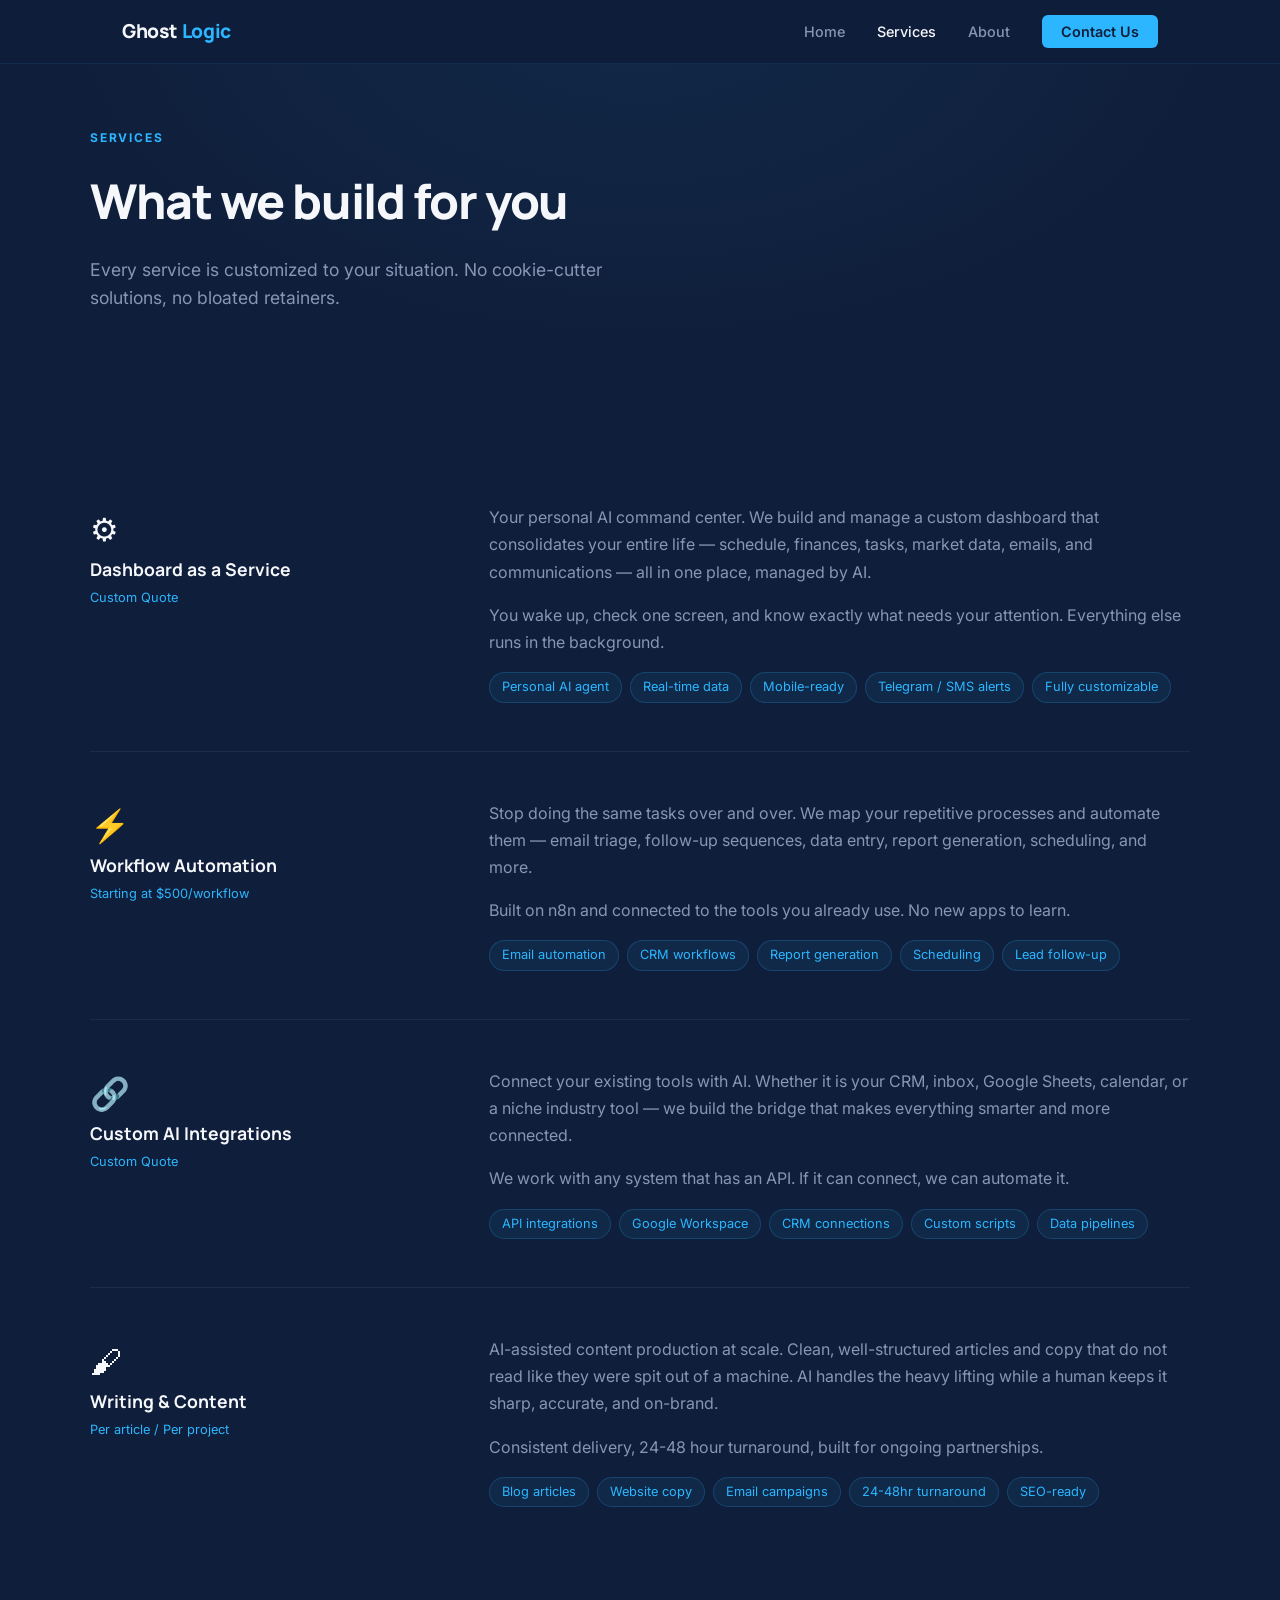
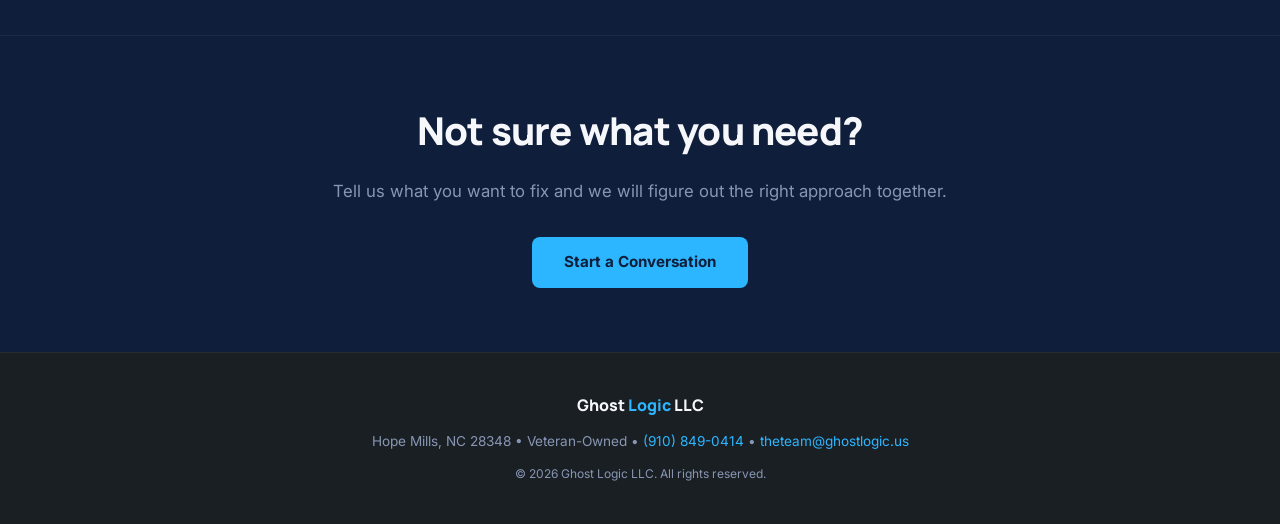
<file: ghost_logic_llc/website/services.html>
<!DOCTYPE html>
<html lang="en">
<head>
  <meta charset="UTF-8">
  <meta name="viewport" content="width=device-width, initial-scale=1.0">
  <title>Services — Ghost Logic LLC</title>
  <meta name="description" content="AI-powered services for individuals and small businesses. Dashboards, automation, integrations, and content.">
  <link rel="stylesheet" href="style.css">
</head>
<body>

<nav>
  <div class="nav-inner">
    <a href="index.html" class="nav-logo">Ghost <span>Logic</span></a>
    <ul class="nav-links">
      <li><a href="index.html">Home</a></li>
      <li><a href="services.html" class="active">Services</a></li>
      <li><a href="about.html">About</a></li>
      <li><a href="contact.html" class="nav-cta">Contact Us</a></li>
    </ul>
  </div>
</nav>

<div class="page-header">
  <div class="container">
    <div class="section-label">Services</div>
    <h1>What we build for you</h1>
    <p>Every service is customized to your situation. No cookie-cutter solutions, no bloated retainers.</p>
  </div>
</div>

<section>
  <div class="container">

    <div class="service-row">
      <div>
        <div class="card-icon" style="font-size:2rem;">&#9881;</div>
        <div class="service-label">Dashboard as a Service</div>
        <div class="service-price">Custom Quote</div>
      </div>
      <div>
        <p class="service-desc">Your personal AI command center. We build and manage a custom dashboard that consolidates your entire life — schedule, finances, tasks, market data, emails, and communications — all in one place, managed by AI.</p>
        <p class="service-desc">You wake up, check one screen, and know exactly what needs your attention. Everything else runs in the background.</p>
        <ul class="service-features">
          <li>Personal AI agent</li>
          <li>Real-time data</li>
          <li>Mobile-ready</li>
          <li>Telegram / SMS alerts</li>
          <li>Fully customizable</li>
        </ul>
      </div>
    </div>

    <div class="service-row">
      <div>
        <div class="card-icon" style="font-size:2rem;">&#9889;</div>
        <div class="service-label">Workflow Automation</div>
        <div class="service-price">Starting at $500/workflow</div>
      </div>
      <div>
        <p class="service-desc">Stop doing the same tasks over and over. We map your repetitive processes and automate them — email triage, follow-up sequences, data entry, report generation, scheduling, and more.</p>
        <p class="service-desc">Built on n8n and connected to the tools you already use. No new apps to learn.</p>
        <ul class="service-features">
          <li>Email automation</li>
          <li>CRM workflows</li>
          <li>Report generation</li>
          <li>Scheduling</li>
          <li>Lead follow-up</li>
        </ul>
      </div>
    </div>

    <div class="service-row">
      <div>
        <div class="card-icon" style="font-size:2rem;">&#128279;</div>
        <div class="service-label">Custom AI Integrations</div>
        <div class="service-price">Custom Quote</div>
      </div>
      <div>
        <p class="service-desc">Connect your existing tools with AI. Whether it is your CRM, inbox, Google Sheets, calendar, or a niche industry tool — we build the bridge that makes everything smarter and more connected.</p>
        <p class="service-desc">We work with any system that has an API. If it can connect, we can automate it.</p>
        <ul class="service-features">
          <li>API integrations</li>
          <li>Google Workspace</li>
          <li>CRM connections</li>
          <li>Custom scripts</li>
          <li>Data pipelines</li>
        </ul>
      </div>
    </div>

    <div class="service-row">
      <div>
        <div class="card-icon" style="font-size:2rem;">&#128396;</div>
        <div class="service-label">Writing &amp; Content</div>
        <div class="service-price">Per article / Per project</div>
      </div>
      <div>
        <p class="service-desc">AI-assisted content production at scale. Clean, well-structured articles and copy that do not read like they were spit out of a machine. AI handles the heavy lifting while a human keeps it sharp, accurate, and on-brand.</p>
        <p class="service-desc">Consistent delivery, 24-48 hour turnaround, built for ongoing partnerships.</p>
        <ul class="service-features">
          <li>Blog articles</li>
          <li>Website copy</li>
          <li>Email campaigns</li>
          <li>24-48hr turnaround</li>
          <li>SEO-ready</li>
        </ul>
      </div>
    </div>

  </div>
</section>

<hr class="divider">

<section style="text-align: center; padding: 4rem 2rem;">
  <div class="container">
    <h2 class="section-title">Not sure what you need?</h2>
    <p style="color: var(--text-dim); margin-bottom: 2rem; font-size: 1.05rem;">Tell us what you want to fix and we will figure out the right approach together.</p>
    <a href="contact.html" class="btn-primary">Start a Conversation</a>
  </div>
</section>

<footer>
  <div class="container">
    <span class="footer-logo">Ghost <span>Logic</span> LLC</span>
    <p>Hope Mills, NC 28348 &bull; Veteran-Owned &bull; <a href="tel:9108490414">(910) 849-0414</a> &bull; <a href="mailto:theteam@ghostlogic.us">theteam@ghostlogic.us</a></p>
    <p style="margin-top: 0.75rem; font-size: 0.75rem;">&copy; 2026 Ghost Logic LLC. All rights reserved.</p>
  </div>
</footer>

</body>
</html>
</file>
<file: ghost_logic_llc/website/style.css>
@import url('https://fonts.googleapis.com/css2?family=Inter:wght@300;400;500;600;700;800&family=Manrope:wght@400;600;700;800&display=swap');

* {
  margin: 0;
  padding: 0;
  box-sizing: border-box;
}

:root {
  --navy: #0F1E3A;
  --blue: #2CB6FF;
  --light: #F5F7FB;
  --mid: #E6E8EC;
  --charcoal: #1A1F24;
  --orange: #E26A2C;
  --text-dim: #8896B3;
  --card-bg: #162340;
}

html {
  scroll-behavior: smooth;
}

body {
  font-family: 'Inter', sans-serif;
  background-color: var(--navy);
  color: var(--light);
  line-height: 1.6;
}

/* NAV */
nav {
  position: fixed;
  top: 0;
  width: 100%;
  z-index: 100;
  background: rgba(15, 30, 58, 0.95);
  backdrop-filter: blur(12px);
  border-bottom: 1px solid rgba(44, 182, 255, 0.1);
  padding: 1rem 0;
}

.nav-inner {
  max-width: 1100px;
  margin: 0 auto;
  padding: 0 2rem;
  display: flex;
  align-items: center;
  justify-content: space-between;
}

.nav-logo {
  font-family: 'Manrope', sans-serif;
  font-weight: 800;
  font-size: 1.2rem;
  color: var(--light);
  text-decoration: none;
  letter-spacing: -0.02em;
}

.nav-logo span {
  color: var(--blue);
}

.nav-links {
  display: flex;
  gap: 2rem;
  list-style: none;
}

.nav-links a {
  color: var(--text-dim);
  text-decoration: none;
  font-size: 0.9rem;
  font-weight: 500;
  transition: color 0.2s;
}

.nav-links a:hover,
.nav-links a.active {
  color: var(--light);
}

.nav-cta {
  background: var(--blue);
  color: var(--navy) !important;
  padding: 0.5rem 1.2rem;
  border-radius: 6px;
  font-weight: 600 !important;
  transition: opacity 0.2s !important;
}

.nav-cta:hover {
  opacity: 0.85;
  color: var(--navy) !important;
}

/* SECTIONS */
section {
  padding: 5rem 2rem;
}

.container {
  max-width: 1100px;
  margin: 0 auto;
}

/* HERO */
.hero {
  min-height: 100vh;
  display: flex;
  align-items: center;
  padding-top: 80px;
  background: radial-gradient(ellipse at 60% 40%, rgba(44, 182, 255, 0.08) 0%, transparent 60%);
}

.hero-badge {
  display: inline-block;
  background: rgba(44, 182, 255, 0.1);
  border: 1px solid rgba(44, 182, 255, 0.3);
  color: var(--blue);
  font-size: 0.75rem;
  font-weight: 600;
  letter-spacing: 0.1em;
  text-transform: uppercase;
  padding: 0.4rem 1rem;
  border-radius: 999px;
  margin-bottom: 1.5rem;
}

.hero h1 {
  font-family: 'Manrope', sans-serif;
  font-size: clamp(2.2rem, 5vw, 3.8rem);
  font-weight: 800;
  line-height: 1.15;
  letter-spacing: -0.03em;
  margin-bottom: 1.5rem;
  max-width: 720px;
}

.hero h1 span {
  color: var(--blue);
}

.hero p {
  font-size: 1.15rem;
  color: var(--text-dim);
  max-width: 560px;
  margin-bottom: 2.5rem;
  line-height: 1.7;
}

.btn-group {
  display: flex;
  gap: 1rem;
  flex-wrap: wrap;
}

.btn-primary {
  background: var(--blue);
  color: var(--navy);
  padding: 0.85rem 2rem;
  border-radius: 8px;
  font-weight: 700;
  font-size: 0.95rem;
  text-decoration: none;
  transition: opacity 0.2s, transform 0.2s;
  display: inline-block;
}

.btn-primary:hover {
  opacity: 0.88;
  transform: translateY(-1px);
}

.btn-secondary {
  background: transparent;
  color: var(--light);
  padding: 0.85rem 2rem;
  border-radius: 8px;
  font-weight: 600;
  font-size: 0.95rem;
  text-decoration: none;
  border: 1px solid rgba(255,255,255,0.15);
  transition: border-color 0.2s, transform 0.2s;
  display: inline-block;
}

.btn-secondary:hover {
  border-color: var(--blue);
  transform: translateY(-1px);
}

/* SECTION LABELS */
.section-label {
  font-size: 0.75rem;
  font-weight: 700;
  letter-spacing: 0.15em;
  text-transform: uppercase;
  color: var(--blue);
  margin-bottom: 1rem;
}

.section-title {
  font-family: 'Manrope', sans-serif;
  font-size: clamp(1.8rem, 3vw, 2.6rem);
  font-weight: 800;
  letter-spacing: -0.02em;
  margin-bottom: 1rem;
}

.section-sub {
  color: var(--text-dim);
  font-size: 1.05rem;
  max-width: 560px;
  line-height: 1.7;
  margin-bottom: 3rem;
}

/* CARDS */
.card-grid {
  display: grid;
  grid-template-columns: repeat(auto-fit, minmax(280px, 1fr));
  gap: 1.5rem;
}

.card {
  background: var(--card-bg);
  border: 1px solid rgba(44, 182, 255, 0.1);
  border-radius: 12px;
  padding: 2rem;
  transition: border-color 0.2s, transform 0.2s;
}

.card:hover {
  border-color: rgba(44, 182, 255, 0.35);
  transform: translateY(-3px);
}

.card::before {
  content: '';
  display: block;
  width: 32px;
  height: 3px;
  background: var(--blue);
  border-radius: 2px;
  margin-bottom: 1.2rem;
}

.card h3 {
  font-family: 'Manrope', sans-serif;
  font-weight: 700;
  font-size: 1.1rem;
  margin-bottom: 0.6rem;
}

.card p {
  color: var(--text-dim);
  font-size: 0.9rem;
  line-height: 1.6;
}

/* DIVIDER */
.divider {
  border: none;
  border-top: 1px solid rgba(255,255,255,0.06);
  margin: 0;
}

/* WHY SECTION */
.why-grid {
  display: grid;
  grid-template-columns: repeat(auto-fit, minmax(220px, 1fr));
  gap: 2rem;
  margin-top: 3rem;
}

.why-item h4 {
  font-weight: 700;
  margin-bottom: 0.5rem;
  color: var(--light);
}

.why-item p {
  color: var(--text-dim);
  font-size: 0.9rem;
  line-height: 1.6;
}

.why-item .why-icon {
  color: var(--blue);
  font-size: 1.4rem;
  margin-bottom: 0.75rem;
}

/* FOOTER */
footer {
  background: var(--charcoal);
  border-top: 1px solid rgba(255,255,255,0.06);
  padding: 2.5rem 2rem;
  text-align: center;
}

footer p {
  color: var(--text-dim);
  font-size: 0.85rem;
}

footer a {
  color: var(--blue);
  text-decoration: none;
}

footer .footer-logo {
  font-family: 'Manrope', sans-serif;
  font-weight: 800;
  font-size: 1rem;
  color: var(--light);
  margin-bottom: 0.75rem;
  display: block;
}

footer .footer-logo span {
  color: var(--blue);
}

/* PAGE HEADER */
.page-header {
  padding: 8rem 2rem 4rem;
  background: radial-gradient(ellipse at 50% 0%, rgba(44, 182, 255, 0.07) 0%, transparent 70%);
}

.page-header h1 {
  font-family: 'Manrope', sans-serif;
  font-size: clamp(2rem, 4vw, 3rem);
  font-weight: 800;
  letter-spacing: -0.03em;
  margin-bottom: 1rem;
}

.page-header p {
  color: var(--text-dim);
  font-size: 1.1rem;
  max-width: 520px;
}

/* SERVICES PAGE */
.service-row {
  display: grid;
  grid-template-columns: 1fr 2fr;
  gap: 3rem;
  padding: 3rem 0;
  border-bottom: 1px solid rgba(255,255,255,0.06);
  align-items: start;
}

.service-row:last-child {
  border-bottom: none;
}

.service-label {
  font-family: 'Manrope', sans-serif;
  font-weight: 700;
  font-size: 1.1rem;
}

.service-price {
  font-size: 0.8rem;
  color: var(--blue);
  margin-top: 0.3rem;
}

.service-desc {
  color: var(--text-dim);
  line-height: 1.7;
  margin-bottom: 1rem;
}

.service-features {
  list-style: none;
  display: flex;
  flex-wrap: wrap;
  gap: 0.5rem;
}

.service-features li {
  background: rgba(44, 182, 255, 0.08);
  border: 1px solid rgba(44, 182, 255, 0.2);
  color: var(--blue);
  font-size: 0.8rem;
  padding: 0.25rem 0.75rem;
  border-radius: 999px;
}

/* ABOUT */
.about-grid {
  display: grid;
  grid-template-columns: 1fr 1fr;
  gap: 4rem;
  align-items: start;
}

.about-stat {
  margin-top: 2rem;
  display: grid;
  grid-template-columns: 1fr 1fr;
  gap: 1.5rem;
}

.stat-box {
  background: var(--card-bg);
  border: 1px solid rgba(44, 182, 255, 0.1);
  border-radius: 10px;
  padding: 1.5rem;
}

.stat-box .stat-num {
  font-family: 'Manrope', sans-serif;
  font-size: 2rem;
  font-weight: 800;
  color: var(--blue);
}

.stat-box .stat-label {
  font-size: 0.85rem;
  color: var(--text-dim);
  margin-top: 0.25rem;
}

/* CONTACT */
.contact-grid {
  display: grid;
  grid-template-columns: 1fr 1fr;
  gap: 4rem;
  align-items: start;
}

.contact-form {
  display: flex;
  flex-direction: column;
  gap: 1.2rem;
}

.form-group {
  display: flex;
  flex-direction: column;
  gap: 0.5rem;
}

.form-group label {
  font-size: 0.85rem;
  font-weight: 600;
  color: var(--text-dim);
  letter-spacing: 0.03em;
}

.form-group input,
.form-group textarea {
  background: var(--card-bg);
  border: 1px solid rgba(255,255,255,0.1);
  border-radius: 8px;
  padding: 0.85rem 1rem;
  color: var(--light);
  font-family: 'Inter', sans-serif;
  font-size: 0.95rem;
  transition: border-color 0.2s;
  outline: none;
}

.form-group input:focus,
.form-group textarea:focus {
  border-color: var(--blue);
}

.form-group textarea {
  resize: vertical;
  min-height: 140px;
}

.contact-info {
  display: flex;
  flex-direction: column;
  gap: 1.5rem;
}

.contact-item h4 {
  font-weight: 600;
  font-size: 0.85rem;
  color: var(--text-dim);
  text-transform: uppercase;
  letter-spacing: 0.08em;
  margin-bottom: 0.3rem;
}

.contact-item p,
.contact-item a {
  color: var(--light);
  text-decoration: none;
  font-size: 1rem;
}

.contact-item a:hover {
  color: var(--blue);
}

/* RESPONSIVE */
@media (max-width: 768px) {
  .nav-links { display: none; }
  .about-grid,
  .contact-grid { grid-template-columns: 1fr; }
  .service-row { grid-template-columns: 1fr; gap: 1rem; }
  .hero h1 { font-size: 2rem; }
}
</file>
